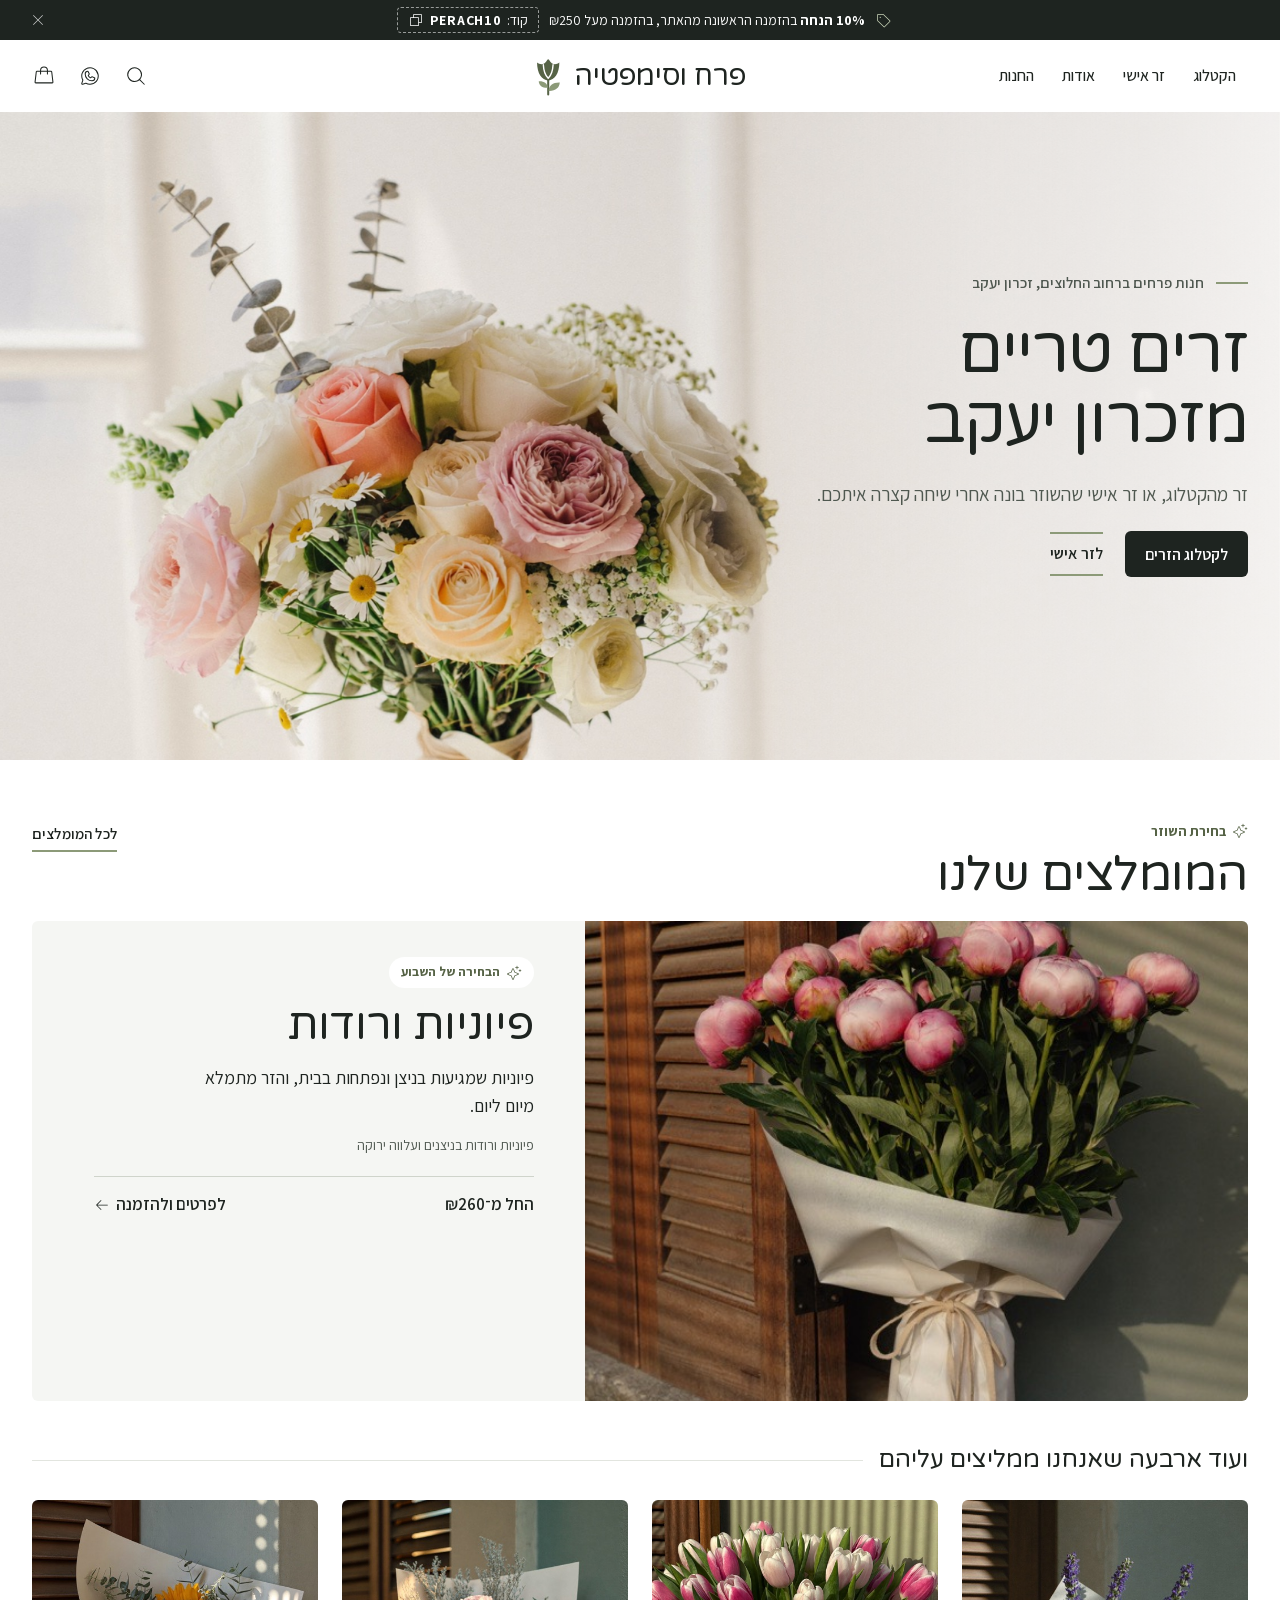
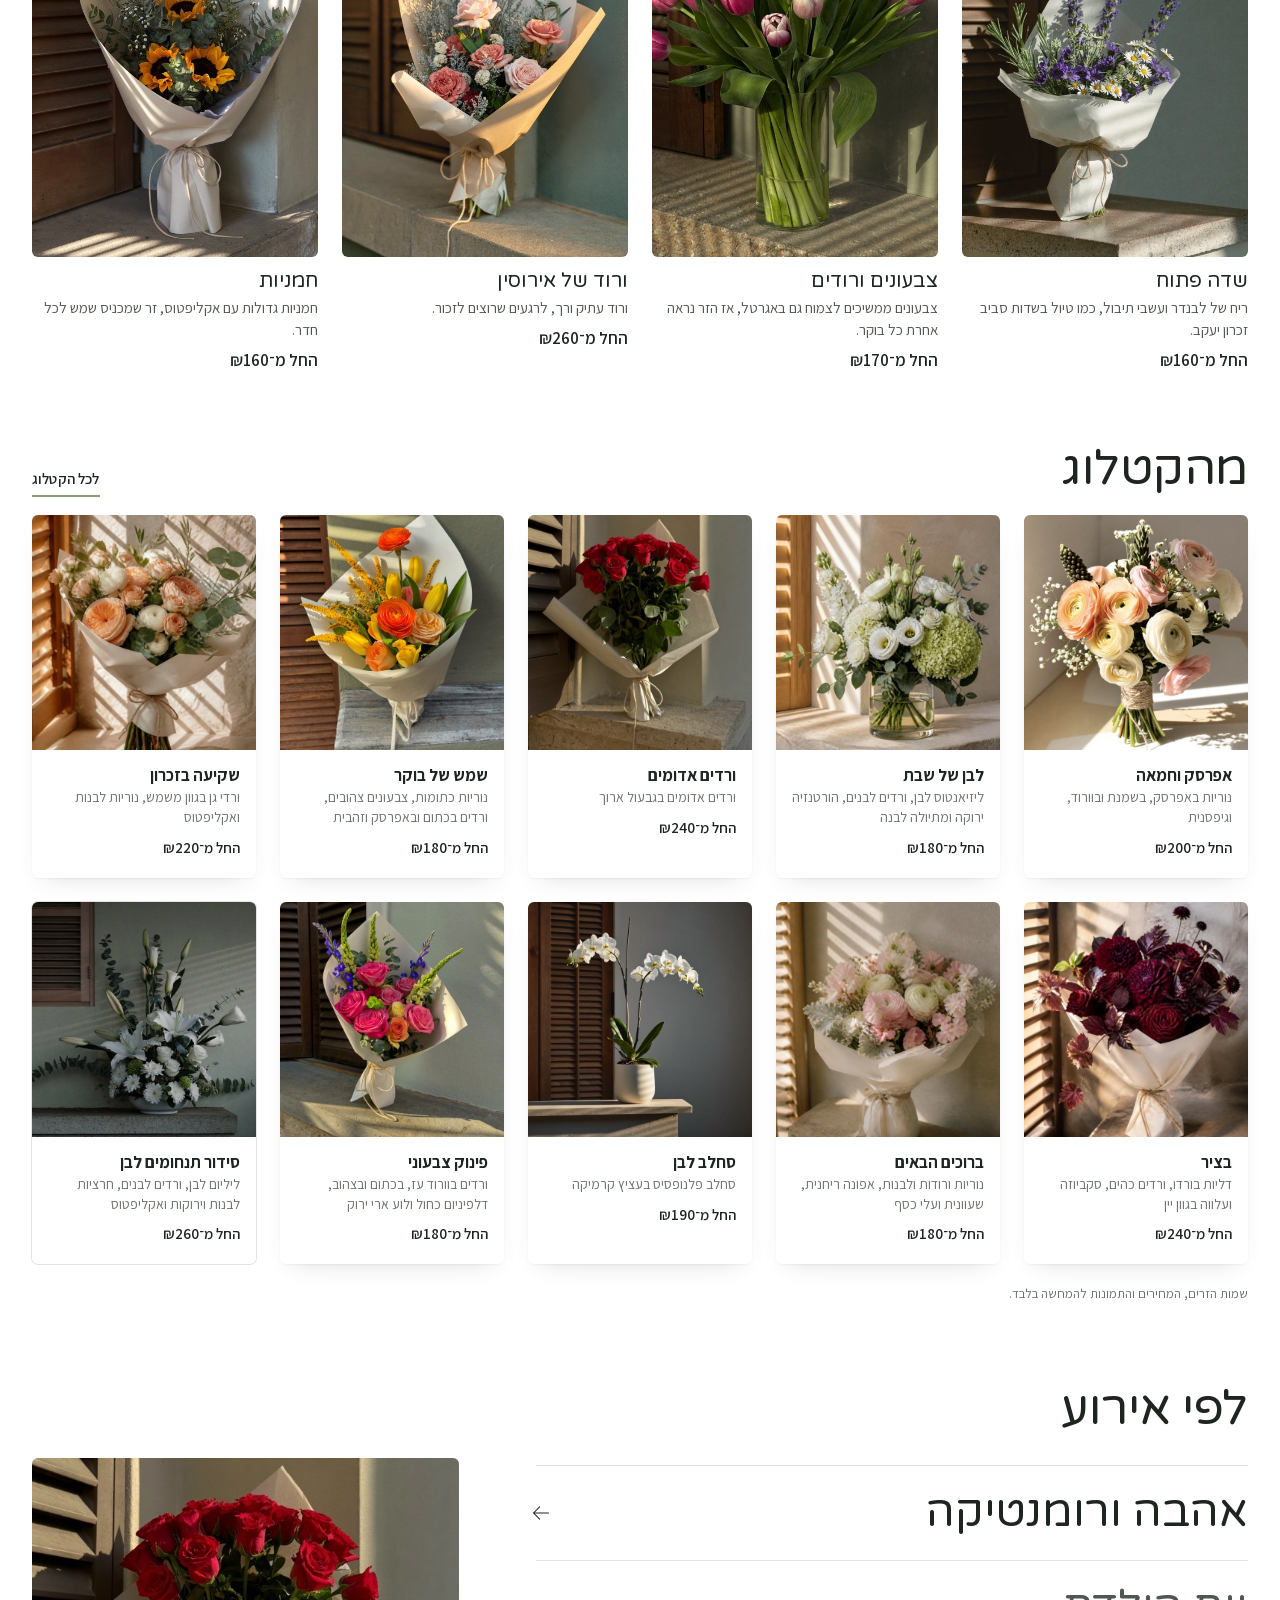
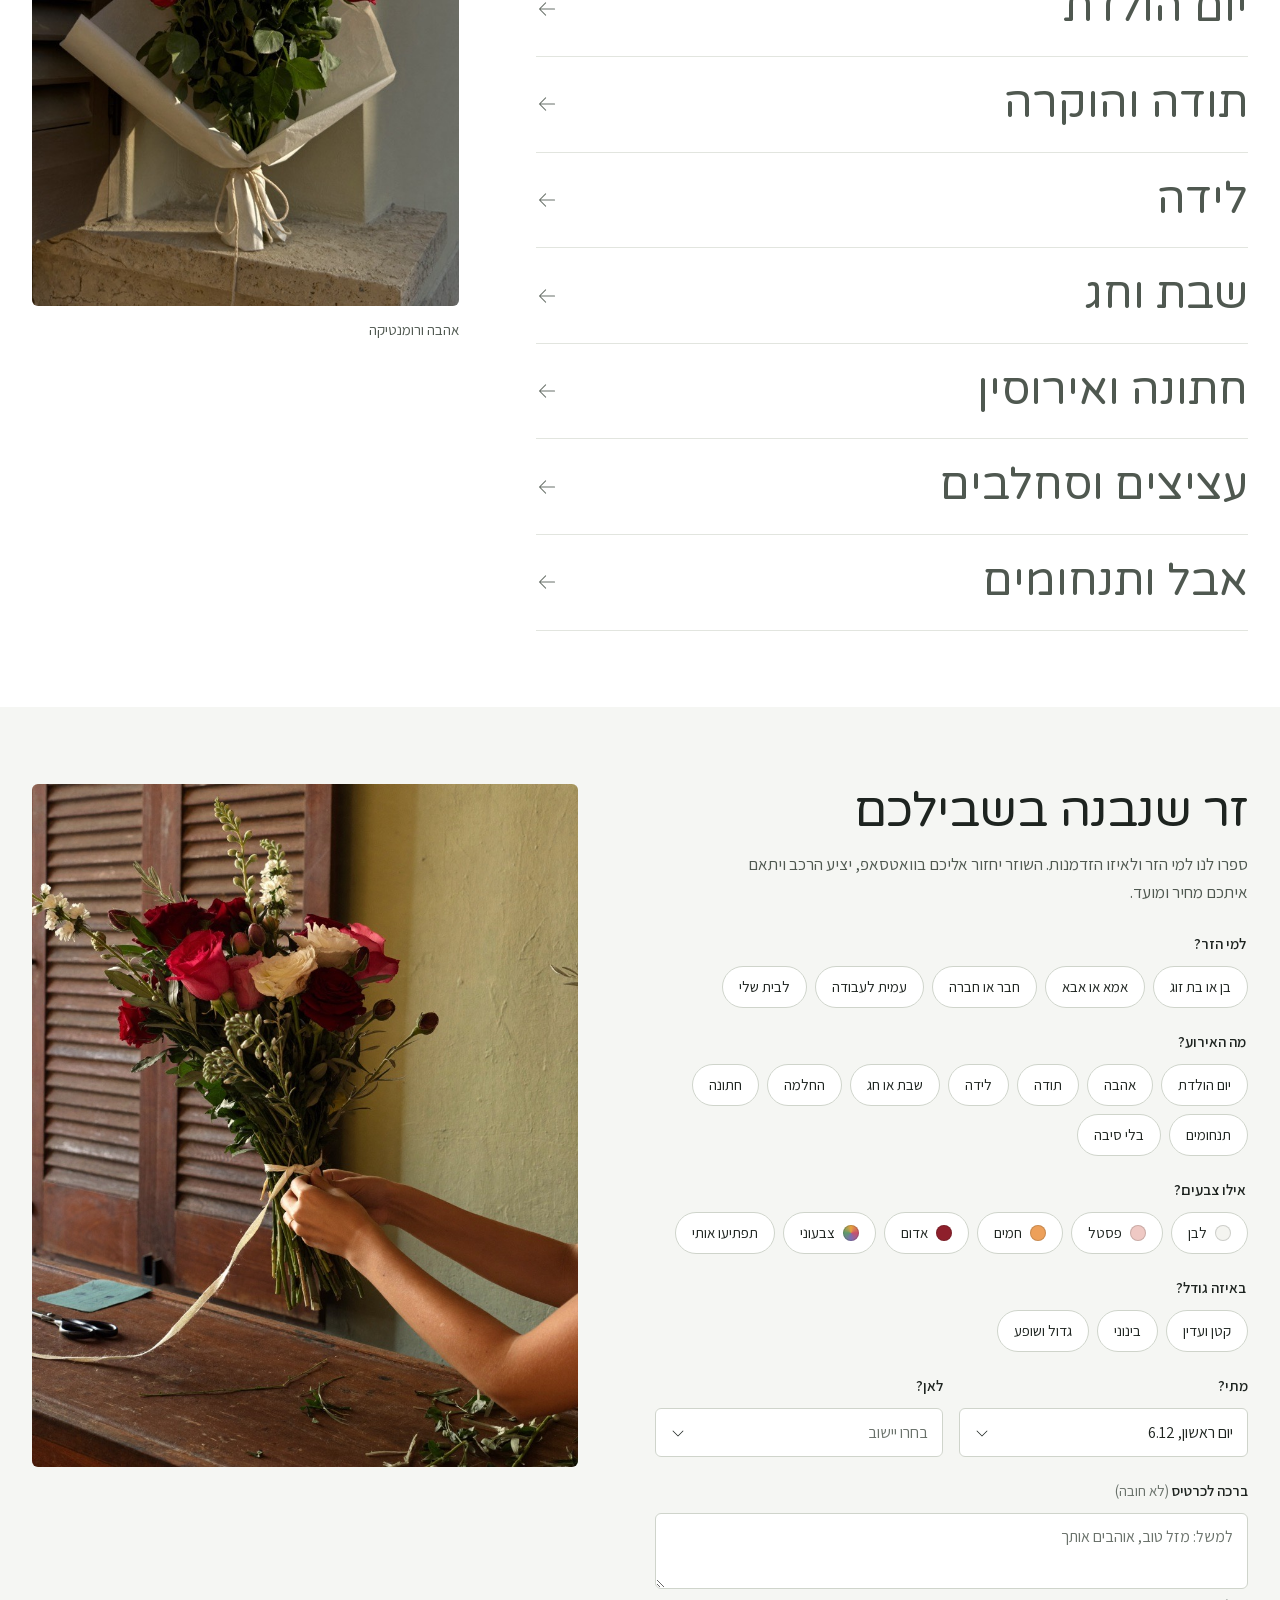
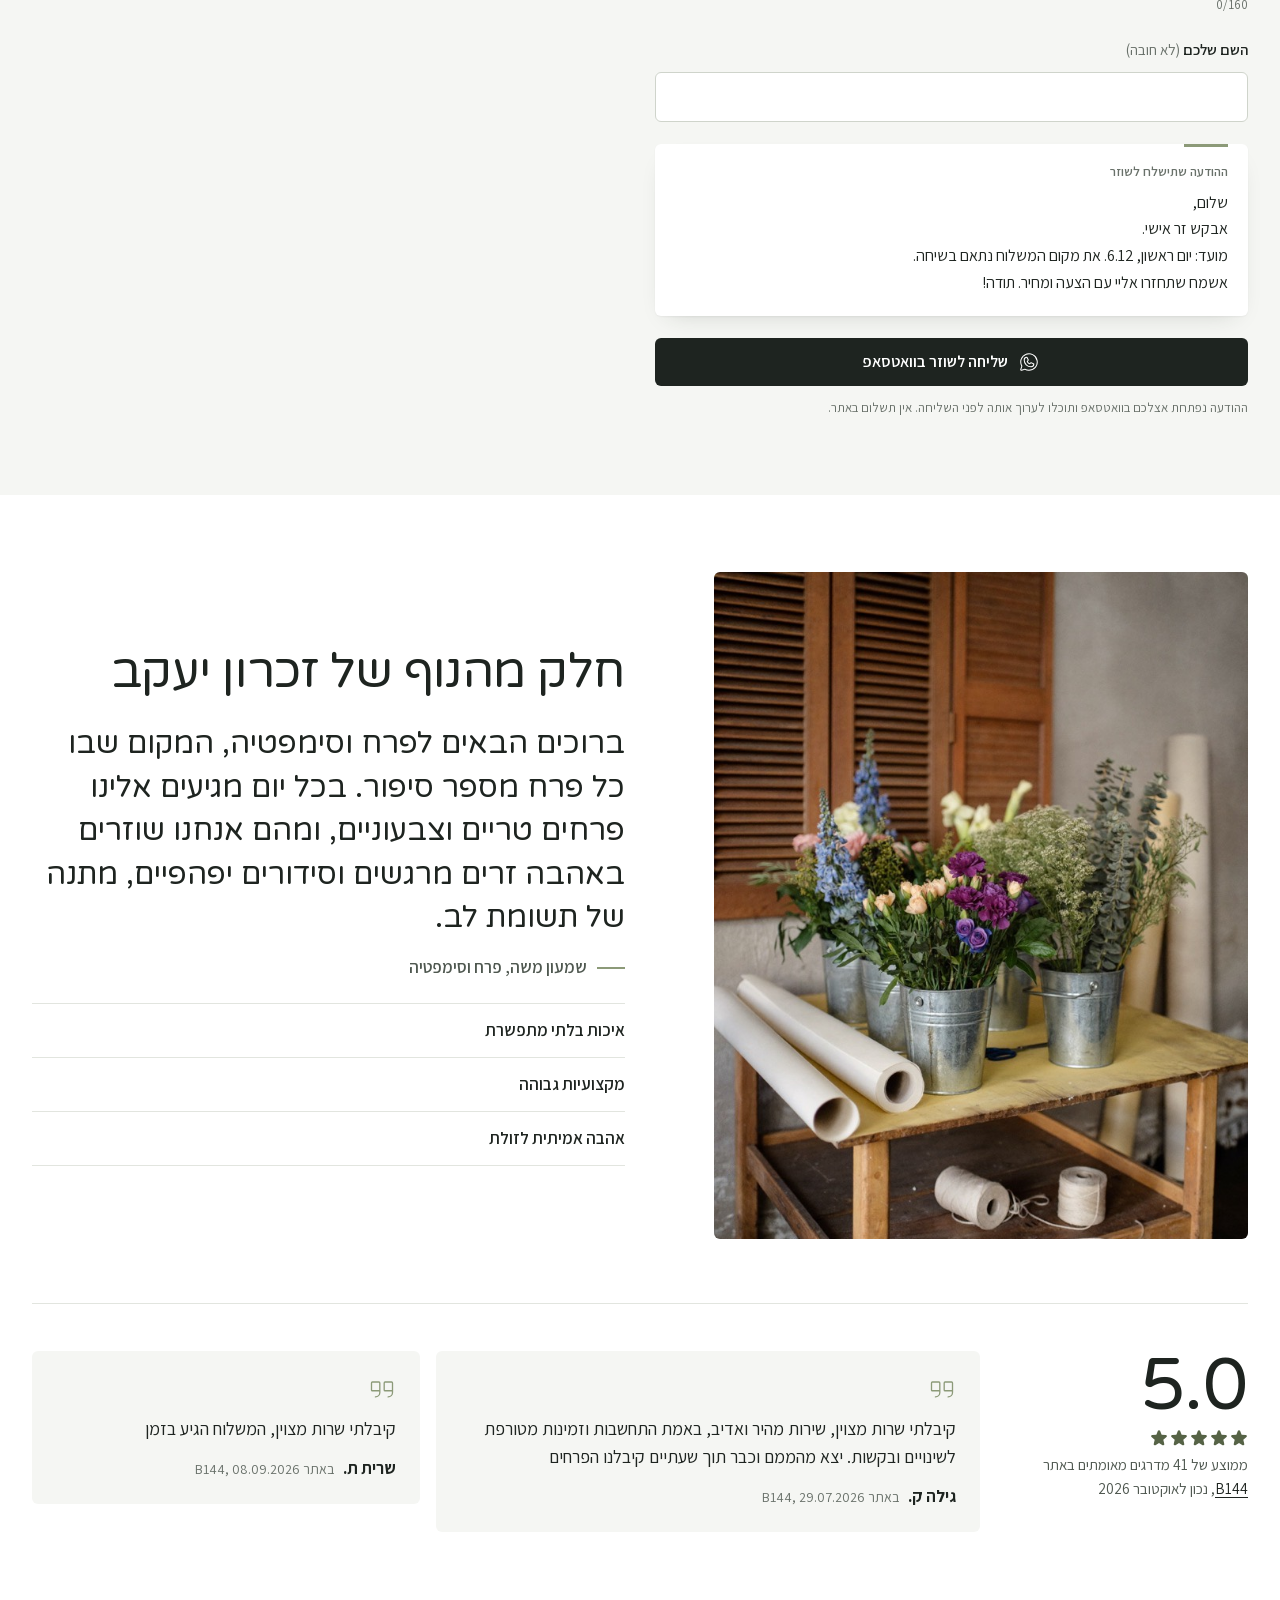
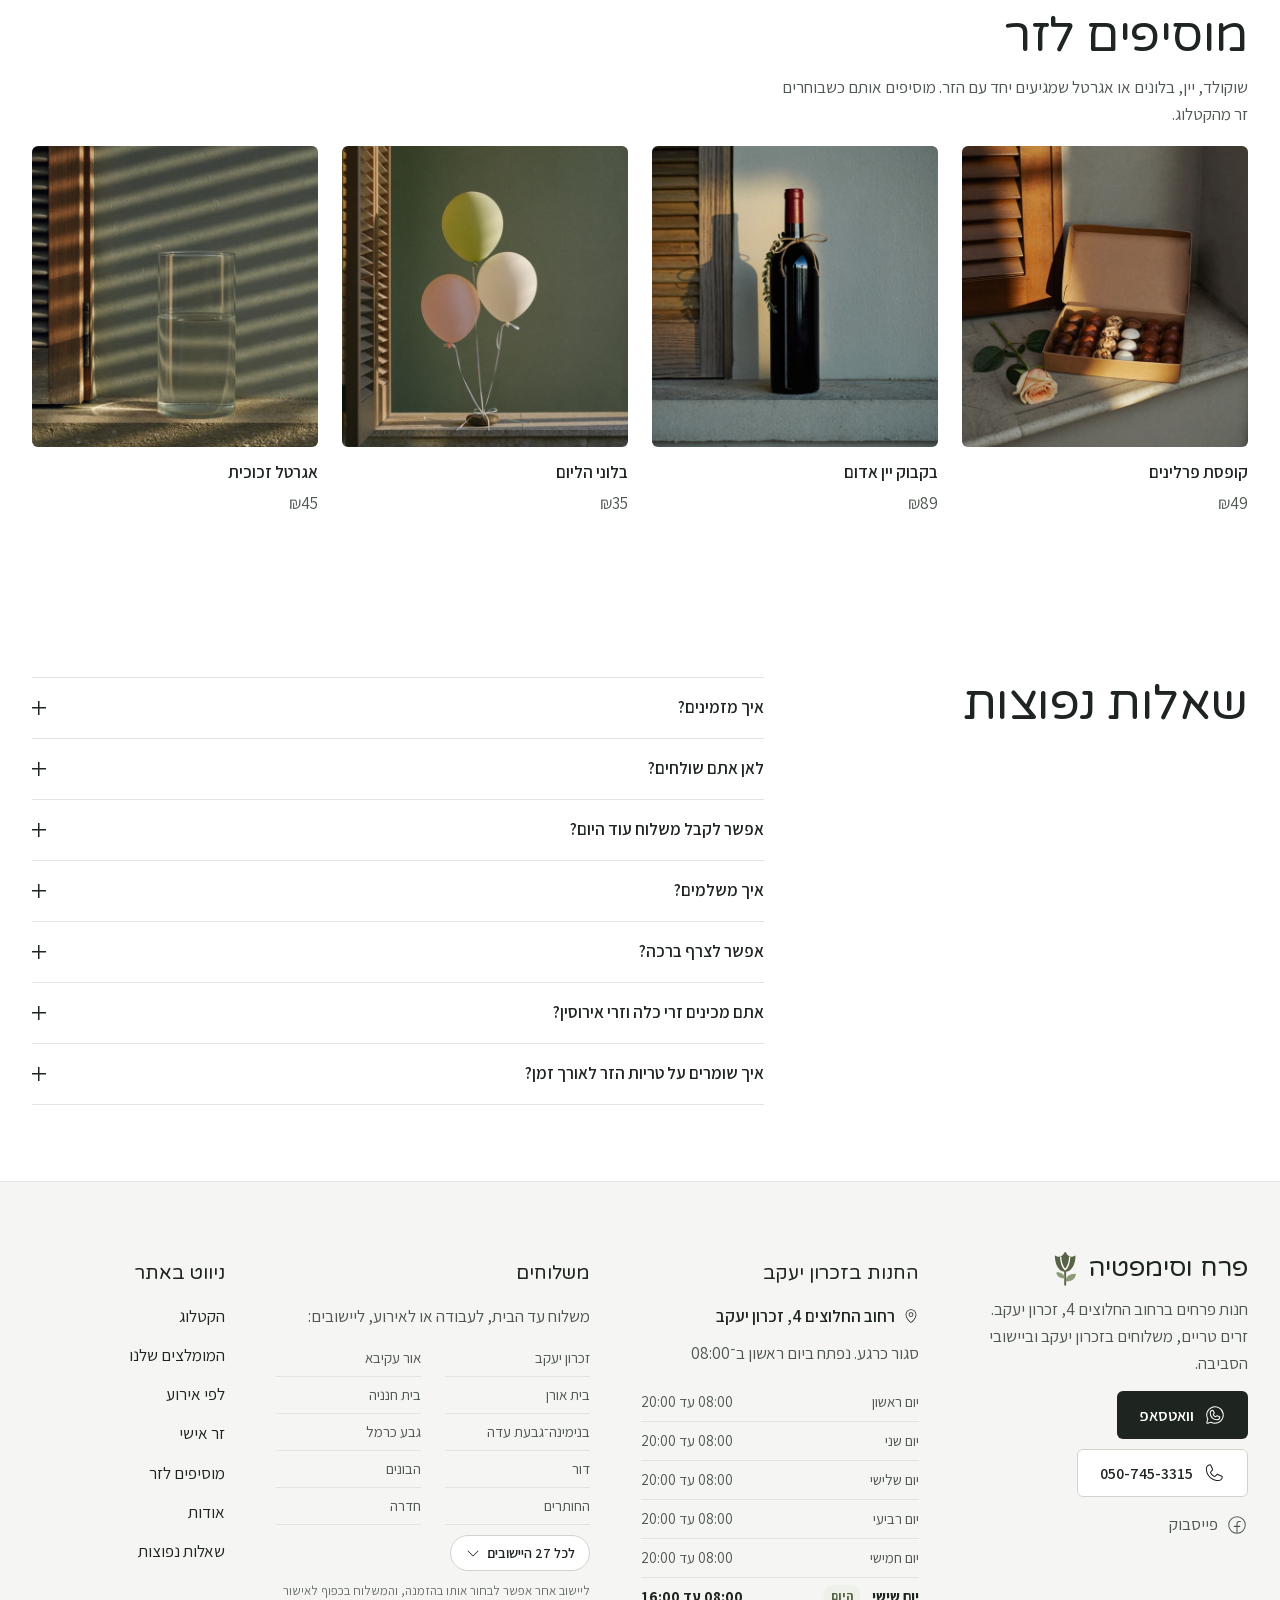
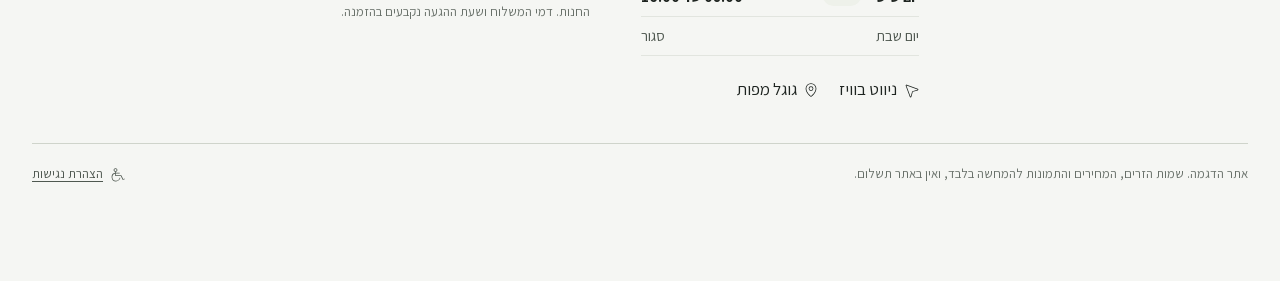
<file: index.html>
<!doctype html>
<html lang="he" dir="rtl">
<head>
  <meta charset="utf-8">
  <meta name="viewport" content="width=device-width, initial-scale=1, viewport-fit=cover">
  <title>פרח וסימפטיה | חנות פרחים בזכרון יעקב</title>
  <meta name="description" content="פרח וסימפטיה, חנות הפרחים של שמעון משה ברחוב החלוצים 4 בזכרון יעקב. זרים מהקטלוג או זר אישי שנבנה אחרי שיחה עם השוזר, עם משלוחים בזכרון יעקב והסביבה.">
  <meta name="theme-color" content="#ffffff">
  <meta name="robots" content="noindex, nofollow">
  <meta property="og:type" content="website">
  <meta property="og:locale" content="he_IL">
  <meta property="og:site_name" content="פרח וסימפטיה">
  <meta property="og:title" content="פרח וסימפטיה | חנות פרחים בזכרון יעקב">
  <meta property="og:description" content="פרח וסימפטיה, חנות הפרחים של שמעון משה ברחוב החלוצים 4 בזכרון יעקב. זרים מהקטלוג או זר אישי שנבנה אחרי שיחה עם השוזר, עם משלוחים בזכרון יעקב והסביבה.">
  <meta property="og:image" content="assets/img/og.jpg">
  <link rel="icon" href="assets/favicon.svg" type="image/svg+xml">
  <link rel="preload" href="assets/fonts/assistant-hebrew.woff2" as="font" type="font/woff2" crossorigin>
  <link rel="preload" href="assets/fonts/varela-hebrew.woff2" as="font" type="font/woff2" crossorigin>
  <link rel="preload" href="assets/img/hero-tall.jpg" as="image" media="(max-width: 899px)">
  <link rel="preload" href="assets/img/hero-wide.jpg" as="image" media="(min-width: 900px)">
  <link rel="stylesheet" href="assets/css/styles.css?v=202610151030">
</head>
<body data-page="index">
<script>try{if(localStorage.getItem('pv-promo-closed'))document.documentElement.classList.add('promo-closed')}catch(e){}</script>
<svg xmlns="http://www.w3.org/2000/svg" style="display:none" aria-hidden="true"><symbol id="i-arrow-left" viewBox="0 0 256 256"><path d="M222,128a6,6,0,0,1-6,6H54.49l61.75,61.76a6,6,0,1,1-8.48,8.48l-72-72a6,6,0,0,1,0-8.48l72-72a6,6,0,0,1,8.48,8.48L54.49,122H216A6,6,0,0,1,222,128Z"/></symbol><symbol id="i-arrow-right" viewBox="0 0 256 256"><path d="M220.24,132.24l-72,72a6,6,0,0,1-8.48-8.48L201.51,134H40a6,6,0,0,1,0-12H201.51L139.76,60.24a6,6,0,0,1,8.48-8.48l72,72A6,6,0,0,1,220.24,132.24Z"/></symbol><symbol id="i-arrow-up-left" viewBox="0 0 256 256"><path d="M196.24,196.24a6,6,0,0,1-8.48,0L70,78.48V168a6,6,0,0,1-12,0V64a6,6,0,0,1,6-6H168a6,6,0,0,1,0,12H78.48L196.24,187.76A6,6,0,0,1,196.24,196.24Z"/></symbol><symbol id="i-calendar-blank" viewBox="0 0 256 256"><path d="M208,34H182V24a6,6,0,0,0-12,0V34H86V24a6,6,0,0,0-12,0V34H48A14,14,0,0,0,34,48V208a14,14,0,0,0,14,14H208a14,14,0,0,0,14-14V48A14,14,0,0,0,208,34ZM48,46H74V56a6,6,0,0,0,12,0V46h84V56a6,6,0,0,0,12,0V46h26a2,2,0,0,1,2,2V82H46V48A2,2,0,0,1,48,46ZM208,210H48a2,2,0,0,1-2-2V94H210V208A2,2,0,0,1,208,210Z"/></symbol><symbol id="i-caret-down" viewBox="0 0 256 256"><path d="M212.24,100.24l-80,80a6,6,0,0,1-8.48,0l-80-80a6,6,0,0,1,8.48-8.48L128,167.51l75.76-75.75a6,6,0,0,1,8.48,8.48Z"/></symbol><symbol id="i-caret-left" viewBox="0 0 256 256"><path d="M164.24,203.76a6,6,0,1,1-8.48,8.48l-80-80a6,6,0,0,1,0-8.48l80-80a6,6,0,0,1,8.48,8.48L88.49,128Z"/></symbol><symbol id="i-chat-circle-text" viewBox="0 0 256 256"><path d="M166,112a6,6,0,0,1-6,6H96a6,6,0,0,1,0-12h64A6,6,0,0,1,166,112Zm-6,26H96a6,6,0,0,0,0,12h64a6,6,0,0,0,0-12Zm70-10A102,102,0,0,1,79.31,217.65L44.44,229.27a14,14,0,0,1-17.71-17.71l11.62-34.87A102,102,0,1,1,230,128Zm-12,0A90,90,0,1,0,50.08,173.06a6,6,0,0,1,.5,4.91L38.12,215.35a2,2,0,0,0,2.53,2.53L78,205.42a6.2,6.2,0,0,1,1.9-.31,6.09,6.09,0,0,1,3,.81A90,90,0,0,0,218,128Z"/></symbol><symbol id="i-check-circle" viewBox="0 0 256 256"><path d="M172.24,99.76a6,6,0,0,1,0,8.48l-56,56a6,6,0,0,1-8.48,0l-24-24a6,6,0,0,1,8.48-8.48L112,151.51l51.76-51.75A6,6,0,0,1,172.24,99.76ZM230,128A102,102,0,1,1,128,26,102.12,102.12,0,0,1,230,128Zm-12,0a90,90,0,1,0-90,90A90.1,90.1,0,0,0,218,128Z"/></symbol><symbol id="i-check" viewBox="0 0 256 256"><path d="M228.24,76.24l-128,128a6,6,0,0,1-8.48,0l-56-56a6,6,0,0,1,8.48-8.48L96,191.51,219.76,67.76a6,6,0,0,1,8.48,8.48Z"/></symbol><symbol id="i-clock" viewBox="0 0 256 256"><path d="M128,26A102,102,0,1,0,230,128,102.12,102.12,0,0,0,128,26Zm0,192a90,90,0,1,1,90-90A90.1,90.1,0,0,1,128,218Zm62-90a6,6,0,0,1-6,6H128a6,6,0,0,1-6-6V72a6,6,0,0,1,12,0v50h50A6,6,0,0,1,190,128Z"/></symbol><symbol id="i-facebook-logo" viewBox="0 0 256 256"><path d="M128,26A102,102,0,1,0,230,128,102.12,102.12,0,0,0,128,26Zm6,191.8V150h26a6,6,0,0,0,0-12H134V112a18,18,0,0,1,18-18h16a6,6,0,0,0,0-12H152a30,30,0,0,0-30,30v26H96a6,6,0,0,0,0,12h26v67.8a90,90,0,1,1,12,0Z"/></symbol><symbol id="i-flower-lotus" viewBox="0 0 256 256"><path d="M244.1,122.63a13.56,13.56,0,0,0-8.3-6.4,72.62,72.62,0,0,0-24.17-2c4.67-20.63,1.62-36.91-1.45-46.4A14.16,14.16,0,0,0,193.7,58.3a84.21,84.21,0,0,0-29.76,13.11,92.6,92.6,0,0,0-27.52-34.6,14,14,0,0,0-16.85,0,92.7,92.7,0,0,0-27.51,34.6A84.16,84.16,0,0,0,62.29,58.3a14.15,14.15,0,0,0-16.47,9.54c-3.07,9.49-6.12,25.77-1.45,46.4a72.62,72.62,0,0,0-24.17,2,13.56,13.56,0,0,0-8.3,6.4,14,14,0,0,0-1.4,10.74C13.81,145.66,24,169,54.92,187.51S113.29,206,128,206s42.12,0,73.06-18.49,41.11-41.85,44.42-54.14A14,14,0,0,0,244.1,122.63ZM168.48,82.9A73.1,73.1,0,0,1,196.22,70a2.2,2.2,0,0,1,2.54,1.5C202.7,83.72,206.57,109,188.17,141a129.75,129.75,0,0,1-28,33.37C167.85,161,174,142.93,174,119.17A116.13,116.13,0,0,0,168.48,82.9ZM57.24,71.53A2.2,2.2,0,0,1,59.78,70,73.1,73.1,0,0,1,87.52,82.9,116.13,116.13,0,0,0,82,119.17c0,23.76,6.15,41.85,13.81,55.17a129.58,129.58,0,0,1-28-33.37C49.43,109,53.3,83.72,57.24,71.53ZM61.08,177.2c-27.3-16.31-36.15-36.42-39-47a2.08,2.08,0,0,1,.21-1.61,1.71,1.71,0,0,1,1-.8A62.16,62.16,0,0,1,48,126.72,126.25,126.25,0,0,0,57.43,147a141,141,0,0,0,41,44.72A114.83,114.83,0,0,1,61.08,177.2ZM128,192.86c-8.68-6.2-34-28.2-34-73.69,0-43.36,22.94-65.34,32.8-72.78a2,2,0,0,1,2.4,0c9.86,7.44,32.8,29.42,32.8,72.78C162,164.94,136.81,186.67,128,192.86Zm105.9-62.62c-2.85,10.54-11.7,30.65-39,47a114.83,114.83,0,0,1-37.38,14.47,141,141,0,0,0,41-44.72A126.25,126.25,0,0,0,208,126.72a62.16,62.16,0,0,1,24.73,1.11,1.71,1.71,0,0,1,1,.8A2.08,2.08,0,0,1,233.92,130.24Z"/></symbol><symbol id="i-funnel-simple" viewBox="0 0 256 256"><path d="M198,136a6,6,0,0,1-6,6H64a6,6,0,0,1,0-12H192A6,6,0,0,1,198,136Zm34-54H24a6,6,0,0,0,0,12H232a6,6,0,0,0,0-12Zm-80,96H104a6,6,0,0,0,0,12h48a6,6,0,0,0,0-12Z"/></symbol><symbol id="i-gift" viewBox="0 0 256 256"><path d="M216,74H174.74a46.41,46.41,0,0,0,6-4.48,27.56,27.56,0,0,0,9.22-20A30.63,30.63,0,0,0,158.5,18a27.56,27.56,0,0,0-20,9.22A57.1,57.1,0,0,0,128,45.76a57.1,57.1,0,0,0-10.48-18.53A27.56,27.56,0,0,0,97.5,18,30.63,30.63,0,0,0,66,49.51a27.56,27.56,0,0,0,9.22,20,45.74,45.74,0,0,0,6,4.48H40A14,14,0,0,0,26,88v32a14,14,0,0,0,14,14h2v66a14,14,0,0,0,14,14H200a14,14,0,0,0,14-14V134h2a14,14,0,0,0,14-14V88A14,14,0,0,0,216,74ZM135.77,63c2.25-12.12,6.29-21.75,11.69-27.85A15.68,15.68,0,0,1,158.86,30h.55A18.6,18.6,0,0,1,178,49.14a15.68,15.68,0,0,1-5.18,11.4C162.1,70,143.92,72.83,134.34,73.65,134.59,70.76,135,67.08,135.77,63ZM83.45,35.45A18.69,18.69,0,0,1,96.59,30h.55a15.68,15.68,0,0,1,11.4,5.18C118,45.9,120.83,64.08,121.65,73.66c-2.89-.25-6.57-.68-10.61-1.43C98.92,70,89.29,65.94,83.19,60.53A15.64,15.64,0,0,1,78,49.14,18.65,18.65,0,0,1,83.45,35.45ZM38,120V88a2,2,0,0,1,2-2h82v36H40A2,2,0,0,1,38,120Zm16,80V134h68v68H56A2,2,0,0,1,54,200Zm148,0a2,2,0,0,1-2,2H134V134h68Zm16-80a2,2,0,0,1-2,2H134V86h82a2,2,0,0,1,2,2Z"/></symbol><symbol id="i-handbag" viewBox="0 0 256 256"><path d="M237.9,198.36l-14.25-120a14.06,14.06,0,0,0-14-12.36H174V64a46,46,0,0,0-92,0v2H46.33a14.06,14.06,0,0,0-14,12.36l-14.25,120a14,14,0,0,0,14,15.64H223.92a14,14,0,0,0,14-15.64ZM94,64a34,34,0,0,1,68,0v2H94ZM225.5,201.3a2.07,2.07,0,0,1-1.58.7H32.08a2.07,2.07,0,0,1-1.58-.7,1.92,1.92,0,0,1-.49-1.53l14.26-120A2,2,0,0,1,46.33,78H82v26a6,6,0,0,0,12,0V78h68v26a6,6,0,0,0,12,0V78h35.67a2,2,0,0,1,2.06,1.77l14.26,120A1.92,1.92,0,0,1,225.5,201.3Z"/></symbol><symbol id="i-list" viewBox="0 0 256 256"><path d="M222,128a6,6,0,0,1-6,6H40a6,6,0,0,1,0-12H216A6,6,0,0,1,222,128ZM40,70H216a6,6,0,0,0,0-12H40a6,6,0,0,0,0,12ZM216,186H40a6,6,0,0,0,0,12H216a6,6,0,0,0,0-12Z"/></symbol><symbol id="i-map-pin" viewBox="0 0 256 256"><path d="M128,66a38,38,0,1,0,38,38A38,38,0,0,0,128,66Zm0,64a26,26,0,1,1,26-26A26,26,0,0,1,128,130Zm0-112a86.1,86.1,0,0,0-86,86c0,30.91,14.34,63.74,41.47,94.94a252.32,252.32,0,0,0,41.09,38,6,6,0,0,0,6.88,0,252.32,252.32,0,0,0,41.09-38c27.13-31.2,41.47-64,41.47-94.94A86.1,86.1,0,0,0,128,18Zm0,206.51C113,212.93,54,163.62,54,104a74,74,0,0,1,148,0C202,163.62,143,212.93,128,224.51Z"/></symbol><symbol id="i-minus" viewBox="0 0 256 256"><path d="M222,128a6,6,0,0,1-6,6H40a6,6,0,0,1,0-12H216A6,6,0,0,1,222,128Z"/></symbol><symbol id="i-navigation-arrow" viewBox="0 0 256 256"><path d="M236.65,108.1,60.72,42.83l-.13,0A14,14,0,0,0,42.78,60.59s0,.09,0,.13L108.1,236.65A13.77,13.77,0,0,0,121.28,246h.26a13.8,13.8,0,0,0,13.14-9.88l0-.15,22.14-79.1L236,134.73l.15,0a14,14,0,0,0,.53-26.58Zm-4,15.1-82.26,23a6,6,0,0,0-4.16,4.16l-23,82.26a1.85,1.85,0,0,1-1.86,1.36,1.82,1.82,0,0,1-1.92-1.35.61.61,0,0,0,0-.12L54.11,56.62a2,2,0,0,1,2.51-2.51l175.91,65.26.12,0a2,2,0,0,1,0,3.79Z"/></symbol><symbol id="i-phone" viewBox="0 0 256 256"><path d="M221.59,160.3l-47.24-21.17a14,14,0,0,0-13.28,1.22,4.81,4.81,0,0,0-.56.42l-24.69,21a1.88,1.88,0,0,1-1.68.06c-15.87-7.66-32.31-24-40-39.65a1.91,1.91,0,0,1,0-1.68l21.07-25a6.13,6.13,0,0,0,.42-.58,14,14,0,0,0,1.12-13.27L95.73,34.49a14,14,0,0,0-14.56-8.38A54.24,54.24,0,0,0,34,80c0,78.3,63.7,142,142,142a54.25,54.25,0,0,0,53.89-47.17A14,14,0,0,0,221.59,160.3ZM176,210C104.32,210,46,151.68,46,80A42.23,42.23,0,0,1,82.67,38h.23a2,2,0,0,1,1.84,1.31l21.1,47.11a2,2,0,0,1,0,1.67L84.73,113.15a4.73,4.73,0,0,0-.43.57,14,14,0,0,0-.91,13.73c8.87,18.16,27.17,36.32,45.53,45.19a14,14,0,0,0,13.77-1c.19-.13.38-.27.56-.42l24.68-21a1.92,1.92,0,0,1,1.6-.1l47.25,21.17a2,2,0,0,1,1.21,2A42.24,42.24,0,0,1,176,210Z"/></symbol><symbol id="i-pencil-simple" viewBox="0 0 256 256"><path d="M225.91,74.79,181.22,30.1a14,14,0,0,0-19.8,0L38.1,153.41a13.94,13.94,0,0,0-4.1,9.9V208a14,14,0,0,0,14,14H92.69a13.94,13.94,0,0,0,9.9-4.1L225.91,94.59A14,14,0,0,0,225.91,74.79ZM94.1,209.41a2,2,0,0,1-1.41.59H48a2,2,0,0,1-2-2V163.31a2,2,0,0,1,.59-1.41L136,72.48,183.52,120ZM217.41,86.1,192,111.51,144.49,64,169.9,38.59a2,2,0,0,1,2.83,0l44.68,44.69A2,2,0,0,1,217.41,86.1Z"/></symbol><symbol id="i-plus" viewBox="0 0 256 256"><path d="M222,128a6,6,0,0,1-6,6H134v82a6,6,0,0,1-12,0V134H40a6,6,0,0,1,0-12h82V40a6,6,0,0,1,12,0v82h82A6,6,0,0,1,222,128Z"/></symbol><symbol id="i-quotes" viewBox="0 0 256 256"><path d="M100,58H40A14,14,0,0,0,26,72v64a14,14,0,0,0,14,14h62v10a34,34,0,0,1-34,34,6,6,0,0,0,0,12,46.06,46.06,0,0,0,46-46V72A14,14,0,0,0,100,58Zm2,80H40a2,2,0,0,1-2-2V72a2,2,0,0,1,2-2h60a2,2,0,0,1,2,2ZM216,58H156a14,14,0,0,0-14,14v64a14,14,0,0,0,14,14h62v10a34,34,0,0,1-34,34,6,6,0,0,0,0,12,46.06,46.06,0,0,0,46-46V72A14,14,0,0,0,216,58Zm2,80H156a2,2,0,0,1-2-2V72a2,2,0,0,1,2-2h60a2,2,0,0,1,2,2Z"/></symbol><symbol id="i-sort-ascending" viewBox="0 0 256 256"><path d="M126,128a6,6,0,0,1-6,6H48a6,6,0,0,1,0-12h72A6,6,0,0,1,126,128ZM48,70H184a6,6,0,0,0,0-12H48a6,6,0,0,0,0,12Zm56,116H48a6,6,0,0,0,0,12h56a6,6,0,0,0,0-12Zm124.24-22.24a6,6,0,0,0-8.48,0L190,193.51V112a6,6,0,0,0-12,0v81.51l-29.76-29.75a6,6,0,0,0-8.48,8.48l40,40a6,6,0,0,0,8.48,0l40-40A6,6,0,0,0,228.24,163.76Z"/></symbol><symbol id="i-star" viewBox="0 0 256 256"><path d="M234.29,114.85l-45,38.83L203,211.75a16.4,16.4,0,0,1-24.5,17.82L128,198.49,77.47,229.57A16.4,16.4,0,0,1,53,211.75l13.76-58.07-45-38.83A16.46,16.46,0,0,1,31.08,86l59-4.76,22.76-55.08a16.36,16.36,0,0,1,30.27,0l22.75,55.08,59,4.76a16.46,16.46,0,0,1,9.37,28.86Z"/></symbol><symbol id="i-storefront" viewBox="0 0 256 256"><path d="M26.22,94.41A6,6,0,0,0,26,96v16A38,38,0,0,0,42,143V216a6,6,0,0,0,6,6H208a6,6,0,0,0,6-6V143A38,38,0,0,0,230,112V96a5.91,5.91,0,0,0-.23-1.64L215.43,44.15A14.07,14.07,0,0,0,202,34H54A14.07,14.07,0,0,0,40.57,44.15Zm25.89-47A2,2,0,0,1,54,46H202a2,2,0,0,1,1.92,1.45L216.05,90H40ZM102,102h52v10a26,26,0,0,1-52,0Zm-64,0H90v10a26,26,0,0,1-38.18,23,6,6,0,0,0-1.65-1A26,26,0,0,1,38,112ZM202,210H54V148.66a38,38,0,0,0,42-16.21,37.95,37.95,0,0,0,64,0,38,38,0,0,0,42,16.21Zm3.83-76a6,6,0,0,0-1.65,1A26,26,0,0,1,166,112V102h52v10A26,26,0,0,1,205.83,134Z"/></symbol><symbol id="i-trash" viewBox="0 0 256 256"><path d="M216,50H174V40a22,22,0,0,0-22-22H104A22,22,0,0,0,82,40V50H40a6,6,0,0,0,0,12H50V208a14,14,0,0,0,14,14H192a14,14,0,0,0,14-14V62h10a6,6,0,0,0,0-12ZM94,40a10,10,0,0,1,10-10h48a10,10,0,0,1,10,10V50H94ZM194,208a2,2,0,0,1-2,2H64a2,2,0,0,1-2-2V62H194ZM110,104v64a6,6,0,0,1-12,0V104a6,6,0,0,1,12,0Zm48,0v64a6,6,0,0,1-12,0V104a6,6,0,0,1,12,0Z"/></symbol><symbol id="i-truck" viewBox="0 0 256 256"><path d="M253.57,117.78l-14-35a13.93,13.93,0,0,0-13-8.8H190V64a6,6,0,0,0-6-6H32A14,14,0,0,0,18,72V184a14,14,0,0,0,14,14H50.6a30,30,0,0,0,58.8,0h53.2a30,30,0,0,0,58.8,0H240a14,14,0,0,0,14-14V120A6,6,0,0,0,253.57,117.78ZM190,86h36.58a2,2,0,0,1,1.86,1.26L239.14,114H190ZM30,72a2,2,0,0,1,2-2H178v68H30ZM80,210a18,18,0,1,1,18-18A18,18,0,0,1,80,210Zm82.6-24H109.4a30,30,0,0,0-58.8,0H32a2,2,0,0,1-2-2V150H178v15.48A30.1,30.1,0,0,0,162.6,186ZM192,210a18,18,0,1,1,18-18A18,18,0,0,1,192,210Zm50-26a2,2,0,0,1-2,2H221.4A30.05,30.05,0,0,0,192,162c-.67,0-1.34,0-2,.07V126h52Z"/></symbol><symbol id="i-whatsapp-logo" viewBox="0 0 256 256"><path d="M186.68,146.63l-32-16a6,6,0,0,0-6,.38L133,141.46A42.49,42.49,0,0,1,114.54,123L125,107.33a6,6,0,0,0,.38-6l-16-32A6,6,0,0,0,104,66a38,38,0,0,0-38,38,86.1,86.1,0,0,0,86,86,38,38,0,0,0,38-38A6,6,0,0,0,186.68,146.63ZM152,178a74.09,74.09,0,0,1-74-74,26,26,0,0,1,22.42-25.75l12.66,25.32-10.39,15.58a6,6,0,0,0-.54,5.63,54.43,54.43,0,0,0,29.07,29.07,6,6,0,0,0,5.63-.54l15.58-10.39,25.32,12.66A26,26,0,0,1,152,178ZM128,26A102,102,0,0,0,38.35,176.69L26.73,211.56a14,14,0,0,0,17.71,17.71l34.87-11.62A102,102,0,1,0,128,26Zm0,192a90,90,0,0,1-45.06-12.08,6.09,6.09,0,0,0-3-.81,6.2,6.2,0,0,0-1.9.31L40.65,217.88a2,2,0,0,1-2.53-2.53L50.58,178a6,6,0,0,0-.5-4.91A90,90,0,1,1,128,218Z"/></symbol><symbol id="i-wheelchair" viewBox="0 0 256 256"><path d="M253.69,190.1a6,6,0,0,0-7.59-3.79L227,192.66l-29.68-59.34A6,6,0,0,0,192,130H110V102.05c.66,0,1.33,0,2,0h56a6,6,0,0,0,0-12H112c-.67,0-1.33,0-2,0V77.4a30,30,0,1,0-12,0v14A70,70,0,0,0,112,230c32.62,0,62-22.08,69.81-52.5a6,6,0,0,0-11.62-3c-6.49,25.21-31,43.5-58.19,43.5A58,58,0,0,1,98,103.72V136a6,6,0,0,0,6,6h84.29l30.34,60.68a6,6,0,0,0,7.27,3l24-8A6,6,0,0,0,253.69,190.1ZM86,48a18,18,0,1,1,18,18A18,18,0,0,1,86,48Z"/></symbol><symbol id="i-x" viewBox="0 0 256 256"><path d="M204.24,195.76a6,6,0,1,1-8.48,8.48L128,136.49,60.24,204.24a6,6,0,0,1-8.48-8.48L119.51,128,51.76,60.24a6,6,0,0,1,8.48-8.48L128,119.51l67.76-67.75a6,6,0,0,1,8.48,8.48L136.49,128Z"/></symbol><symbol id="i-magnifying-glass" viewBox="0 0 256 256"><path d="M228.24,219.76l-51.38-51.38a86.15,86.15,0,1,0-8.48,8.48l51.38,51.38a6,6,0,0,0,8.48-8.48ZM38,112a74,74,0,1,1,74,74A74.09,74.09,0,0,1,38,112Z"/></symbol><symbol id="i-copy" viewBox="0 0 256 256"><path d="M216,34H88a6,6,0,0,0-6,6V82H40a6,6,0,0,0-6,6V216a6,6,0,0,0,6,6H168a6,6,0,0,0,6-6V174h42a6,6,0,0,0,6-6V40A6,6,0,0,0,216,34ZM162,210H46V94H162Zm48-48H174V88a6,6,0,0,0-6-6H94V46H210Z"/></symbol><symbol id="i-tag" viewBox="0 0 256 256"><path d="M241.91,137.42,142.59,38.1a13.94,13.94,0,0,0-9.9-4.1H40a6,6,0,0,0-6,6v92.69a13.94,13.94,0,0,0,4.1,9.9l99.32,99.32a14,14,0,0,0,19.8,0l84.69-84.69A14,14,0,0,0,241.91,137.42Zm-8.49,11.31-84.69,84.69a2,2,0,0,1-2.83,0L46.59,134.1a2,2,0,0,1-.59-1.41V46h86.69a2,2,0,0,1,1.41.59l99.32,99.31A2,2,0,0,1,233.42,148.73ZM94,84A10,10,0,1,1,84,74,10,10,0,0,1,94,84Z"/></symbol><symbol id="i-sparkle" viewBox="0 0 256 256"><path d="M196.89,130.94,144.4,111.6,125.06,59.11a13.92,13.92,0,0,0-26.12,0L79.6,111.6,27.11,130.94a13.92,13.92,0,0,0,0,26.12L79.6,176.4l19.34,52.49a13.92,13.92,0,0,0,26.12,0L144.4,176.4l52.49-19.34a13.92,13.92,0,0,0,0-26.12Zm-4.15,14.86-55.08,20.3a6,6,0,0,0-3.56,3.56l-20.3,55.08a1.92,1.92,0,0,1-3.6,0L89.9,169.66a6,6,0,0,0-3.56-3.56L31.26,145.8a1.92,1.92,0,0,1,0-3.6l55.08-20.3a6,6,0,0,0,3.56-3.56l20.3-55.08a1.92,1.92,0,0,1,3.6,0l20.3,55.08a6,6,0,0,0,3.56,3.56l55.08,20.3a1.92,1.92,0,0,1,0,3.6ZM146,40a6,6,0,0,1,6-6h18V16a6,6,0,0,1,12,0V34h18a6,6,0,0,1,0,12H182V64a6,6,0,0,1-12,0V46H152A6,6,0,0,1,146,40ZM246,88a6,6,0,0,1-6,6H230v10a6,6,0,0,1-12,0V94H208a6,6,0,0,1,0-12h10V72a6,6,0,0,1,12,0V82h10A6,6,0,0,1,246,88Z"/></symbol></svg>
<a class="skip-link" href="#main">דילוג לתוכן</a>

<aside class="promo" data-promo aria-label="מבצע">
  <div class="container promo__inner">
    <svg class="icon icon--sm promo__icon" aria-hidden="true"><use href="#i-tag"/></svg>
    <p class="promo__text"><span class="promo__long"><strong>10% הנחה</strong> בהזמנה הראשונה מהאתר, בהזמנה מעל ₪250</span><span class="promo__short"><strong>10% הנחה</strong> בהזמנה ראשונה מעל ₪250</span></p>
    <button class="promo__code" type="button" data-copy-code aria-label="העתקת קוד הקופון PERACH10"><span class="promo__code-label">קוד:</span> <span dir="ltr">PERACH10</span><svg class="icon icon--sm" aria-hidden="true"><use href="#i-copy"/></svg></button>
    <button class="promo__close" type="button" aria-label="סגירת פס ההנחה" data-promo-close><svg class="icon icon--sm" aria-hidden="true"><use href="#i-x"/></svg></button>
  </div>
</aside>

<header class="site-header" data-header>
  <div class="container site-header__inner">
    <button class="icon-btn site-header__menu" type="button" aria-label="פתיחת התפריט" aria-controls="menu-drawer" aria-expanded="false" data-open-menu>
      <svg class="icon" aria-hidden="true"><use href="#i-list"/></svg>
    </button>

    <nav class="primary-nav" aria-label="ניווט ראשי">
      <ul class="primary-nav__list">
        <li class="primary-nav__item" data-mega>
          <button class="primary-nav__link" type="button" aria-expanded="false" aria-controls="mega-catalog" data-mega-trigger>הקטלוג</button>
          <div class="mega" id="mega-catalog" data-mega-panel hidden>
            <div class="container mega__inner">
              <div class="mega__col">
                <p class="mega__title">לפי אירוע</p>
                <ul class="mega__links" data-mega-occasions></ul>
              </div>
              <div class="mega__col">
                <p class="mega__title">לפי צבע</p>
                <ul class="mega__links">
                  <li><a href="catalog.html?color=white" data-filter="color:white">לבן ונקי</a></li>
                  <li><a href="catalog.html?color=pastel" data-filter="color:pastel">פסטל רך</a></li>
                  <li><a href="catalog.html?color=warm" data-filter="color:warm">גוונים חמים</a></li>
                  <li><a href="catalog.html?color=red" data-filter="color:red">אדום ובורדו</a></li>
                </ul>
              </div>
              <div class="mega__col">
                <p class="mega__title">לפי תקציב</p>
                <ul class="mega__links">
                  <li><a href="catalog.html?budget=low" data-filter="budget:low">עד ₪200</a></li>
                  <li><a href="catalog.html?budget=mid" data-filter="budget:mid">מעל ₪200 ועד ₪300</a></li>
                  <li><a href="catalog.html?budget=high" data-filter="budget:high">מעל ₪300</a></li>
                </ul>
                <a class="mega__all" href="catalog.html">לכל הקטלוג <svg class="icon icon--sm" aria-hidden="true"><use href="#i-arrow-left"/></svg></a>
              </div>
              <a class="mega__feature" href="catalog.html?occasion=picks" data-filter="occasion:picks">
                <img src="assets/img/peony.jpg" alt="" loading="lazy" width="600" height="630">
                <span class="mega__feature-text">
                  <span class="mega__kicker"><svg class="icon icon--sm" aria-hidden="true"><use href="#i-sparkle"/></svg> מומלצים</span>
                  <strong>הזרים שאנחנו ממליצים עליהם עכשיו</strong>
                  <span>בחירה קטנה של השוזר מתוך הקטלוג</span>
                </span>
              </a>
            </div>
          </div>
        </li>

        <li class="primary-nav__item" data-mega>
          <button class="primary-nav__link" type="button" aria-expanded="false" aria-controls="mega-personal" data-mega-trigger>זר אישי</button>
          <div class="mega" id="mega-personal" data-mega-panel hidden>
            <div class="container mega__inner">
              <div class="mega__col">
                <p class="mega__title">איך זה עובד</p>
                <ol class="mega__steps">
                  <li><span>1</span>מספרים לנו למי הזר ולאיזו הזדמנות</li>
                  <li><span>2</span>השוזר חוזר אליכם בוואטסאפ עם הצעה ומחיר</li>
                  <li><span>3</span>הזר נשזר ומגיע במועד שבחרתם</li>
                </ol>
              </div>
              <div class="mega__col">
                <p class="mega__title">מתחילים מאירוע</p>
                <ul class="mega__links">
                  <li><a href="index.html?for=birthday#personal" data-builder-occasion="birthday">יום הולדת</a></li>
                  <li><a href="index.html?for=love#personal" data-builder-occasion="love">אהבה</a></li>
                  <li><a href="index.html?for=thanks#personal" data-builder-occasion="thanks">תודה</a></li>
                  <li><a href="index.html?for=baby#personal" data-builder-occasion="baby">לידה</a></li>
                  <li><a href="index.html?for=wedding#personal" data-builder-occasion="wedding">חתונה ואירוסין</a></li>
                </ul>
              </div>
              <div class="mega__col">
                <p class="mega__title">מעדיפים לדבר?</p>
                <p class="mega__text">השוזר זמין בוואטסאפ ובטלפון בשעות הפתיחה.</p>
                <div class="mega__contact">
                  <a href="#" data-wa-link><svg class="icon icon--sm" aria-hidden="true"><use href="#i-whatsapp-logo"/></svg> וואטסאפ</a>
                  <a href="tel:+972507453315"><svg class="icon icon--sm" aria-hidden="true"><use href="#i-phone"/></svg> <span dir="ltr">050-745-3315</span></a>
                </div>
              </div>
              <a class="mega__feature" href="index.html#personal">
                <img src="assets/img/hands.jpg" alt="" loading="lazy" width="880" height="1100">
                <span class="mega__feature-text">
                  <strong>זר שנבנה בשבילכם</strong>
                  <span>בוחרים אירוע, צבעים וגודל, והשוזר עושה את השאר</span>
                  <span class="mega__go">לבניית הזר <svg class="icon icon--sm" aria-hidden="true"><use href="#i-arrow-left"/></svg></span>
                </span>
              </a>
            </div>
          </div>
        </li>

        <li class="primary-nav__item" data-mega>
          <button class="primary-nav__link" type="button" aria-expanded="false" aria-controls="mega-about" data-mega-trigger>אודות</button>
          <div class="mega" id="mega-about" data-mega-panel hidden>
            <div class="container mega__inner">
              <div class="mega__col">
                <p class="mega__title">הכירו אותנו</p>
                <ul class="mega__links">
                  <li><a href="index.html#about">הסיפור שלנו</a></li>
                  <li><a href="index.html#reviews">מה אומרים עלינו</a></li>
                  <li><a href="index.html#gifts">מוסיפים לזר</a></li>
                  <li><a href="index.html#faq">שאלות נפוצות</a></li>
                </ul>
              </div>
              <div class="mega__col">
                <p class="mega__title">מהחנות</p>
                <blockquote class="mega__quote">
                  <p>"המקום שבו כל פרח מספר סיפור."</p>
                  <footer>שמעון משה, פרח וסימפטיה</footer>
                </blockquote>
              </div>
              <div class="mega__col">
                <p class="mega__title">דירוג</p>
                <p class="mega__score"><strong>5.0</strong><span class="mega__stars" aria-hidden="true"><svg class="icon icon--sm" aria-hidden="true"><use href="#i-star"/></svg><svg class="icon icon--sm" aria-hidden="true"><use href="#i-star"/></svg><svg class="icon icon--sm" aria-hidden="true"><use href="#i-star"/></svg><svg class="icon icon--sm" aria-hidden="true"><use href="#i-star"/></svg><svg class="icon icon--sm" aria-hidden="true"><use href="#i-star"/></svg></span></p>
                <p class="mega__text">ממוצע של 41 מדרגים באתר B144</p>
              </div>
              <a class="mega__feature" href="index.html#about">
                <img src="assets/img/about.jpg" alt="" loading="lazy" width="675" height="900">
                <span class="mega__feature-text">
                  <strong>חלק מהנוף של זכרון יעקב</strong>
                  <span>ברחוב החלוצים 4</span>
                  <span class="mega__go">עוד עלינו <svg class="icon icon--sm" aria-hidden="true"><use href="#i-arrow-left"/></svg></span>
                </span>
              </a>
            </div>
          </div>
        </li>

        <li class="primary-nav__item" data-mega>
          <button class="primary-nav__link" type="button" aria-expanded="false" aria-controls="mega-shop" data-mega-trigger>החנות</button>
          <div class="mega" id="mega-shop" data-mega-panel hidden>
            <div class="container mega__inner">
              <div class="mega__col">
                <p class="mega__title">איפה אנחנו</p>
                <p class="mega__address"><svg class="icon icon--sm" aria-hidden="true"><use href="#i-map-pin"/></svg> רחוב החלוצים 4, זכרון יעקב</p>
                <p class="mega__status" data-open-status-long></p>
                <ul class="mega__links mega__links--sm">
                  <li><a href="https://waze.com/ul?q=%D7%94%D7%97%D7%9C%D7%95%D7%A6%D7%99%D7%9D%204%20%D7%96%D7%9B%D7%A8%D7%95%D7%9F%20%D7%99%D7%A2%D7%A7%D7%91&navigate=yes" target="_blank" rel="noopener">ניווט בוויז</a></li>
                  <li><a href="https://www.google.com/maps/search/?api=1&query=%D7%94%D7%97%D7%9C%D7%95%D7%A6%D7%99%D7%9D%204%20%D7%96%D7%9B%D7%A8%D7%95%D7%9F%20%D7%99%D7%A2%D7%A7%D7%91" target="_blank" rel="noopener">גוגל מפות</a></li>
                </ul>
              </div>
              <div class="mega__col">
                <p class="mega__title">שעות פתיחה</p>
                <dl class="mega__hours">
                  <div><dt>ראשון עד חמישי</dt><dd>08:00 עד 20:00</dd></div>
                  <div><dt>שישי</dt><dd>08:00 עד 16:00</dd></div>
                  <div><dt>שבת</dt><dd>סגור</dd></div>
                </dl>
                <a class="mega__all" href="#shop">כל הפרטים <svg class="icon icon--sm" aria-hidden="true"><use href="#i-arrow-left"/></svg></a>
              </div>
              <div class="mega__col">
                <p class="mega__title">משלוחים ל:</p>
                <ul class="mega__towns" data-towns data-towns-short></ul>
              </div>
              <div class="mega__feature mega__feature--card">
                <span class="mega__feature-text">
                  <strong>רוצים להזמין עכשיו?</strong>
                  <span>כתבו לנו או התקשרו, ונתאם איתכם זר, מועד ומשלוח.</span>
                </span>
                <span class="mega__buttons">
                  <a class="btn btn--primary" href="#" data-wa-link><svg class="icon" aria-hidden="true"><use href="#i-whatsapp-logo"/></svg> וואטסאפ</a>
                  <a class="btn btn--ghost" href="tel:+972507453315"><svg class="icon" aria-hidden="true"><use href="#i-phone"/></svg> <span dir="ltr">050-745-3315</span></a>
                </span>
              </div>
            </div>
          </div>
        </li>
      </ul>
    </nav>

    <a class="wordmark" href="index.html" aria-label="פרח וסימפטיה, לדף הבית"><span>פרח וסימפטיה</span><svg class="wordmark__mark" aria-hidden="true" focusable="false" xmlns="http://www.w3.org/2000/svg" viewBox="10 6 28 40"><path fill="#566346" d="M13 12.5c3.3 2.4 7.4 2.6 10.2-2.8.4-.8 1.2-.8 1.6 0 2.8 5.4 6.9 5.2 10.2 2.8 0 10.6-4.8 17.6-11 17.6S13 23.1 13 12.5Z"/><path fill="none" stroke="#fff" stroke-width="1.4" stroke-linecap="round" d="M19.2 14.6c.3 6.2 2 10.6 4.8 13.4M28.8 14.6c-.3 6.2-2 10.6-4.8 13.4"/><path fill="none" stroke="#566346" stroke-width="2" stroke-linecap="round" d="M24 29.8V44"/><path fill="#8c9a78" d="M24.4 40.4c.2-5.1 4.2-8.4 11-8.2-.3 5.3-4.4 8.5-11 8.2Z"/><path fill="#8c9a78" d="M23.6 37.4c-.2-4.1-3.4-6.8-8.9-6.6.2 4.4 3.6 6.8 8.9 6.6Z"/></svg></a>

    <div class="site-header__actions">
      <button class="icon-btn site-header__search" type="button" aria-label="חיפוש באתר" aria-controls="search" aria-expanded="false" data-open-search>
        <svg class="icon" aria-hidden="true"><use href="#i-magnifying-glass"/></svg>
      </button>
      <a class="icon-btn site-header__wa" href="#" data-wa-link aria-label="שיחה איתנו בוואטסאפ">
        <svg class="icon" aria-hidden="true"><use href="#i-whatsapp-logo"/></svg>
      </a>
      <button class="icon-btn bag-btn" type="button" aria-label="הסל שלי" aria-controls="bag-drawer" aria-expanded="false" data-open-bag>
        <svg class="icon" aria-hidden="true"><use href="#i-handbag"/></svg>
        <span class="bag-btn__count" data-bag-count hidden>0</span>
      </button>
    </div>
  </div>

</header>
<main id="main">
  <section class="hero" aria-labelledby="hero-title">
    <div class="hero__media">
      <picture>
        <source media="(min-width: 900px)" srcset="assets/img/hero-wide.jpg" width="2000" height="843">
        <img src="assets/img/hero-tall.jpg" alt="זר ורדי גן קשור ביד, בגווני אפרסק, שמנת וורוד עדין, מול חלון מואר" width="900" height="996" fetchpriority="high" decoding="async">
      </picture>
    </div>
    <div class="container hero__content">
      <p class="hero__kicker">חנות פרחים ברחוב החלוצים, זכרון יעקב</p>
      <h1 class="hero__title" id="hero-title">זרים טריים<br>מזכרון יעקב</h1>
      <p class="hero__lede">זר מהקטלוג, או זר אישי שהשוזר בונה אחרי שיחה קצרה איתכם.</p>
      <div class="hero__actions">
        <a class="btn btn--primary hero__cta" href="#catalog">לקטלוג הזרים</a>
        <a class="text-cta hero__alt" href="#personal">לזר אישי</a>
      </div>
    </div>
  </section>

  <section class="picks section" id="picks" aria-labelledby="picks-title">
    <div class="container">
      <div class="section-head section-head--row">
        <div class="picks__head">
          <p class="kicker"><svg class="icon icon--sm" aria-hidden="true"><use href="#i-sparkle"/></svg> בחירת השוזר</p>
          <h2 class="section-title" id="picks-title">המומלצים שלנו</h2>
        </div>
        <a class="text-cta text-cta--quiet" href="catalog.html?occasion=picks">לכל המומלצים</a>
      </div>
      <div class="picks__flow" data-picks></div>
    </div>
  </section>

  <section class="catalog section" id="catalog" aria-labelledby="catalog-title">
    <div class="container">
      <div class="section-head section-head--row">
        <h2 class="section-title" id="catalog-title">מהקטלוג</h2>
        <a class="text-cta text-cta--quiet" href="catalog.html">לכל הקטלוג</a>
      </div>
      <ul class="product-grid" data-grid data-featured aria-live="polite"></ul>
      <p class="demo-note">שמות הזרים, המחירים והתמונות להמחשה בלבד.</p>
    </div>
  </section>

  <section class="occasions section" id="occasions" aria-labelledby="occasions-title">
    <div class="container occasions__inner">
      <div class="occasions__list">
        <h2 class="section-title" id="occasions-title">לפי אירוע</h2>
        <ul class="occasion-list" data-occasions></ul>
      </div>
      <figure class="occasion-preview" data-preview aria-hidden="true">
        <img src="assets/img/card5.jpg" alt="" width="600" height="630" data-preview-a>
        <img src="assets/img/card5.jpg" alt="" width="600" height="630" data-preview-b class="is-hidden">
        <figcaption data-preview-caption>אהבה ורומנטיקה</figcaption>
      </figure>
    </div>
  </section>

  <section class="personal section" id="personal" aria-labelledby="personal-title">
    <div class="container personal__inner">
      <figure class="personal__media">
        <img src="assets/img/hands.jpg" alt="ידיים של שוזר קושרות זר של ורדים ופרחי עונה על דלפק עץ" loading="lazy" width="880" height="1100">
      </figure>

      <div class="personal__body">
        <h2 class="section-title" id="personal-title">זר שנבנה בשבילכם</h2>
        <p class="section-lede">ספרו לנו למי הזר ולאיזו הזדמנות. השוזר יחזור אליכם בוואטסאפ, יציע הרכב ויתאם איתכם מחיר ומועד.</p>

        <form class="builder" data-builder novalidate>
          <fieldset class="builder__group">
            <legend>למי הזר?</legend>
            <div class="chip-set" data-group="who">
              <label class="chip"><input type="radio" name="who" value="לבן או לבת הזוג"><span>בן או בת זוג</span></label>
              <label class="chip"><input type="radio" name="who" value="לאמא או לאבא"><span>אמא או אבא</span></label>
              <label class="chip"><input type="radio" name="who" value="לחבר או לחברה"><span>חבר או חברה</span></label>
              <label class="chip"><input type="radio" name="who" value="לעמית או לעמיתה לעבודה"><span>עמית לעבודה</span></label>
              <label class="chip"><input type="radio" name="who" value="לבית שלי"><span>לבית שלי</span></label>
            </div>
          </fieldset>

          <fieldset class="builder__group">
            <legend>מה האירוע?</legend>
            <div class="chip-set" data-group="occasion">
              <label class="chip"><input type="radio" name="occasion" value="ליום הולדת"><span>יום הולדת</span></label>
              <label class="chip"><input type="radio" name="occasion" value="ליום נישואין או כמחווה רומנטית"><span>אהבה</span></label>
              <label class="chip"><input type="radio" name="occasion" value="כתודה"><span>תודה</span></label>
              <label class="chip"><input type="radio" name="occasion" value="ללידה"><span>לידה</span></label>
              <label class="chip"><input type="radio" name="occasion" value="לשבת או לחג"><span>שבת או חג</span></label>
              <label class="chip"><input type="radio" name="occasion" value="לאיחולי החלמה"><span>החלמה</span></label>
              <label class="chip"><input type="radio" name="occasion" value="לחתונה או לאירוסין"><span>חתונה</span></label>
              <label class="chip"><input type="radio" name="occasion" value="לניחום אבלים"><span>תנחומים</span></label>
              <label class="chip"><input type="radio" name="occasion" value="סתם כך, בלי סיבה מיוחדת"><span>בלי סיבה</span></label>
            </div>
          </fieldset>

          <fieldset class="builder__group">
            <legend>אילו צבעים?</legend>
            <div class="chip-set chip-set--swatches" data-group="colors">
              <label class="chip chip--swatch"><input type="checkbox" name="colors" value="לבן"><span><i style="--sw:#f4f4f0"></i>לבן</span></label>
              <label class="chip chip--swatch"><input type="checkbox" name="colors" value="פסטל"><span><i style="--sw:#efc9c4"></i>פסטל</span></label>
              <label class="chip chip--swatch"><input type="checkbox" name="colors" value="גוונים חמים"><span><i style="--sw:#eda05a"></i>חמים</span></label>
              <label class="chip chip--swatch"><input type="checkbox" name="colors" value="אדום ובורדו"><span><i style="--sw:#8e1f2b"></i>אדום</span></label>
              <label class="chip chip--swatch"><input type="checkbox" name="colors" value="צבעוני"><span><i style="--sw:conic-gradient(#e8a33d,#c8506b,#7d6bb3,#5c9a6b,#e8a33d)"></i>צבעוני</span></label>
              <label class="chip"><input type="checkbox" name="colors" value="לבחירת השוזר"><span>תפתיעו אותי</span></label>
            </div>
          </fieldset>

          <fieldset class="builder__group">
            <legend>באיזה גודל?</legend>
            <div class="chip-set" data-group="size">
              <label class="chip"><input type="radio" name="size" value="קטן ועדין"><span>קטן ועדין</span></label>
              <label class="chip"><input type="radio" name="size" value="בינוני"><span>בינוני</span></label>
              <label class="chip"><input type="radio" name="size" value="גדול ושופע"><span>גדול ושופע</span></label>
            </div>
          </fieldset>

          <div class="builder__row">
            <div class="field">
              <label for="b-when">מתי?</label>
              <select id="b-when" name="when" data-date-select></select>
            </div>
            <div class="field">
              <label for="b-where">לאן?</label>
              <div data-town-picker data-id="b-where" data-name="where"></div>
            </div>
          </div>

          <div class="field">
            <label for="b-note">ברכה לכרטיס <span class="field__opt">(לא חובה)</span></label>
            <textarea id="b-note" name="note" rows="2" maxlength="160" placeholder="למשל: מזל טוב, אוהבים אותך"></textarea>
            <p class="field__help"><span data-count-for="b-note">0</span>/160</p>
          </div>

          <div class="field">
            <label for="b-name">השם שלכם <span class="field__opt">(לא חובה)</span></label>
            <input id="b-name" name="name" type="text" autocomplete="name">
          </div>

          <div class="builder__note">
            <p class="builder__note-label">ההודעה שתישלח לשוזר</p>
            <p class="builder__note-text" data-note-preview aria-live="polite"></p>
          </div>

          <p class="builder__error" data-builder-error role="alert" hidden>בחרו אירוע כדי שהשוזר יידע מאיפה להתחיל.</p>

          <button class="btn btn--primary btn--block" type="submit">
            <svg class="icon" aria-hidden="true"><use href="#i-whatsapp-logo"/></svg>
            שליחה לשוזר בוואטסאפ
          </button>
          <p class="builder__fine">ההודעה נפתחת אצלכם בוואטסאפ ותוכלו לערוך אותה לפני השליחה. אין תשלום באתר.</p>
        </form>
      </div>
    </div>
  </section>

  <section class="about section" id="about" aria-labelledby="about-title">
    <div class="container about__inner">
      <figure class="about__media">
        <img src="assets/img/about.jpg" alt="דליים של פרחים טריים על שולחן העבודה של השוזר" loading="lazy" width="675" height="900">
      </figure>
      <div class="about__body">
        <h2 class="section-title" id="about-title">חלק מהנוף של זכרון יעקב</h2>
        <blockquote class="about__quote">
          <p>ברוכים הבאים לפרח וסימפטיה, המקום שבו כל פרח מספר סיפור. בכל יום מגיעים אלינו פרחים טריים וצבעוניים, ומהם אנחנו שוזרים באהבה זרים מרגשים וסידורים יפהפיים, מתנה של תשומת לב.</p>
          <footer>שמעון משה, פרח וסימפטיה</footer>
        </blockquote>
        <ul class="pillars" aria-label="על מה העסק בנוי">
          <li>איכות בלתי מתפשרת</li>
          <li>מקצועיות גבוהה</li>
          <li>אהבה אמיתית לזולת</li>
        </ul>
      </div>
    </div>

    <div class="container reviews" id="reviews" aria-labelledby="reviews-title">
      <div class="reviews__score">
        <h3 class="visually-hidden" id="reviews-title">מה אומרים עלינו</h3>
        <p class="reviews__number" data-rating-score>5.0</p>
        <p class="reviews__stars" aria-hidden="true" data-rating-stars></p>
        <p class="reviews__meta" data-rating-meta></p>
      </div>
      <ul class="reviews__list" data-reviews></ul>
    </div>
  </section>

  <section class="gifts section" id="gifts" aria-labelledby="gifts-title">
    <div class="container">
      <div class="section-head">
        <h2 class="section-title" id="gifts-title">מוסיפים לזר</h2>
        <p class="section-lede">שוקולד, יין, בלונים או אגרטל שמגיעים יחד עם הזר. מוסיפים אותם כשבוחרים זר מהקטלוג.</p>
      </div>
      <ul class="gift-row" data-gifts></ul>
    </div>
  </section>


  <section class="faq section" id="faq" aria-labelledby="faq-title">
    <div class="container faq__inner">
      <h2 class="section-title" id="faq-title">שאלות נפוצות</h2>
      <div class="faq__list">
        <details class="faq__item" name="faq">
          <summary>איך מזמינים?</summary>
          <div class="faq__answer"><p>בוחרים זר בקטלוג או ממלאים את טופס הזר האישי, וההזמנה נשלחת אלינו בוואטסאפ. אנחנו חוזרים אליכם לאישור, למחיר הסופי ולתיאום התשלום. אפשר גם להתקשר או לקפוץ לחנות.</p></div>
        </details>
        <details class="faq__item" name="faq">
          <summary>לאן אתם שולחים?</summary>
          <div class="faq__answer"><p>לזכרון יעקב, לבנימינה־גבעת עדה, לפרדס חנה־כרכור, לקיסריה, לאור עקיבא, לעתלית וליישובים נוספים בסביבה. לא מצאתם את היישוב שלכם? כתבו לנו ונבדוק.</p></div>
        </details>
        <details class="faq__item" name="faq">
          <summary>אפשר לקבל משלוח עוד היום?</summary>
          <div class="faq__answer"><p>לרוב אפשר, בתיאום מראש. כתבו לנו בוואטסאפ או התקשרו, ונאמר לכם מתי הזר יכול להגיע לפי השעה והיישוב.</p></div>
        </details>
        <details class="faq__item" name="faq">
          <summary>איך משלמים?</summary>
          <div class="faq__answer"><p>אין תשלום באתר. אחרי שנאשר איתכם את ההזמנה, נתאם את התשלום בטלפון או בחנות.</p></div>
        </details>
        <details class="faq__item" name="faq">
          <summary>אפשר לצרף ברכה?</summary>
          <div class="faq__answer"><p>כן. בסל הקניות, לפני שליחת ההזמנה, נשאל אם להוסיף ברכה. כותבים אותה פעם אחת להזמנה כולה, ונצרף אותה על גבי כרטיס.</p></div>
        </details>
        <details class="faq__item" name="faq">
          <summary>אתם מכינים זרי כלה וזרי אירוסין?</summary>
          <div class="faq__answer"><p>כן. אנחנו מכינים זרי כלה וזרי אירוסין, בתיאום מראש. ספרו לנו על האירוע, ונחזור אליכם עם הצעה.</p></div>
        </details>
        <details class="faq__item" name="faq">
          <summary>איך שומרים על טריות הזר לאורך זמן?</summary>
          <div class="faq__answer"><p>חותכים את קצות הגבעולים באלכסון, מחליפים את המים כל יום או יומיים, ומרחיקים את הזר משמש ישירה, ממזגן ומקערת פירות.</p></div>
        </details>
      </div>
    </div>
  </section>
</main>

<footer class="site-footer" id="shop" aria-labelledby="shop-title">
  <div class="container site-footer__inner">
    <div class="site-footer__brand">
      <a class="wordmark wordmark--footer" href="index.html"><span>פרח וסימפטיה</span><svg class="wordmark__mark" aria-hidden="true" focusable="false" xmlns="http://www.w3.org/2000/svg" viewBox="10 6 28 40"><path fill="#566346" d="M13 12.5c3.3 2.4 7.4 2.6 10.2-2.8.4-.8 1.2-.8 1.6 0 2.8 5.4 6.9 5.2 10.2 2.8 0 10.6-4.8 17.6-11 17.6S13 23.1 13 12.5Z"/><path fill="none" stroke="#fff" stroke-width="1.4" stroke-linecap="round" d="M19.2 14.6c.3 6.2 2 10.6 4.8 13.4M28.8 14.6c-.3 6.2-2 10.6-4.8 13.4"/><path fill="none" stroke="#566346" stroke-width="2" stroke-linecap="round" d="M24 29.8V44"/><path fill="#8c9a78" d="M24.4 40.4c.2-5.1 4.2-8.4 11-8.2-.3 5.3-4.4 8.5-11 8.2Z"/><path fill="#8c9a78" d="M23.6 37.4c-.2-4.1-3.4-6.8-8.9-6.6.2 4.4 3.6 6.8 8.9 6.6Z"/></svg></a>
      <p>חנות פרחים ברחוב החלוצים 4, זכרון יעקב.<br>זרים טריים, משלוחים בזכרון יעקב וביישובי הסביבה.</p>
      <div class="site-footer__actions">
        <a class="btn btn--primary" href="#" data-wa-link><svg class="icon" aria-hidden="true"><use href="#i-whatsapp-logo"/></svg> וואטסאפ</a>
        <a class="btn btn--ghost" href="tel:+972507453315"><svg class="icon" aria-hidden="true"><use href="#i-phone"/></svg> <span dir="ltr">050-745-3315</span></a>
      </div>
      <a class="site-footer__social" href="https://www.facebook.com/flowerofsympathy" target="_blank" rel="noopener"><svg class="icon" aria-hidden="true"><use href="#i-facebook-logo"/></svg> פייסבוק</a>
    </div>

    <details class="fcol" data-fcol>
      <summary><h2 class="fcol__title" id="shop-title">החנות בזכרון יעקב</h2><svg class="icon icon--sm site-footer__chev" aria-hidden="true"><use href="#i-caret-down"/></svg></summary>
      <div class="fcol__body">
        <p class="fcol__address"><svg class="icon icon--sm" aria-hidden="true"><use href="#i-map-pin"/></svg> רחוב החלוצים 4, זכרון יעקב</p>
        <p class="fcol__status" data-open-status-long></p>
        <table class="hours hours--compact">
          <caption class="visually-hidden">שעות פתיחה</caption>
          <tbody data-hours></tbody>
        </table>
        <p class="fcol__links">
          <a href="https://waze.com/ul?q=%D7%94%D7%97%D7%9C%D7%95%D7%A6%D7%99%D7%9D%204%20%D7%96%D7%9B%D7%A8%D7%95%D7%9F%20%D7%99%D7%A2%D7%A7%D7%91&navigate=yes" target="_blank" rel="noopener"><svg class="icon icon--sm" aria-hidden="true"><use href="#i-navigation-arrow"/></svg> ניווט בוויז</a>
          <a href="https://www.google.com/maps/search/?api=1&query=%D7%94%D7%97%D7%9C%D7%95%D7%A6%D7%99%D7%9D%204%20%D7%96%D7%9B%D7%A8%D7%95%D7%9F%20%D7%99%D7%A2%D7%A7%D7%91" target="_blank" rel="noopener"><svg class="icon icon--sm" aria-hidden="true"><use href="#i-map-pin"/></svg> גוגל מפות</a>
        </p>
      </div>
    </details>

    <details class="fcol" data-fcol id="delivery">
      <summary><h2 class="fcol__title">משלוחים</h2><svg class="icon icon--sm site-footer__chev" aria-hidden="true"><use href="#i-caret-down"/></svg></summary>
      <div class="fcol__body">
        <p>משלוח עד הבית, לעבודה או לאירוע, ליישובים:</p>
        <ul class="towns towns--footer" data-towns data-towns-footer></ul>
        <p class="fcol__muted">ליישוב אחר אפשר לבחור אותו בהזמנה, והמשלוח בכפוף לאישור החנות. דמי המשלוח ושעת ההגעה נקבעים בהזמנה.</p>
      </div>
    </details>

    <details class="fcol" data-fcol>
      <summary><h2 class="fcol__title">ניווט באתר</h2><svg class="icon icon--sm site-footer__chev" aria-hidden="true"><use href="#i-caret-down"/></svg></summary>
      <nav class="fcol__body fcol__nav" aria-label="ניווט תחתון">
        <a href="catalog.html">הקטלוג</a>
        <a href="index.html#picks">המומלצים שלנו</a>
        <a href="index.html#occasions">לפי אירוע</a>
        <a href="index.html#personal">זר אישי</a>
        <a href="index.html#gifts">מוסיפים לזר</a>
        <a href="index.html#about">אודות</a>
        <a href="index.html#faq">שאלות נפוצות</a>
      </nav>
    </details>

    <div class="site-footer__fine">
      <p>אתר הדגמה. שמות הזרים, המחירים והתמונות להמחשה בלבד, ואין באתר תשלום.</p>
      <a href="accessibility.html"><svg class="icon icon--sm" aria-hidden="true"><use href="#i-wheelchair"/></svg> הצהרת נגישות</a>
    </div>
  </div>
</footer>

<aside aria-label="יצירת קשר מהירה">
  <a class="wa-fab" href="#" data-wa-link aria-label="שיחה איתנו בוואטסאפ" data-fab>
    <svg class="icon" aria-hidden="true"><use href="#i-whatsapp-logo"/></svg>
  </a>
</aside>
<div class="drawer drawer--menu" id="menu-drawer" data-drawer="menu" hidden>
  <div class="drawer__scrim" data-close-drawer></div>
  <div class="drawer__panel" role="dialog" aria-modal="true" aria-label="תפריט">
    <div class="drawer__head">
      <span class="wordmark"><span>פרח וסימפטיה</span><svg class="wordmark__mark" aria-hidden="true" focusable="false" xmlns="http://www.w3.org/2000/svg" viewBox="10 6 28 40"><path fill="#566346" d="M13 12.5c3.3 2.4 7.4 2.6 10.2-2.8.4-.8 1.2-.8 1.6 0 2.8 5.4 6.9 5.2 10.2 2.8 0 10.6-4.8 17.6-11 17.6S13 23.1 13 12.5Z"/><path fill="none" stroke="#fff" stroke-width="1.4" stroke-linecap="round" d="M19.2 14.6c.3 6.2 2 10.6 4.8 13.4M28.8 14.6c-.3 6.2-2 10.6-4.8 13.4"/><path fill="none" stroke="#566346" stroke-width="2" stroke-linecap="round" d="M24 29.8V44"/><path fill="#8c9a78" d="M24.4 40.4c.2-5.1 4.2-8.4 11-8.2-.3 5.3-4.4 8.5-11 8.2Z"/><path fill="#8c9a78" d="M23.6 37.4c-.2-4.1-3.4-6.8-8.9-6.6.2 4.4 3.6 6.8 8.9 6.6Z"/></svg></span>
      <button class="icon-btn" type="button" aria-label="סגירת התפריט" data-close-drawer><svg class="icon" aria-hidden="true"><use href="#i-x"/></svg></button>
    </div>
    <nav class="menu" aria-label="תפריט ראשי">
      <button class="menu__search" type="button" data-open-search><svg class="icon" aria-hidden="true"><use href="#i-magnifying-glass"/></svg> <span>חיפוש זרים ומתנות</span></button>
      <div class="menu__group">
        <button class="menu__toggle" type="button" aria-expanded="false" aria-controls="menu-catalog" data-accordion>
          הקטלוג
          <svg class="icon icon--sm" aria-hidden="true"><use href="#i-caret-down"/></svg>
        </button>
        <div class="menu__sub" id="menu-catalog" hidden>
          <ul data-menu-occasions></ul>
          <a class="menu__all" href="catalog.html">לכל הקטלוג</a>
        </div>
      </div>
      <div class="menu__group">
        <button class="menu__toggle" type="button" aria-expanded="false" aria-controls="menu-personal" data-accordion>
          זר אישי
          <svg class="icon icon--sm" aria-hidden="true"><use href="#i-caret-down"/></svg>
        </button>
        <div class="menu__sub" id="menu-personal" hidden>
          <ul>
            <li><a href="index.html?for=birthday#personal" data-builder-occasion="birthday" data-close-drawer>ליום הולדת</a></li>
            <li><a href="index.html?for=love#personal" data-builder-occasion="love" data-close-drawer>לאהבה</a></li>
            <li><a href="index.html?for=thanks#personal" data-builder-occasion="thanks" data-close-drawer>לתודה</a></li>
            <li><a href="index.html?for=baby#personal" data-builder-occasion="baby" data-close-drawer>ללידה</a></li>
            <li><a href="index.html?for=wedding#personal" data-builder-occasion="wedding" data-close-drawer>לחתונה ולאירוסין</a></li>
          </ul>
          <a class="menu__all" href="index.html#personal" data-close-drawer>לבניית זר אישי</a>
        </div>
      </div>
      <div class="menu__group">
        <button class="menu__toggle" type="button" aria-expanded="false" aria-controls="menu-about" data-accordion>
          אודות
          <svg class="icon icon--sm" aria-hidden="true"><use href="#i-caret-down"/></svg>
        </button>
        <div class="menu__sub" id="menu-about" hidden>
          <ul>
            <li><a href="index.html#about" data-close-drawer>הסיפור שלנו</a></li>
            <li><a href="index.html#reviews" data-close-drawer>מה אומרים עלינו</a></li>
            <li><a href="index.html#gifts" data-close-drawer>מוסיפים לזר</a></li>
            <li><a href="index.html#faq" data-close-drawer>שאלות נפוצות</a></li>
          </ul>
        </div>
      </div>
      <div class="menu__group">
        <button class="menu__toggle" type="button" aria-expanded="false" aria-controls="menu-shop" data-accordion>
          החנות
          <svg class="icon icon--sm" aria-hidden="true"><use href="#i-caret-down"/></svg>
        </button>
        <div class="menu__sub" id="menu-shop" hidden>
          <div class="menu__info">
            <p><svg class="icon icon--sm" aria-hidden="true"><use href="#i-map-pin"/></svg> רחוב החלוצים 4, זכרון יעקב</p>
            <p><svg class="icon icon--sm" aria-hidden="true"><use href="#i-clock"/></svg> <span>ראשון עד חמישי 08:00 עד 20:00<br>שישי 08:00 עד 16:00, שבת סגור</span></p>
          </div>
          <ul>
            <li><a href="#shop" data-close-drawer>שעות פתיחה ומשלוחים</a></li>
            <li><a href="https://waze.com/ul?q=%D7%94%D7%97%D7%9C%D7%95%D7%A6%D7%99%D7%9D%204%20%D7%96%D7%9B%D7%A8%D7%95%D7%9F%20%D7%99%D7%A2%D7%A7%D7%91&navigate=yes" target="_blank" rel="noopener">ניווט בוויז</a></li>
          </ul>
        </div>
      </div>
    </nav>
    <div class="drawer__foot">
      <p class="drawer__status" data-open-status-long></p>
      <a class="btn btn--primary btn--block" href="#" data-wa-link><svg class="icon" aria-hidden="true"><use href="#i-whatsapp-logo"/></svg> שיחה בוואטסאפ</a>
      <a class="btn btn--ghost btn--block" href="tel:+972507453315"><svg class="icon" aria-hidden="true"><use href="#i-phone"/></svg> <span dir="ltr">050-745-3315</span></a>
    </div>
  </div>
</div>

<div class="drawer drawer--bag" id="bag-drawer" data-drawer="bag" hidden>
  <div class="drawer__scrim" data-close-drawer></div>
  <div class="drawer__panel" role="dialog" aria-modal="true" aria-labelledby="bag-title">
    <div class="drawer__head">
      <h2 class="drawer__title" id="bag-title">הסל שלי</h2>
      <button class="icon-btn" type="button" aria-label="סגירת הסל" data-close-drawer><svg class="icon" aria-hidden="true"><use href="#i-x"/></svg></button>
    </div>
    <div class="bag" data-bag></div>
  </div>
</div>

<dialog class="quickview" data-quickview aria-labelledby="qv-title">
  <form method="dialog" class="quickview__close-form">
    <button class="icon-btn quickview__close" aria-label="סגירה" value="close"><svg class="icon" aria-hidden="true"><use href="#i-x"/></svg></button>
  </form>
  <div class="quickview__grid">
    <div class="quickview__media"><img src="assets/img/card1.jpg" alt="" data-qv-img width="600" height="630"></div>
    <div class="quickview__body">
      <h2 class="quickview__title" id="qv-title" data-qv-title></h2>
      <p class="quickview__desc" data-qv-desc></p>

      <form class="quickview__form" data-qv-form novalidate>
        <div class="qv-swap" data-qv-swap hidden>
          <button class="qv-swap__toggle" type="button" aria-expanded="false" aria-controls="qv-swap-list" data-qv-swap-toggle>
            החלפה לזר אחר <svg class="icon icon--sm" aria-hidden="true"><use href="#i-caret-down"/></svg>
          </button>
          <div class="qv-swap__list" id="qv-swap-list" data-qv-swap-list hidden></div>
        </div>

        <fieldset class="builder__group">
          <legend>גודל</legend>
          <div class="size-set" data-qv-sizes></div>
        </fieldset>

        <fieldset class="builder__group" data-qv-addons-group>
          <legend>תוספות <span class="field__opt">(לא חובה)</span></legend>
          <div class="addon-set" data-qv-addons></div>
        </fieldset>


        <p class="quickview__total" aria-live="polite"><span>סה"כ</span><strong data-qv-total></strong></p>

        <div class="quickview__actions">
          <button class="btn btn--primary" type="submit" data-qv-add><svg class="icon" aria-hidden="true"><use href="#i-plus"/></svg> הוספה לסל</button>
          <button class="btn btn--ghost" type="button" data-qv-wa><svg class="icon" aria-hidden="true"><use href="#i-whatsapp-logo"/></svg> הזמנה בוואטסאפ</button>
        </div>
      </form>
    </div>
  </div>
</dialog>

<div class="toast" role="status" aria-live="polite" data-toast hidden></div>
<div class="search" id="search" data-search hidden>
  <div class="search__scrim" data-close-search></div>
  <div class="search__panel" role="dialog" aria-modal="true" aria-label="חיפוש באתר">
    <div class="container search__inner">
      <form class="search__form" role="search" data-search-form action="catalog.html">
        <svg class="icon search__glass" aria-hidden="true"><use href="#i-magnifying-glass"/></svg>
        <label class="visually-hidden" for="search-input">מה תרצו למצוא?</label>
        <input class="search__input" id="search-input" name="q" type="search" placeholder="מה תרצו למצוא? ורדים, יום הולדת, לבן…" autocomplete="off" enterkeyhint="search" data-search-input>
        <button class="search__clear" type="button" data-search-clear hidden>ניקוי</button>
        <button class="icon-btn search__close" type="button" aria-label="סגירת החיפוש" data-close-search><svg class="icon" aria-hidden="true"><use href="#i-x"/></svg></button>
      </form>
      <div class="search__suggest" data-search-suggest>
        <p class="search__label">חיפושים מהירים</p>
        <div class="search__chips">
          <button type="button" class="filter-chip" data-search-term="ורדים">ורדים</button>
          <button type="button" class="filter-chip" data-search-term="יום הולדת">יום הולדת</button>
          <button type="button" class="filter-chip" data-search-term="לבן">לבן</button>
          <button type="button" class="filter-chip" data-search-term="עציץ">עציצים</button>
          <button type="button" class="filter-chip" data-search-term="לידה">לידה</button>
          <button type="button" class="filter-chip" data-search-term="עד 200">עד ₪200</button>
        </div>
      </div>
      <p class="search__count" data-search-count aria-live="polite"></p>
      <ul class="search__results" data-search-results></ul>
      <a class="search__all" href="catalog.html" data-search-all hidden></a>
    </div>
  </div>
</div>
<script src="assets/js/data.js?v=202610151030"></script>
<script src="assets/js/towns-il.js?v=202610151030"></script>
<script src="assets/js/main.js?v=202610151030"></script>
</body>
</html>
</file>
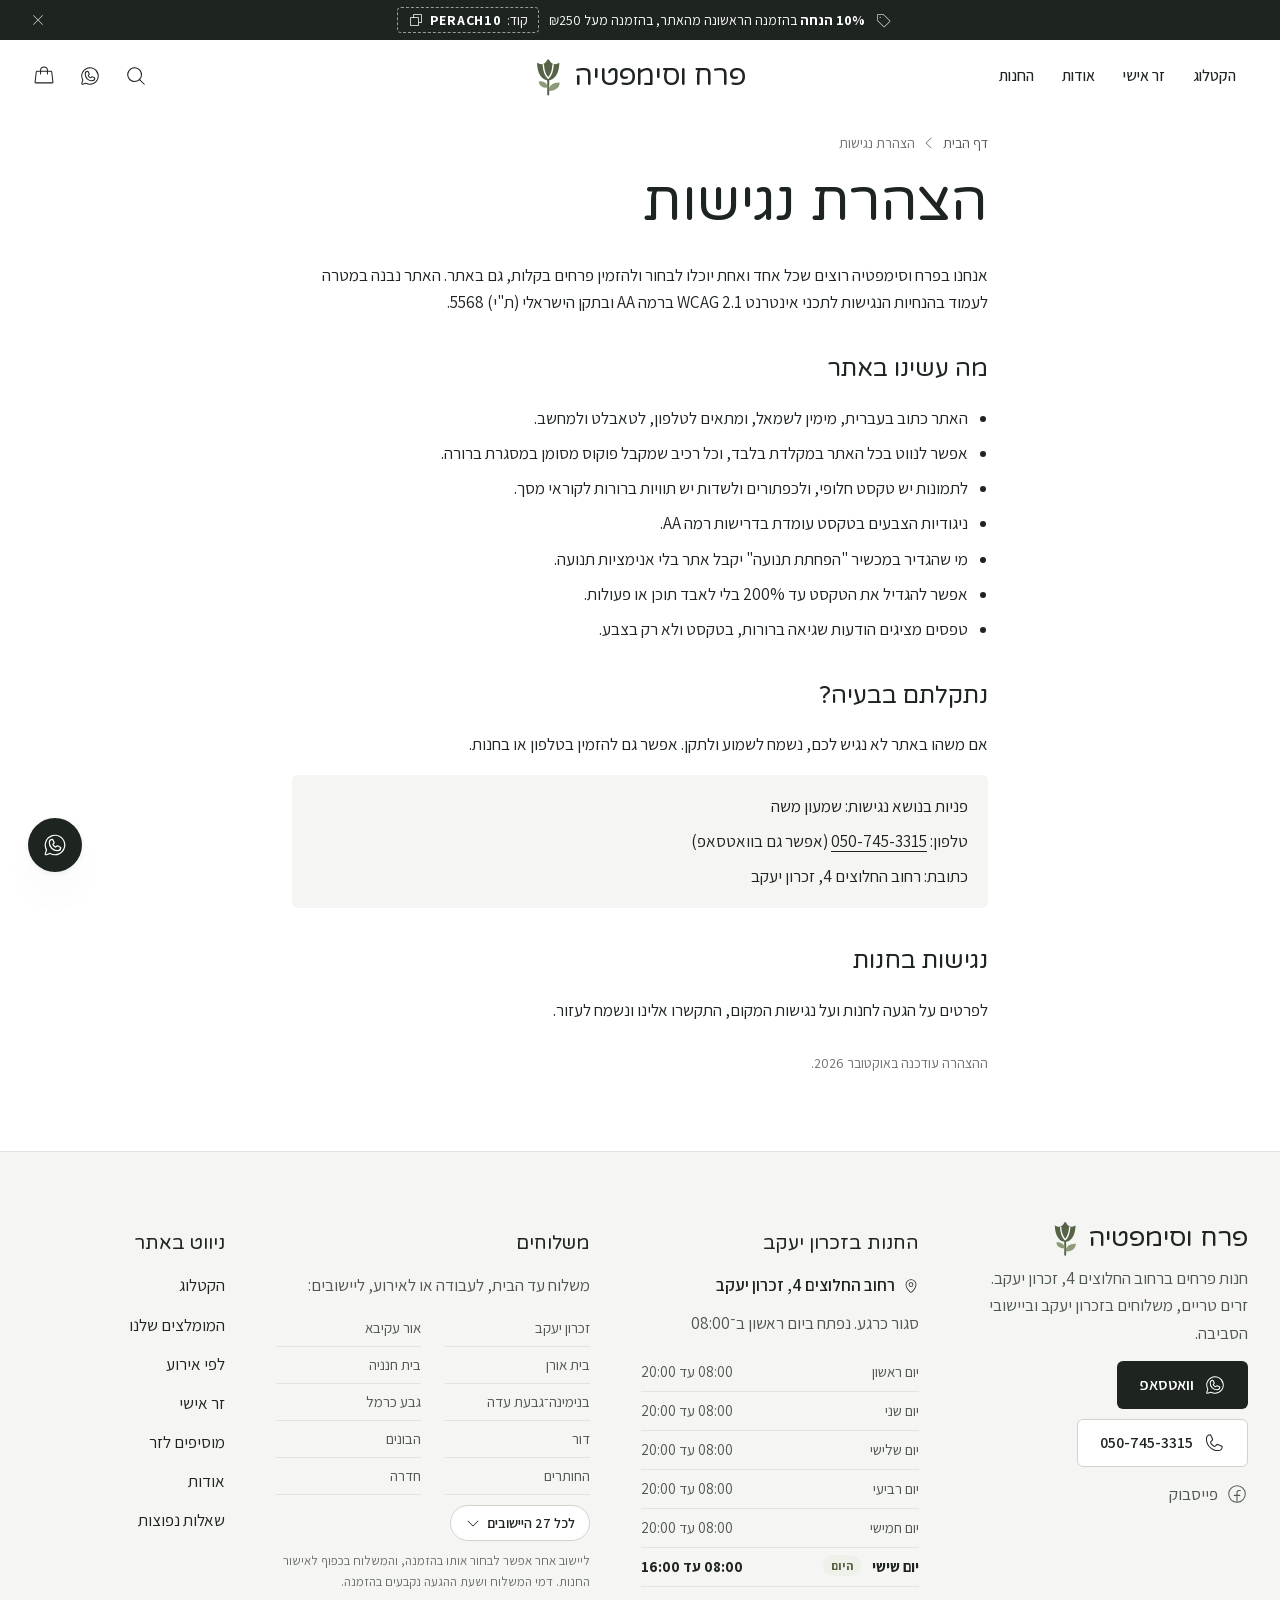
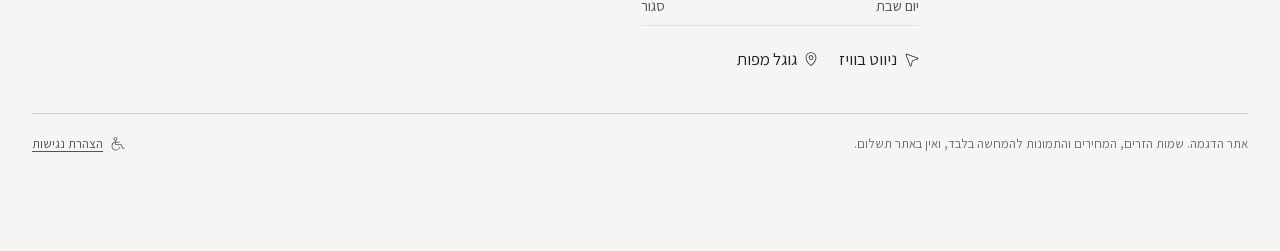
<file: accessibility.html>
<!doctype html>
<html lang="he" dir="rtl">
<head>
  <meta charset="utf-8">
  <meta name="viewport" content="width=device-width, initial-scale=1, viewport-fit=cover">
  <title>הצהרת נגישות | פרח וסימפטיה</title>
  <meta name="description" content="הצהרת הנגישות של אתר פרח וסימפטיה, חנות פרחים בזכרון יעקב.">
  <meta name="theme-color" content="#ffffff">
  <meta name="robots" content="noindex, nofollow">
  <meta property="og:type" content="website">
  <meta property="og:locale" content="he_IL">
  <meta property="og:site_name" content="פרח וסימפטיה">
  <meta property="og:title" content="הצהרת נגישות | פרח וסימפטיה">
  <meta property="og:description" content="הצהרת הנגישות של אתר פרח וסימפטיה, חנות פרחים בזכרון יעקב.">
  <meta property="og:image" content="assets/img/og.jpg">
  <link rel="icon" href="assets/favicon.svg" type="image/svg+xml">
  <link rel="preload" href="assets/fonts/assistant-hebrew.woff2" as="font" type="font/woff2" crossorigin>
  <link rel="preload" href="assets/fonts/varela-hebrew.woff2" as="font" type="font/woff2" crossorigin>
  <link rel="stylesheet" href="assets/css/styles.css?v=202610151030">
</head>
<body data-page="accessibility">
<script>try{if(localStorage.getItem('pv-promo-closed'))document.documentElement.classList.add('promo-closed')}catch(e){}</script>
<svg xmlns="http://www.w3.org/2000/svg" style="display:none" aria-hidden="true"><symbol id="i-arrow-left" viewBox="0 0 256 256"><path d="M222,128a6,6,0,0,1-6,6H54.49l61.75,61.76a6,6,0,1,1-8.48,8.48l-72-72a6,6,0,0,1,0-8.48l72-72a6,6,0,0,1,8.48,8.48L54.49,122H216A6,6,0,0,1,222,128Z"/></symbol><symbol id="i-arrow-right" viewBox="0 0 256 256"><path d="M220.24,132.24l-72,72a6,6,0,0,1-8.48-8.48L201.51,134H40a6,6,0,0,1,0-12H201.51L139.76,60.24a6,6,0,0,1,8.48-8.48l72,72A6,6,0,0,1,220.24,132.24Z"/></symbol><symbol id="i-arrow-up-left" viewBox="0 0 256 256"><path d="M196.24,196.24a6,6,0,0,1-8.48,0L70,78.48V168a6,6,0,0,1-12,0V64a6,6,0,0,1,6-6H168a6,6,0,0,1,0,12H78.48L196.24,187.76A6,6,0,0,1,196.24,196.24Z"/></symbol><symbol id="i-calendar-blank" viewBox="0 0 256 256"><path d="M208,34H182V24a6,6,0,0,0-12,0V34H86V24a6,6,0,0,0-12,0V34H48A14,14,0,0,0,34,48V208a14,14,0,0,0,14,14H208a14,14,0,0,0,14-14V48A14,14,0,0,0,208,34ZM48,46H74V56a6,6,0,0,0,12,0V46h84V56a6,6,0,0,0,12,0V46h26a2,2,0,0,1,2,2V82H46V48A2,2,0,0,1,48,46ZM208,210H48a2,2,0,0,1-2-2V94H210V208A2,2,0,0,1,208,210Z"/></symbol><symbol id="i-caret-down" viewBox="0 0 256 256"><path d="M212.24,100.24l-80,80a6,6,0,0,1-8.48,0l-80-80a6,6,0,0,1,8.48-8.48L128,167.51l75.76-75.75a6,6,0,0,1,8.48,8.48Z"/></symbol><symbol id="i-caret-left" viewBox="0 0 256 256"><path d="M164.24,203.76a6,6,0,1,1-8.48,8.48l-80-80a6,6,0,0,1,0-8.48l80-80a6,6,0,0,1,8.48,8.48L88.49,128Z"/></symbol><symbol id="i-chat-circle-text" viewBox="0 0 256 256"><path d="M166,112a6,6,0,0,1-6,6H96a6,6,0,0,1,0-12h64A6,6,0,0,1,166,112Zm-6,26H96a6,6,0,0,0,0,12h64a6,6,0,0,0,0-12Zm70-10A102,102,0,0,1,79.31,217.65L44.44,229.27a14,14,0,0,1-17.71-17.71l11.62-34.87A102,102,0,1,1,230,128Zm-12,0A90,90,0,1,0,50.08,173.06a6,6,0,0,1,.5,4.91L38.12,215.35a2,2,0,0,0,2.53,2.53L78,205.42a6.2,6.2,0,0,1,1.9-.31,6.09,6.09,0,0,1,3,.81A90,90,0,0,0,218,128Z"/></symbol><symbol id="i-check-circle" viewBox="0 0 256 256"><path d="M172.24,99.76a6,6,0,0,1,0,8.48l-56,56a6,6,0,0,1-8.48,0l-24-24a6,6,0,0,1,8.48-8.48L112,151.51l51.76-51.75A6,6,0,0,1,172.24,99.76ZM230,128A102,102,0,1,1,128,26,102.12,102.12,0,0,1,230,128Zm-12,0a90,90,0,1,0-90,90A90.1,90.1,0,0,0,218,128Z"/></symbol><symbol id="i-check" viewBox="0 0 256 256"><path d="M228.24,76.24l-128,128a6,6,0,0,1-8.48,0l-56-56a6,6,0,0,1,8.48-8.48L96,191.51,219.76,67.76a6,6,0,0,1,8.48,8.48Z"/></symbol><symbol id="i-clock" viewBox="0 0 256 256"><path d="M128,26A102,102,0,1,0,230,128,102.12,102.12,0,0,0,128,26Zm0,192a90,90,0,1,1,90-90A90.1,90.1,0,0,1,128,218Zm62-90a6,6,0,0,1-6,6H128a6,6,0,0,1-6-6V72a6,6,0,0,1,12,0v50h50A6,6,0,0,1,190,128Z"/></symbol><symbol id="i-facebook-logo" viewBox="0 0 256 256"><path d="M128,26A102,102,0,1,0,230,128,102.12,102.12,0,0,0,128,26Zm6,191.8V150h26a6,6,0,0,0,0-12H134V112a18,18,0,0,1,18-18h16a6,6,0,0,0,0-12H152a30,30,0,0,0-30,30v26H96a6,6,0,0,0,0,12h26v67.8a90,90,0,1,1,12,0Z"/></symbol><symbol id="i-flower-lotus" viewBox="0 0 256 256"><path d="M244.1,122.63a13.56,13.56,0,0,0-8.3-6.4,72.62,72.62,0,0,0-24.17-2c4.67-20.63,1.62-36.91-1.45-46.4A14.16,14.16,0,0,0,193.7,58.3a84.21,84.21,0,0,0-29.76,13.11,92.6,92.6,0,0,0-27.52-34.6,14,14,0,0,0-16.85,0,92.7,92.7,0,0,0-27.51,34.6A84.16,84.16,0,0,0,62.29,58.3a14.15,14.15,0,0,0-16.47,9.54c-3.07,9.49-6.12,25.77-1.45,46.4a72.62,72.62,0,0,0-24.17,2,13.56,13.56,0,0,0-8.3,6.4,14,14,0,0,0-1.4,10.74C13.81,145.66,24,169,54.92,187.51S113.29,206,128,206s42.12,0,73.06-18.49,41.11-41.85,44.42-54.14A14,14,0,0,0,244.1,122.63ZM168.48,82.9A73.1,73.1,0,0,1,196.22,70a2.2,2.2,0,0,1,2.54,1.5C202.7,83.72,206.57,109,188.17,141a129.75,129.75,0,0,1-28,33.37C167.85,161,174,142.93,174,119.17A116.13,116.13,0,0,0,168.48,82.9ZM57.24,71.53A2.2,2.2,0,0,1,59.78,70,73.1,73.1,0,0,1,87.52,82.9,116.13,116.13,0,0,0,82,119.17c0,23.76,6.15,41.85,13.81,55.17a129.58,129.58,0,0,1-28-33.37C49.43,109,53.3,83.72,57.24,71.53ZM61.08,177.2c-27.3-16.31-36.15-36.42-39-47a2.08,2.08,0,0,1,.21-1.61,1.71,1.71,0,0,1,1-.8A62.16,62.16,0,0,1,48,126.72,126.25,126.25,0,0,0,57.43,147a141,141,0,0,0,41,44.72A114.83,114.83,0,0,1,61.08,177.2ZM128,192.86c-8.68-6.2-34-28.2-34-73.69,0-43.36,22.94-65.34,32.8-72.78a2,2,0,0,1,2.4,0c9.86,7.44,32.8,29.42,32.8,72.78C162,164.94,136.81,186.67,128,192.86Zm105.9-62.62c-2.85,10.54-11.7,30.65-39,47a114.83,114.83,0,0,1-37.38,14.47,141,141,0,0,0,41-44.72A126.25,126.25,0,0,0,208,126.72a62.16,62.16,0,0,1,24.73,1.11,1.71,1.71,0,0,1,1,.8A2.08,2.08,0,0,1,233.92,130.24Z"/></symbol><symbol id="i-funnel-simple" viewBox="0 0 256 256"><path d="M198,136a6,6,0,0,1-6,6H64a6,6,0,0,1,0-12H192A6,6,0,0,1,198,136Zm34-54H24a6,6,0,0,0,0,12H232a6,6,0,0,0,0-12Zm-80,96H104a6,6,0,0,0,0,12h48a6,6,0,0,0,0-12Z"/></symbol><symbol id="i-gift" viewBox="0 0 256 256"><path d="M216,74H174.74a46.41,46.41,0,0,0,6-4.48,27.56,27.56,0,0,0,9.22-20A30.63,30.63,0,0,0,158.5,18a27.56,27.56,0,0,0-20,9.22A57.1,57.1,0,0,0,128,45.76a57.1,57.1,0,0,0-10.48-18.53A27.56,27.56,0,0,0,97.5,18,30.63,30.63,0,0,0,66,49.51a27.56,27.56,0,0,0,9.22,20,45.74,45.74,0,0,0,6,4.48H40A14,14,0,0,0,26,88v32a14,14,0,0,0,14,14h2v66a14,14,0,0,0,14,14H200a14,14,0,0,0,14-14V134h2a14,14,0,0,0,14-14V88A14,14,0,0,0,216,74ZM135.77,63c2.25-12.12,6.29-21.75,11.69-27.85A15.68,15.68,0,0,1,158.86,30h.55A18.6,18.6,0,0,1,178,49.14a15.68,15.68,0,0,1-5.18,11.4C162.1,70,143.92,72.83,134.34,73.65,134.59,70.76,135,67.08,135.77,63ZM83.45,35.45A18.69,18.69,0,0,1,96.59,30h.55a15.68,15.68,0,0,1,11.4,5.18C118,45.9,120.83,64.08,121.65,73.66c-2.89-.25-6.57-.68-10.61-1.43C98.92,70,89.29,65.94,83.19,60.53A15.64,15.64,0,0,1,78,49.14,18.65,18.65,0,0,1,83.45,35.45ZM38,120V88a2,2,0,0,1,2-2h82v36H40A2,2,0,0,1,38,120Zm16,80V134h68v68H56A2,2,0,0,1,54,200Zm148,0a2,2,0,0,1-2,2H134V134h68Zm16-80a2,2,0,0,1-2,2H134V86h82a2,2,0,0,1,2,2Z"/></symbol><symbol id="i-handbag" viewBox="0 0 256 256"><path d="M237.9,198.36l-14.25-120a14.06,14.06,0,0,0-14-12.36H174V64a46,46,0,0,0-92,0v2H46.33a14.06,14.06,0,0,0-14,12.36l-14.25,120a14,14,0,0,0,14,15.64H223.92a14,14,0,0,0,14-15.64ZM94,64a34,34,0,0,1,68,0v2H94ZM225.5,201.3a2.07,2.07,0,0,1-1.58.7H32.08a2.07,2.07,0,0,1-1.58-.7,1.92,1.92,0,0,1-.49-1.53l14.26-120A2,2,0,0,1,46.33,78H82v26a6,6,0,0,0,12,0V78h68v26a6,6,0,0,0,12,0V78h35.67a2,2,0,0,1,2.06,1.77l14.26,120A1.92,1.92,0,0,1,225.5,201.3Z"/></symbol><symbol id="i-list" viewBox="0 0 256 256"><path d="M222,128a6,6,0,0,1-6,6H40a6,6,0,0,1,0-12H216A6,6,0,0,1,222,128ZM40,70H216a6,6,0,0,0,0-12H40a6,6,0,0,0,0,12ZM216,186H40a6,6,0,0,0,0,12H216a6,6,0,0,0,0-12Z"/></symbol><symbol id="i-map-pin" viewBox="0 0 256 256"><path d="M128,66a38,38,0,1,0,38,38A38,38,0,0,0,128,66Zm0,64a26,26,0,1,1,26-26A26,26,0,0,1,128,130Zm0-112a86.1,86.1,0,0,0-86,86c0,30.91,14.34,63.74,41.47,94.94a252.32,252.32,0,0,0,41.09,38,6,6,0,0,0,6.88,0,252.32,252.32,0,0,0,41.09-38c27.13-31.2,41.47-64,41.47-94.94A86.1,86.1,0,0,0,128,18Zm0,206.51C113,212.93,54,163.62,54,104a74,74,0,0,1,148,0C202,163.62,143,212.93,128,224.51Z"/></symbol><symbol id="i-minus" viewBox="0 0 256 256"><path d="M222,128a6,6,0,0,1-6,6H40a6,6,0,0,1,0-12H216A6,6,0,0,1,222,128Z"/></symbol><symbol id="i-navigation-arrow" viewBox="0 0 256 256"><path d="M236.65,108.1,60.72,42.83l-.13,0A14,14,0,0,0,42.78,60.59s0,.09,0,.13L108.1,236.65A13.77,13.77,0,0,0,121.28,246h.26a13.8,13.8,0,0,0,13.14-9.88l0-.15,22.14-79.1L236,134.73l.15,0a14,14,0,0,0,.53-26.58Zm-4,15.1-82.26,23a6,6,0,0,0-4.16,4.16l-23,82.26a1.85,1.85,0,0,1-1.86,1.36,1.82,1.82,0,0,1-1.92-1.35.61.61,0,0,0,0-.12L54.11,56.62a2,2,0,0,1,2.51-2.51l175.91,65.26.12,0a2,2,0,0,1,0,3.79Z"/></symbol><symbol id="i-phone" viewBox="0 0 256 256"><path d="M221.59,160.3l-47.24-21.17a14,14,0,0,0-13.28,1.22,4.81,4.81,0,0,0-.56.42l-24.69,21a1.88,1.88,0,0,1-1.68.06c-15.87-7.66-32.31-24-40-39.65a1.91,1.91,0,0,1,0-1.68l21.07-25a6.13,6.13,0,0,0,.42-.58,14,14,0,0,0,1.12-13.27L95.73,34.49a14,14,0,0,0-14.56-8.38A54.24,54.24,0,0,0,34,80c0,78.3,63.7,142,142,142a54.25,54.25,0,0,0,53.89-47.17A14,14,0,0,0,221.59,160.3ZM176,210C104.32,210,46,151.68,46,80A42.23,42.23,0,0,1,82.67,38h.23a2,2,0,0,1,1.84,1.31l21.1,47.11a2,2,0,0,1,0,1.67L84.73,113.15a4.73,4.73,0,0,0-.43.57,14,14,0,0,0-.91,13.73c8.87,18.16,27.17,36.32,45.53,45.19a14,14,0,0,0,13.77-1c.19-.13.38-.27.56-.42l24.68-21a1.92,1.92,0,0,1,1.6-.1l47.25,21.17a2,2,0,0,1,1.21,2A42.24,42.24,0,0,1,176,210Z"/></symbol><symbol id="i-pencil-simple" viewBox="0 0 256 256"><path d="M225.91,74.79,181.22,30.1a14,14,0,0,0-19.8,0L38.1,153.41a13.94,13.94,0,0,0-4.1,9.9V208a14,14,0,0,0,14,14H92.69a13.94,13.94,0,0,0,9.9-4.1L225.91,94.59A14,14,0,0,0,225.91,74.79ZM94.1,209.41a2,2,0,0,1-1.41.59H48a2,2,0,0,1-2-2V163.31a2,2,0,0,1,.59-1.41L136,72.48,183.52,120ZM217.41,86.1,192,111.51,144.49,64,169.9,38.59a2,2,0,0,1,2.83,0l44.68,44.69A2,2,0,0,1,217.41,86.1Z"/></symbol><symbol id="i-plus" viewBox="0 0 256 256"><path d="M222,128a6,6,0,0,1-6,6H134v82a6,6,0,0,1-12,0V134H40a6,6,0,0,1,0-12h82V40a6,6,0,0,1,12,0v82h82A6,6,0,0,1,222,128Z"/></symbol><symbol id="i-quotes" viewBox="0 0 256 256"><path d="M100,58H40A14,14,0,0,0,26,72v64a14,14,0,0,0,14,14h62v10a34,34,0,0,1-34,34,6,6,0,0,0,0,12,46.06,46.06,0,0,0,46-46V72A14,14,0,0,0,100,58Zm2,80H40a2,2,0,0,1-2-2V72a2,2,0,0,1,2-2h60a2,2,0,0,1,2,2ZM216,58H156a14,14,0,0,0-14,14v64a14,14,0,0,0,14,14h62v10a34,34,0,0,1-34,34,6,6,0,0,0,0,12,46.06,46.06,0,0,0,46-46V72A14,14,0,0,0,216,58Zm2,80H156a2,2,0,0,1-2-2V72a2,2,0,0,1,2-2h60a2,2,0,0,1,2,2Z"/></symbol><symbol id="i-sort-ascending" viewBox="0 0 256 256"><path d="M126,128a6,6,0,0,1-6,6H48a6,6,0,0,1,0-12h72A6,6,0,0,1,126,128ZM48,70H184a6,6,0,0,0,0-12H48a6,6,0,0,0,0,12Zm56,116H48a6,6,0,0,0,0,12h56a6,6,0,0,0,0-12Zm124.24-22.24a6,6,0,0,0-8.48,0L190,193.51V112a6,6,0,0,0-12,0v81.51l-29.76-29.75a6,6,0,0,0-8.48,8.48l40,40a6,6,0,0,0,8.48,0l40-40A6,6,0,0,0,228.24,163.76Z"/></symbol><symbol id="i-star" viewBox="0 0 256 256"><path d="M234.29,114.85l-45,38.83L203,211.75a16.4,16.4,0,0,1-24.5,17.82L128,198.49,77.47,229.57A16.4,16.4,0,0,1,53,211.75l13.76-58.07-45-38.83A16.46,16.46,0,0,1,31.08,86l59-4.76,22.76-55.08a16.36,16.36,0,0,1,30.27,0l22.75,55.08,59,4.76a16.46,16.46,0,0,1,9.37,28.86Z"/></symbol><symbol id="i-storefront" viewBox="0 0 256 256"><path d="M26.22,94.41A6,6,0,0,0,26,96v16A38,38,0,0,0,42,143V216a6,6,0,0,0,6,6H208a6,6,0,0,0,6-6V143A38,38,0,0,0,230,112V96a5.91,5.91,0,0,0-.23-1.64L215.43,44.15A14.07,14.07,0,0,0,202,34H54A14.07,14.07,0,0,0,40.57,44.15Zm25.89-47A2,2,0,0,1,54,46H202a2,2,0,0,1,1.92,1.45L216.05,90H40ZM102,102h52v10a26,26,0,0,1-52,0Zm-64,0H90v10a26,26,0,0,1-38.18,23,6,6,0,0,0-1.65-1A26,26,0,0,1,38,112ZM202,210H54V148.66a38,38,0,0,0,42-16.21,37.95,37.95,0,0,0,64,0,38,38,0,0,0,42,16.21Zm3.83-76a6,6,0,0,0-1.65,1A26,26,0,0,1,166,112V102h52v10A26,26,0,0,1,205.83,134Z"/></symbol><symbol id="i-trash" viewBox="0 0 256 256"><path d="M216,50H174V40a22,22,0,0,0-22-22H104A22,22,0,0,0,82,40V50H40a6,6,0,0,0,0,12H50V208a14,14,0,0,0,14,14H192a14,14,0,0,0,14-14V62h10a6,6,0,0,0,0-12ZM94,40a10,10,0,0,1,10-10h48a10,10,0,0,1,10,10V50H94ZM194,208a2,2,0,0,1-2,2H64a2,2,0,0,1-2-2V62H194ZM110,104v64a6,6,0,0,1-12,0V104a6,6,0,0,1,12,0Zm48,0v64a6,6,0,0,1-12,0V104a6,6,0,0,1,12,0Z"/></symbol><symbol id="i-truck" viewBox="0 0 256 256"><path d="M253.57,117.78l-14-35a13.93,13.93,0,0,0-13-8.8H190V64a6,6,0,0,0-6-6H32A14,14,0,0,0,18,72V184a14,14,0,0,0,14,14H50.6a30,30,0,0,0,58.8,0h53.2a30,30,0,0,0,58.8,0H240a14,14,0,0,0,14-14V120A6,6,0,0,0,253.57,117.78ZM190,86h36.58a2,2,0,0,1,1.86,1.26L239.14,114H190ZM30,72a2,2,0,0,1,2-2H178v68H30ZM80,210a18,18,0,1,1,18-18A18,18,0,0,1,80,210Zm82.6-24H109.4a30,30,0,0,0-58.8,0H32a2,2,0,0,1-2-2V150H178v15.48A30.1,30.1,0,0,0,162.6,186ZM192,210a18,18,0,1,1,18-18A18,18,0,0,1,192,210Zm50-26a2,2,0,0,1-2,2H221.4A30.05,30.05,0,0,0,192,162c-.67,0-1.34,0-2,.07V126h52Z"/></symbol><symbol id="i-whatsapp-logo" viewBox="0 0 256 256"><path d="M186.68,146.63l-32-16a6,6,0,0,0-6,.38L133,141.46A42.49,42.49,0,0,1,114.54,123L125,107.33a6,6,0,0,0,.38-6l-16-32A6,6,0,0,0,104,66a38,38,0,0,0-38,38,86.1,86.1,0,0,0,86,86,38,38,0,0,0,38-38A6,6,0,0,0,186.68,146.63ZM152,178a74.09,74.09,0,0,1-74-74,26,26,0,0,1,22.42-25.75l12.66,25.32-10.39,15.58a6,6,0,0,0-.54,5.63,54.43,54.43,0,0,0,29.07,29.07,6,6,0,0,0,5.63-.54l15.58-10.39,25.32,12.66A26,26,0,0,1,152,178ZM128,26A102,102,0,0,0,38.35,176.69L26.73,211.56a14,14,0,0,0,17.71,17.71l34.87-11.62A102,102,0,1,0,128,26Zm0,192a90,90,0,0,1-45.06-12.08,6.09,6.09,0,0,0-3-.81,6.2,6.2,0,0,0-1.9.31L40.65,217.88a2,2,0,0,1-2.53-2.53L50.58,178a6,6,0,0,0-.5-4.91A90,90,0,1,1,128,218Z"/></symbol><symbol id="i-wheelchair" viewBox="0 0 256 256"><path d="M253.69,190.1a6,6,0,0,0-7.59-3.79L227,192.66l-29.68-59.34A6,6,0,0,0,192,130H110V102.05c.66,0,1.33,0,2,0h56a6,6,0,0,0,0-12H112c-.67,0-1.33,0-2,0V77.4a30,30,0,1,0-12,0v14A70,70,0,0,0,112,230c32.62,0,62-22.08,69.81-52.5a6,6,0,0,0-11.62-3c-6.49,25.21-31,43.5-58.19,43.5A58,58,0,0,1,98,103.72V136a6,6,0,0,0,6,6h84.29l30.34,60.68a6,6,0,0,0,7.27,3l24-8A6,6,0,0,0,253.69,190.1ZM86,48a18,18,0,1,1,18,18A18,18,0,0,1,86,48Z"/></symbol><symbol id="i-x" viewBox="0 0 256 256"><path d="M204.24,195.76a6,6,0,1,1-8.48,8.48L128,136.49,60.24,204.24a6,6,0,0,1-8.48-8.48L119.51,128,51.76,60.24a6,6,0,0,1,8.48-8.48L128,119.51l67.76-67.75a6,6,0,0,1,8.48,8.48L136.49,128Z"/></symbol><symbol id="i-magnifying-glass" viewBox="0 0 256 256"><path d="M228.24,219.76l-51.38-51.38a86.15,86.15,0,1,0-8.48,8.48l51.38,51.38a6,6,0,0,0,8.48-8.48ZM38,112a74,74,0,1,1,74,74A74.09,74.09,0,0,1,38,112Z"/></symbol><symbol id="i-copy" viewBox="0 0 256 256"><path d="M216,34H88a6,6,0,0,0-6,6V82H40a6,6,0,0,0-6,6V216a6,6,0,0,0,6,6H168a6,6,0,0,0,6-6V174h42a6,6,0,0,0,6-6V40A6,6,0,0,0,216,34ZM162,210H46V94H162Zm48-48H174V88a6,6,0,0,0-6-6H94V46H210Z"/></symbol><symbol id="i-tag" viewBox="0 0 256 256"><path d="M241.91,137.42,142.59,38.1a13.94,13.94,0,0,0-9.9-4.1H40a6,6,0,0,0-6,6v92.69a13.94,13.94,0,0,0,4.1,9.9l99.32,99.32a14,14,0,0,0,19.8,0l84.69-84.69A14,14,0,0,0,241.91,137.42Zm-8.49,11.31-84.69,84.69a2,2,0,0,1-2.83,0L46.59,134.1a2,2,0,0,1-.59-1.41V46h86.69a2,2,0,0,1,1.41.59l99.32,99.31A2,2,0,0,1,233.42,148.73ZM94,84A10,10,0,1,1,84,74,10,10,0,0,1,94,84Z"/></symbol><symbol id="i-sparkle" viewBox="0 0 256 256"><path d="M196.89,130.94,144.4,111.6,125.06,59.11a13.92,13.92,0,0,0-26.12,0L79.6,111.6,27.11,130.94a13.92,13.92,0,0,0,0,26.12L79.6,176.4l19.34,52.49a13.92,13.92,0,0,0,26.12,0L144.4,176.4l52.49-19.34a13.92,13.92,0,0,0,0-26.12Zm-4.15,14.86-55.08,20.3a6,6,0,0,0-3.56,3.56l-20.3,55.08a1.92,1.92,0,0,1-3.6,0L89.9,169.66a6,6,0,0,0-3.56-3.56L31.26,145.8a1.92,1.92,0,0,1,0-3.6l55.08-20.3a6,6,0,0,0,3.56-3.56l20.3-55.08a1.92,1.92,0,0,1,3.6,0l20.3,55.08a6,6,0,0,0,3.56,3.56l55.08,20.3a1.92,1.92,0,0,1,0,3.6ZM146,40a6,6,0,0,1,6-6h18V16a6,6,0,0,1,12,0V34h18a6,6,0,0,1,0,12H182V64a6,6,0,0,1-12,0V46H152A6,6,0,0,1,146,40ZM246,88a6,6,0,0,1-6,6H230v10a6,6,0,0,1-12,0V94H208a6,6,0,0,1,0-12h10V72a6,6,0,0,1,12,0V82h10A6,6,0,0,1,246,88Z"/></symbol></svg>
<a class="skip-link" href="#main">דילוג לתוכן</a>

<aside class="promo" data-promo aria-label="מבצע">
  <div class="container promo__inner">
    <svg class="icon icon--sm promo__icon" aria-hidden="true"><use href="#i-tag"/></svg>
    <p class="promo__text"><span class="promo__long"><strong>10% הנחה</strong> בהזמנה הראשונה מהאתר, בהזמנה מעל ₪250</span><span class="promo__short"><strong>10% הנחה</strong> בהזמנה ראשונה מעל ₪250</span></p>
    <button class="promo__code" type="button" data-copy-code aria-label="העתקת קוד הקופון PERACH10"><span class="promo__code-label">קוד:</span> <span dir="ltr">PERACH10</span><svg class="icon icon--sm" aria-hidden="true"><use href="#i-copy"/></svg></button>
    <button class="promo__close" type="button" aria-label="סגירת פס ההנחה" data-promo-close><svg class="icon icon--sm" aria-hidden="true"><use href="#i-x"/></svg></button>
  </div>
</aside>

<header class="site-header" data-header>
  <div class="container site-header__inner">
    <button class="icon-btn site-header__menu" type="button" aria-label="פתיחת התפריט" aria-controls="menu-drawer" aria-expanded="false" data-open-menu>
      <svg class="icon" aria-hidden="true"><use href="#i-list"/></svg>
    </button>

    <nav class="primary-nav" aria-label="ניווט ראשי">
      <ul class="primary-nav__list">
        <li class="primary-nav__item" data-mega>
          <button class="primary-nav__link" type="button" aria-expanded="false" aria-controls="mega-catalog" data-mega-trigger>הקטלוג</button>
          <div class="mega" id="mega-catalog" data-mega-panel hidden>
            <div class="container mega__inner">
              <div class="mega__col">
                <p class="mega__title">לפי אירוע</p>
                <ul class="mega__links" data-mega-occasions></ul>
              </div>
              <div class="mega__col">
                <p class="mega__title">לפי צבע</p>
                <ul class="mega__links">
                  <li><a href="catalog.html?color=white" data-filter="color:white">לבן ונקי</a></li>
                  <li><a href="catalog.html?color=pastel" data-filter="color:pastel">פסטל רך</a></li>
                  <li><a href="catalog.html?color=warm" data-filter="color:warm">גוונים חמים</a></li>
                  <li><a href="catalog.html?color=red" data-filter="color:red">אדום ובורדו</a></li>
                </ul>
              </div>
              <div class="mega__col">
                <p class="mega__title">לפי תקציב</p>
                <ul class="mega__links">
                  <li><a href="catalog.html?budget=low" data-filter="budget:low">עד ₪200</a></li>
                  <li><a href="catalog.html?budget=mid" data-filter="budget:mid">מעל ₪200 ועד ₪300</a></li>
                  <li><a href="catalog.html?budget=high" data-filter="budget:high">מעל ₪300</a></li>
                </ul>
                <a class="mega__all" href="catalog.html">לכל הקטלוג <svg class="icon icon--sm" aria-hidden="true"><use href="#i-arrow-left"/></svg></a>
              </div>
              <a class="mega__feature" href="catalog.html?occasion=picks" data-filter="occasion:picks">
                <img src="assets/img/peony.jpg" alt="" loading="lazy" width="600" height="630">
                <span class="mega__feature-text">
                  <span class="mega__kicker"><svg class="icon icon--sm" aria-hidden="true"><use href="#i-sparkle"/></svg> מומלצים</span>
                  <strong>הזרים שאנחנו ממליצים עליהם עכשיו</strong>
                  <span>בחירה קטנה של השוזר מתוך הקטלוג</span>
                </span>
              </a>
            </div>
          </div>
        </li>

        <li class="primary-nav__item" data-mega>
          <button class="primary-nav__link" type="button" aria-expanded="false" aria-controls="mega-personal" data-mega-trigger>זר אישי</button>
          <div class="mega" id="mega-personal" data-mega-panel hidden>
            <div class="container mega__inner">
              <div class="mega__col">
                <p class="mega__title">איך זה עובד</p>
                <ol class="mega__steps">
                  <li><span>1</span>מספרים לנו למי הזר ולאיזו הזדמנות</li>
                  <li><span>2</span>השוזר חוזר אליכם בוואטסאפ עם הצעה ומחיר</li>
                  <li><span>3</span>הזר נשזר ומגיע במועד שבחרתם</li>
                </ol>
              </div>
              <div class="mega__col">
                <p class="mega__title">מתחילים מאירוע</p>
                <ul class="mega__links">
                  <li><a href="index.html?for=birthday#personal" data-builder-occasion="birthday">יום הולדת</a></li>
                  <li><a href="index.html?for=love#personal" data-builder-occasion="love">אהבה</a></li>
                  <li><a href="index.html?for=thanks#personal" data-builder-occasion="thanks">תודה</a></li>
                  <li><a href="index.html?for=baby#personal" data-builder-occasion="baby">לידה</a></li>
                  <li><a href="index.html?for=wedding#personal" data-builder-occasion="wedding">חתונה ואירוסין</a></li>
                </ul>
              </div>
              <div class="mega__col">
                <p class="mega__title">מעדיפים לדבר?</p>
                <p class="mega__text">השוזר זמין בוואטסאפ ובטלפון בשעות הפתיחה.</p>
                <div class="mega__contact">
                  <a href="#" data-wa-link><svg class="icon icon--sm" aria-hidden="true"><use href="#i-whatsapp-logo"/></svg> וואטסאפ</a>
                  <a href="tel:+972507453315"><svg class="icon icon--sm" aria-hidden="true"><use href="#i-phone"/></svg> <span dir="ltr">050-745-3315</span></a>
                </div>
              </div>
              <a class="mega__feature" href="index.html#personal">
                <img src="assets/img/hands.jpg" alt="" loading="lazy" width="880" height="1100">
                <span class="mega__feature-text">
                  <strong>זר שנבנה בשבילכם</strong>
                  <span>בוחרים אירוע, צבעים וגודל, והשוזר עושה את השאר</span>
                  <span class="mega__go">לבניית הזר <svg class="icon icon--sm" aria-hidden="true"><use href="#i-arrow-left"/></svg></span>
                </span>
              </a>
            </div>
          </div>
        </li>

        <li class="primary-nav__item" data-mega>
          <button class="primary-nav__link" type="button" aria-expanded="false" aria-controls="mega-about" data-mega-trigger>אודות</button>
          <div class="mega" id="mega-about" data-mega-panel hidden>
            <div class="container mega__inner">
              <div class="mega__col">
                <p class="mega__title">הכירו אותנו</p>
                <ul class="mega__links">
                  <li><a href="index.html#about">הסיפור שלנו</a></li>
                  <li><a href="index.html#reviews">מה אומרים עלינו</a></li>
                  <li><a href="index.html#gifts">מוסיפים לזר</a></li>
                  <li><a href="index.html#faq">שאלות נפוצות</a></li>
                </ul>
              </div>
              <div class="mega__col">
                <p class="mega__title">מהחנות</p>
                <blockquote class="mega__quote">
                  <p>"המקום שבו כל פרח מספר סיפור."</p>
                  <footer>שמעון משה, פרח וסימפטיה</footer>
                </blockquote>
              </div>
              <div class="mega__col">
                <p class="mega__title">דירוג</p>
                <p class="mega__score"><strong>5.0</strong><span class="mega__stars" aria-hidden="true"><svg class="icon icon--sm" aria-hidden="true"><use href="#i-star"/></svg><svg class="icon icon--sm" aria-hidden="true"><use href="#i-star"/></svg><svg class="icon icon--sm" aria-hidden="true"><use href="#i-star"/></svg><svg class="icon icon--sm" aria-hidden="true"><use href="#i-star"/></svg><svg class="icon icon--sm" aria-hidden="true"><use href="#i-star"/></svg></span></p>
                <p class="mega__text">ממוצע של 41 מדרגים באתר B144</p>
              </div>
              <a class="mega__feature" href="index.html#about">
                <img src="assets/img/about.jpg" alt="" loading="lazy" width="675" height="900">
                <span class="mega__feature-text">
                  <strong>חלק מהנוף של זכרון יעקב</strong>
                  <span>ברחוב החלוצים 4</span>
                  <span class="mega__go">עוד עלינו <svg class="icon icon--sm" aria-hidden="true"><use href="#i-arrow-left"/></svg></span>
                </span>
              </a>
            </div>
          </div>
        </li>

        <li class="primary-nav__item" data-mega>
          <button class="primary-nav__link" type="button" aria-expanded="false" aria-controls="mega-shop" data-mega-trigger>החנות</button>
          <div class="mega" id="mega-shop" data-mega-panel hidden>
            <div class="container mega__inner">
              <div class="mega__col">
                <p class="mega__title">איפה אנחנו</p>
                <p class="mega__address"><svg class="icon icon--sm" aria-hidden="true"><use href="#i-map-pin"/></svg> רחוב החלוצים 4, זכרון יעקב</p>
                <p class="mega__status" data-open-status-long></p>
                <ul class="mega__links mega__links--sm">
                  <li><a href="https://waze.com/ul?q=%D7%94%D7%97%D7%9C%D7%95%D7%A6%D7%99%D7%9D%204%20%D7%96%D7%9B%D7%A8%D7%95%D7%9F%20%D7%99%D7%A2%D7%A7%D7%91&navigate=yes" target="_blank" rel="noopener">ניווט בוויז</a></li>
                  <li><a href="https://www.google.com/maps/search/?api=1&query=%D7%94%D7%97%D7%9C%D7%95%D7%A6%D7%99%D7%9D%204%20%D7%96%D7%9B%D7%A8%D7%95%D7%9F%20%D7%99%D7%A2%D7%A7%D7%91" target="_blank" rel="noopener">גוגל מפות</a></li>
                </ul>
              </div>
              <div class="mega__col">
                <p class="mega__title">שעות פתיחה</p>
                <dl class="mega__hours">
                  <div><dt>ראשון עד חמישי</dt><dd>08:00 עד 20:00</dd></div>
                  <div><dt>שישי</dt><dd>08:00 עד 16:00</dd></div>
                  <div><dt>שבת</dt><dd>סגור</dd></div>
                </dl>
                <a class="mega__all" href="#shop">כל הפרטים <svg class="icon icon--sm" aria-hidden="true"><use href="#i-arrow-left"/></svg></a>
              </div>
              <div class="mega__col">
                <p class="mega__title">משלוחים ל:</p>
                <ul class="mega__towns" data-towns data-towns-short></ul>
              </div>
              <div class="mega__feature mega__feature--card">
                <span class="mega__feature-text">
                  <strong>רוצים להזמין עכשיו?</strong>
                  <span>כתבו לנו או התקשרו, ונתאם איתכם זר, מועד ומשלוח.</span>
                </span>
                <span class="mega__buttons">
                  <a class="btn btn--primary" href="#" data-wa-link><svg class="icon" aria-hidden="true"><use href="#i-whatsapp-logo"/></svg> וואטסאפ</a>
                  <a class="btn btn--ghost" href="tel:+972507453315"><svg class="icon" aria-hidden="true"><use href="#i-phone"/></svg> <span dir="ltr">050-745-3315</span></a>
                </span>
              </div>
            </div>
          </div>
        </li>
      </ul>
    </nav>

    <a class="wordmark" href="index.html" aria-label="פרח וסימפטיה, לדף הבית"><span>פרח וסימפטיה</span><svg class="wordmark__mark" aria-hidden="true" focusable="false" xmlns="http://www.w3.org/2000/svg" viewBox="10 6 28 40"><path fill="#566346" d="M13 12.5c3.3 2.4 7.4 2.6 10.2-2.8.4-.8 1.2-.8 1.6 0 2.8 5.4 6.9 5.2 10.2 2.8 0 10.6-4.8 17.6-11 17.6S13 23.1 13 12.5Z"/><path fill="none" stroke="#fff" stroke-width="1.4" stroke-linecap="round" d="M19.2 14.6c.3 6.2 2 10.6 4.8 13.4M28.8 14.6c-.3 6.2-2 10.6-4.8 13.4"/><path fill="none" stroke="#566346" stroke-width="2" stroke-linecap="round" d="M24 29.8V44"/><path fill="#8c9a78" d="M24.4 40.4c.2-5.1 4.2-8.4 11-8.2-.3 5.3-4.4 8.5-11 8.2Z"/><path fill="#8c9a78" d="M23.6 37.4c-.2-4.1-3.4-6.8-8.9-6.6.2 4.4 3.6 6.8 8.9 6.6Z"/></svg></a>

    <div class="site-header__actions">
      <button class="icon-btn site-header__search" type="button" aria-label="חיפוש באתר" aria-controls="search" aria-expanded="false" data-open-search>
        <svg class="icon" aria-hidden="true"><use href="#i-magnifying-glass"/></svg>
      </button>
      <a class="icon-btn site-header__wa" href="#" data-wa-link aria-label="שיחה איתנו בוואטסאפ">
        <svg class="icon" aria-hidden="true"><use href="#i-whatsapp-logo"/></svg>
      </a>
      <button class="icon-btn bag-btn" type="button" aria-label="הסל שלי" aria-controls="bag-drawer" aria-expanded="false" data-open-bag>
        <svg class="icon" aria-hidden="true"><use href="#i-handbag"/></svg>
        <span class="bag-btn__count" data-bag-count hidden>0</span>
      </button>
    </div>
  </div>

</header>
<main id="main" class="text-page">
  <div class="container text-page__inner">
    <nav class="breadcrumbs" aria-label="מיקום באתר">
      <a href="index.html">דף הבית</a>
      <svg class="icon icon--sm" aria-hidden="true"><use href="#i-caret-left"/></svg>
      <span aria-current="page">הצהרת נגישות</span>
    </nav>
    <h1 class="page-title">הצהרת נגישות</h1>

    <div class="prose">
      <p>אנחנו בפרח וסימפטיה רוצים שכל אחד ואחת יוכלו לבחור ולהזמין פרחים בקלות, גם באתר. האתר נבנה במטרה לעמוד בהנחיות הנגישות לתכני אינטרנט WCAG 2.1 ברמה AA ובתקן הישראלי (ת"י) 5568.</p>

      <h2>מה עשינו באתר</h2>
      <ul>
        <li>האתר כתוב בעברית, מימין לשמאל, ומתאים לטלפון, לטאבלט ולמחשב.</li>
        <li>אפשר לנווט בכל האתר במקלדת בלבד, וכל רכיב שמקבל פוקוס מסומן במסגרת ברורה.</li>
        <li>לתמונות יש טקסט חלופי, ולכפתורים ולשדות יש תוויות ברורות לקוראי מסך.</li>
        <li>ניגודיות הצבעים בטקסט עומדת בדרישות רמה AA.</li>
        <li>מי שהגדיר במכשיר "הפחתת תנועה" יקבל אתר בלי אנימציות תנועה.</li>
        <li>אפשר להגדיל את הטקסט עד 200% בלי לאבד תוכן או פעולות.</li>
        <li>טפסים מציגים הודעות שגיאה ברורות, בטקסט ולא רק בצבע.</li>
      </ul>

      <h2>נתקלתם בבעיה?</h2>
      <p>אם משהו באתר לא נגיש לכם, נשמח לשמוע ולתקן. אפשר גם להזמין בטלפון או בחנות.</p>
      <ul class="contact-list">
        <li>פניות בנושא נגישות: שמעון משה</li>
        <li>טלפון: <a href="tel:+972507453315" dir="ltr">050-745-3315</a> (אפשר גם בוואטסאפ)</li>
        <li>כתובת: רחוב החלוצים 4, זכרון יעקב</li>
      </ul>

      <h2>נגישות בחנות</h2>
      <p>לפרטים על הגעה לחנות ועל נגישות המקום, התקשרו אלינו ונשמח לעזור.</p>

      <p class="prose__date">ההצהרה עודכנה באוקטובר 2026.</p>
    </div>
  </div>
</main>

<footer class="site-footer" id="shop" aria-labelledby="shop-title">
  <div class="container site-footer__inner">
    <div class="site-footer__brand">
      <a class="wordmark wordmark--footer" href="index.html"><span>פרח וסימפטיה</span><svg class="wordmark__mark" aria-hidden="true" focusable="false" xmlns="http://www.w3.org/2000/svg" viewBox="10 6 28 40"><path fill="#566346" d="M13 12.5c3.3 2.4 7.4 2.6 10.2-2.8.4-.8 1.2-.8 1.6 0 2.8 5.4 6.9 5.2 10.2 2.8 0 10.6-4.8 17.6-11 17.6S13 23.1 13 12.5Z"/><path fill="none" stroke="#fff" stroke-width="1.4" stroke-linecap="round" d="M19.2 14.6c.3 6.2 2 10.6 4.8 13.4M28.8 14.6c-.3 6.2-2 10.6-4.8 13.4"/><path fill="none" stroke="#566346" stroke-width="2" stroke-linecap="round" d="M24 29.8V44"/><path fill="#8c9a78" d="M24.4 40.4c.2-5.1 4.2-8.4 11-8.2-.3 5.3-4.4 8.5-11 8.2Z"/><path fill="#8c9a78" d="M23.6 37.4c-.2-4.1-3.4-6.8-8.9-6.6.2 4.4 3.6 6.8 8.9 6.6Z"/></svg></a>
      <p>חנות פרחים ברחוב החלוצים 4, זכרון יעקב.<br>זרים טריים, משלוחים בזכרון יעקב וביישובי הסביבה.</p>
      <div class="site-footer__actions">
        <a class="btn btn--primary" href="#" data-wa-link><svg class="icon" aria-hidden="true"><use href="#i-whatsapp-logo"/></svg> וואטסאפ</a>
        <a class="btn btn--ghost" href="tel:+972507453315"><svg class="icon" aria-hidden="true"><use href="#i-phone"/></svg> <span dir="ltr">050-745-3315</span></a>
      </div>
      <a class="site-footer__social" href="https://www.facebook.com/flowerofsympathy" target="_blank" rel="noopener"><svg class="icon" aria-hidden="true"><use href="#i-facebook-logo"/></svg> פייסבוק</a>
    </div>

    <details class="fcol" data-fcol>
      <summary><h2 class="fcol__title" id="shop-title">החנות בזכרון יעקב</h2><svg class="icon icon--sm site-footer__chev" aria-hidden="true"><use href="#i-caret-down"/></svg></summary>
      <div class="fcol__body">
        <p class="fcol__address"><svg class="icon icon--sm" aria-hidden="true"><use href="#i-map-pin"/></svg> רחוב החלוצים 4, זכרון יעקב</p>
        <p class="fcol__status" data-open-status-long></p>
        <table class="hours hours--compact">
          <caption class="visually-hidden">שעות פתיחה</caption>
          <tbody data-hours></tbody>
        </table>
        <p class="fcol__links">
          <a href="https://waze.com/ul?q=%D7%94%D7%97%D7%9C%D7%95%D7%A6%D7%99%D7%9D%204%20%D7%96%D7%9B%D7%A8%D7%95%D7%9F%20%D7%99%D7%A2%D7%A7%D7%91&navigate=yes" target="_blank" rel="noopener"><svg class="icon icon--sm" aria-hidden="true"><use href="#i-navigation-arrow"/></svg> ניווט בוויז</a>
          <a href="https://www.google.com/maps/search/?api=1&query=%D7%94%D7%97%D7%9C%D7%95%D7%A6%D7%99%D7%9D%204%20%D7%96%D7%9B%D7%A8%D7%95%D7%9F%20%D7%99%D7%A2%D7%A7%D7%91" target="_blank" rel="noopener"><svg class="icon icon--sm" aria-hidden="true"><use href="#i-map-pin"/></svg> גוגל מפות</a>
        </p>
      </div>
    </details>

    <details class="fcol" data-fcol id="delivery">
      <summary><h2 class="fcol__title">משלוחים</h2><svg class="icon icon--sm site-footer__chev" aria-hidden="true"><use href="#i-caret-down"/></svg></summary>
      <div class="fcol__body">
        <p>משלוח עד הבית, לעבודה או לאירוע, ליישובים:</p>
        <ul class="towns towns--footer" data-towns data-towns-footer></ul>
        <p class="fcol__muted">ליישוב אחר אפשר לבחור אותו בהזמנה, והמשלוח בכפוף לאישור החנות. דמי המשלוח ושעת ההגעה נקבעים בהזמנה.</p>
      </div>
    </details>

    <details class="fcol" data-fcol>
      <summary><h2 class="fcol__title">ניווט באתר</h2><svg class="icon icon--sm site-footer__chev" aria-hidden="true"><use href="#i-caret-down"/></svg></summary>
      <nav class="fcol__body fcol__nav" aria-label="ניווט תחתון">
        <a href="catalog.html">הקטלוג</a>
        <a href="index.html#picks">המומלצים שלנו</a>
        <a href="index.html#occasions">לפי אירוע</a>
        <a href="index.html#personal">זר אישי</a>
        <a href="index.html#gifts">מוסיפים לזר</a>
        <a href="index.html#about">אודות</a>
        <a href="index.html#faq">שאלות נפוצות</a>
      </nav>
    </details>

    <div class="site-footer__fine">
      <p>אתר הדגמה. שמות הזרים, המחירים והתמונות להמחשה בלבד, ואין באתר תשלום.</p>
      <a href="accessibility.html"><svg class="icon icon--sm" aria-hidden="true"><use href="#i-wheelchair"/></svg> הצהרת נגישות</a>
    </div>
  </div>
</footer>

<aside aria-label="יצירת קשר מהירה">
  <a class="wa-fab" href="#" data-wa-link aria-label="שיחה איתנו בוואטסאפ" data-fab>
    <svg class="icon" aria-hidden="true"><use href="#i-whatsapp-logo"/></svg>
  </a>
</aside>
<div class="drawer drawer--menu" id="menu-drawer" data-drawer="menu" hidden>
  <div class="drawer__scrim" data-close-drawer></div>
  <div class="drawer__panel" role="dialog" aria-modal="true" aria-label="תפריט">
    <div class="drawer__head">
      <span class="wordmark"><span>פרח וסימפטיה</span><svg class="wordmark__mark" aria-hidden="true" focusable="false" xmlns="http://www.w3.org/2000/svg" viewBox="10 6 28 40"><path fill="#566346" d="M13 12.5c3.3 2.4 7.4 2.6 10.2-2.8.4-.8 1.2-.8 1.6 0 2.8 5.4 6.9 5.2 10.2 2.8 0 10.6-4.8 17.6-11 17.6S13 23.1 13 12.5Z"/><path fill="none" stroke="#fff" stroke-width="1.4" stroke-linecap="round" d="M19.2 14.6c.3 6.2 2 10.6 4.8 13.4M28.8 14.6c-.3 6.2-2 10.6-4.8 13.4"/><path fill="none" stroke="#566346" stroke-width="2" stroke-linecap="round" d="M24 29.8V44"/><path fill="#8c9a78" d="M24.4 40.4c.2-5.1 4.2-8.4 11-8.2-.3 5.3-4.4 8.5-11 8.2Z"/><path fill="#8c9a78" d="M23.6 37.4c-.2-4.1-3.4-6.8-8.9-6.6.2 4.4 3.6 6.8 8.9 6.6Z"/></svg></span>
      <button class="icon-btn" type="button" aria-label="סגירת התפריט" data-close-drawer><svg class="icon" aria-hidden="true"><use href="#i-x"/></svg></button>
    </div>
    <nav class="menu" aria-label="תפריט ראשי">
      <button class="menu__search" type="button" data-open-search><svg class="icon" aria-hidden="true"><use href="#i-magnifying-glass"/></svg> <span>חיפוש זרים ומתנות</span></button>
      <div class="menu__group">
        <button class="menu__toggle" type="button" aria-expanded="false" aria-controls="menu-catalog" data-accordion>
          הקטלוג
          <svg class="icon icon--sm" aria-hidden="true"><use href="#i-caret-down"/></svg>
        </button>
        <div class="menu__sub" id="menu-catalog" hidden>
          <ul data-menu-occasions></ul>
          <a class="menu__all" href="catalog.html">לכל הקטלוג</a>
        </div>
      </div>
      <div class="menu__group">
        <button class="menu__toggle" type="button" aria-expanded="false" aria-controls="menu-personal" data-accordion>
          זר אישי
          <svg class="icon icon--sm" aria-hidden="true"><use href="#i-caret-down"/></svg>
        </button>
        <div class="menu__sub" id="menu-personal" hidden>
          <ul>
            <li><a href="index.html?for=birthday#personal" data-builder-occasion="birthday" data-close-drawer>ליום הולדת</a></li>
            <li><a href="index.html?for=love#personal" data-builder-occasion="love" data-close-drawer>לאהבה</a></li>
            <li><a href="index.html?for=thanks#personal" data-builder-occasion="thanks" data-close-drawer>לתודה</a></li>
            <li><a href="index.html?for=baby#personal" data-builder-occasion="baby" data-close-drawer>ללידה</a></li>
            <li><a href="index.html?for=wedding#personal" data-builder-occasion="wedding" data-close-drawer>לחתונה ולאירוסין</a></li>
          </ul>
          <a class="menu__all" href="index.html#personal" data-close-drawer>לבניית זר אישי</a>
        </div>
      </div>
      <div class="menu__group">
        <button class="menu__toggle" type="button" aria-expanded="false" aria-controls="menu-about" data-accordion>
          אודות
          <svg class="icon icon--sm" aria-hidden="true"><use href="#i-caret-down"/></svg>
        </button>
        <div class="menu__sub" id="menu-about" hidden>
          <ul>
            <li><a href="index.html#about" data-close-drawer>הסיפור שלנו</a></li>
            <li><a href="index.html#reviews" data-close-drawer>מה אומרים עלינו</a></li>
            <li><a href="index.html#gifts" data-close-drawer>מוסיפים לזר</a></li>
            <li><a href="index.html#faq" data-close-drawer>שאלות נפוצות</a></li>
          </ul>
        </div>
      </div>
      <div class="menu__group">
        <button class="menu__toggle" type="button" aria-expanded="false" aria-controls="menu-shop" data-accordion>
          החנות
          <svg class="icon icon--sm" aria-hidden="true"><use href="#i-caret-down"/></svg>
        </button>
        <div class="menu__sub" id="menu-shop" hidden>
          <div class="menu__info">
            <p><svg class="icon icon--sm" aria-hidden="true"><use href="#i-map-pin"/></svg> רחוב החלוצים 4, זכרון יעקב</p>
            <p><svg class="icon icon--sm" aria-hidden="true"><use href="#i-clock"/></svg> <span>ראשון עד חמישי 08:00 עד 20:00<br>שישי 08:00 עד 16:00, שבת סגור</span></p>
          </div>
          <ul>
            <li><a href="#shop" data-close-drawer>שעות פתיחה ומשלוחים</a></li>
            <li><a href="https://waze.com/ul?q=%D7%94%D7%97%D7%9C%D7%95%D7%A6%D7%99%D7%9D%204%20%D7%96%D7%9B%D7%A8%D7%95%D7%9F%20%D7%99%D7%A2%D7%A7%D7%91&navigate=yes" target="_blank" rel="noopener">ניווט בוויז</a></li>
          </ul>
        </div>
      </div>
    </nav>
    <div class="drawer__foot">
      <p class="drawer__status" data-open-status-long></p>
      <a class="btn btn--primary btn--block" href="#" data-wa-link><svg class="icon" aria-hidden="true"><use href="#i-whatsapp-logo"/></svg> שיחה בוואטסאפ</a>
      <a class="btn btn--ghost btn--block" href="tel:+972507453315"><svg class="icon" aria-hidden="true"><use href="#i-phone"/></svg> <span dir="ltr">050-745-3315</span></a>
    </div>
  </div>
</div>

<div class="drawer drawer--bag" id="bag-drawer" data-drawer="bag" hidden>
  <div class="drawer__scrim" data-close-drawer></div>
  <div class="drawer__panel" role="dialog" aria-modal="true" aria-labelledby="bag-title">
    <div class="drawer__head">
      <h2 class="drawer__title" id="bag-title">הסל שלי</h2>
      <button class="icon-btn" type="button" aria-label="סגירת הסל" data-close-drawer><svg class="icon" aria-hidden="true"><use href="#i-x"/></svg></button>
    </div>
    <div class="bag" data-bag></div>
  </div>
</div>

<dialog class="quickview" data-quickview aria-labelledby="qv-title">
  <form method="dialog" class="quickview__close-form">
    <button class="icon-btn quickview__close" aria-label="סגירה" value="close"><svg class="icon" aria-hidden="true"><use href="#i-x"/></svg></button>
  </form>
  <div class="quickview__grid">
    <div class="quickview__media"><img src="assets/img/card1.jpg" alt="" data-qv-img width="600" height="630"></div>
    <div class="quickview__body">
      <h2 class="quickview__title" id="qv-title" data-qv-title></h2>
      <p class="quickview__desc" data-qv-desc></p>

      <form class="quickview__form" data-qv-form novalidate>
        <div class="qv-swap" data-qv-swap hidden>
          <button class="qv-swap__toggle" type="button" aria-expanded="false" aria-controls="qv-swap-list" data-qv-swap-toggle>
            החלפה לזר אחר <svg class="icon icon--sm" aria-hidden="true"><use href="#i-caret-down"/></svg>
          </button>
          <div class="qv-swap__list" id="qv-swap-list" data-qv-swap-list hidden></div>
        </div>

        <fieldset class="builder__group">
          <legend>גודל</legend>
          <div class="size-set" data-qv-sizes></div>
        </fieldset>

        <fieldset class="builder__group" data-qv-addons-group>
          <legend>תוספות <span class="field__opt">(לא חובה)</span></legend>
          <div class="addon-set" data-qv-addons></div>
        </fieldset>


        <p class="quickview__total" aria-live="polite"><span>סה"כ</span><strong data-qv-total></strong></p>

        <div class="quickview__actions">
          <button class="btn btn--primary" type="submit" data-qv-add><svg class="icon" aria-hidden="true"><use href="#i-plus"/></svg> הוספה לסל</button>
          <button class="btn btn--ghost" type="button" data-qv-wa><svg class="icon" aria-hidden="true"><use href="#i-whatsapp-logo"/></svg> הזמנה בוואטסאפ</button>
        </div>
      </form>
    </div>
  </div>
</dialog>

<div class="toast" role="status" aria-live="polite" data-toast hidden></div>
<div class="search" id="search" data-search hidden>
  <div class="search__scrim" data-close-search></div>
  <div class="search__panel" role="dialog" aria-modal="true" aria-label="חיפוש באתר">
    <div class="container search__inner">
      <form class="search__form" role="search" data-search-form action="catalog.html">
        <svg class="icon search__glass" aria-hidden="true"><use href="#i-magnifying-glass"/></svg>
        <label class="visually-hidden" for="search-input">מה תרצו למצוא?</label>
        <input class="search__input" id="search-input" name="q" type="search" placeholder="מה תרצו למצוא? ורדים, יום הולדת, לבן…" autocomplete="off" enterkeyhint="search" data-search-input>
        <button class="search__clear" type="button" data-search-clear hidden>ניקוי</button>
        <button class="icon-btn search__close" type="button" aria-label="סגירת החיפוש" data-close-search><svg class="icon" aria-hidden="true"><use href="#i-x"/></svg></button>
      </form>
      <div class="search__suggest" data-search-suggest>
        <p class="search__label">חיפושים מהירים</p>
        <div class="search__chips">
          <button type="button" class="filter-chip" data-search-term="ורדים">ורדים</button>
          <button type="button" class="filter-chip" data-search-term="יום הולדת">יום הולדת</button>
          <button type="button" class="filter-chip" data-search-term="לבן">לבן</button>
          <button type="button" class="filter-chip" data-search-term="עציץ">עציצים</button>
          <button type="button" class="filter-chip" data-search-term="לידה">לידה</button>
          <button type="button" class="filter-chip" data-search-term="עד 200">עד ₪200</button>
        </div>
      </div>
      <p class="search__count" data-search-count aria-live="polite"></p>
      <ul class="search__results" data-search-results></ul>
      <a class="search__all" href="catalog.html" data-search-all hidden></a>
    </div>
  </div>
</div>
<script src="assets/js/data.js?v=202610151030"></script>
<script src="assets/js/towns-il.js?v=202610151030"></script>
<script src="assets/js/main.js?v=202610151030"></script>
</body>
</html>
</file>
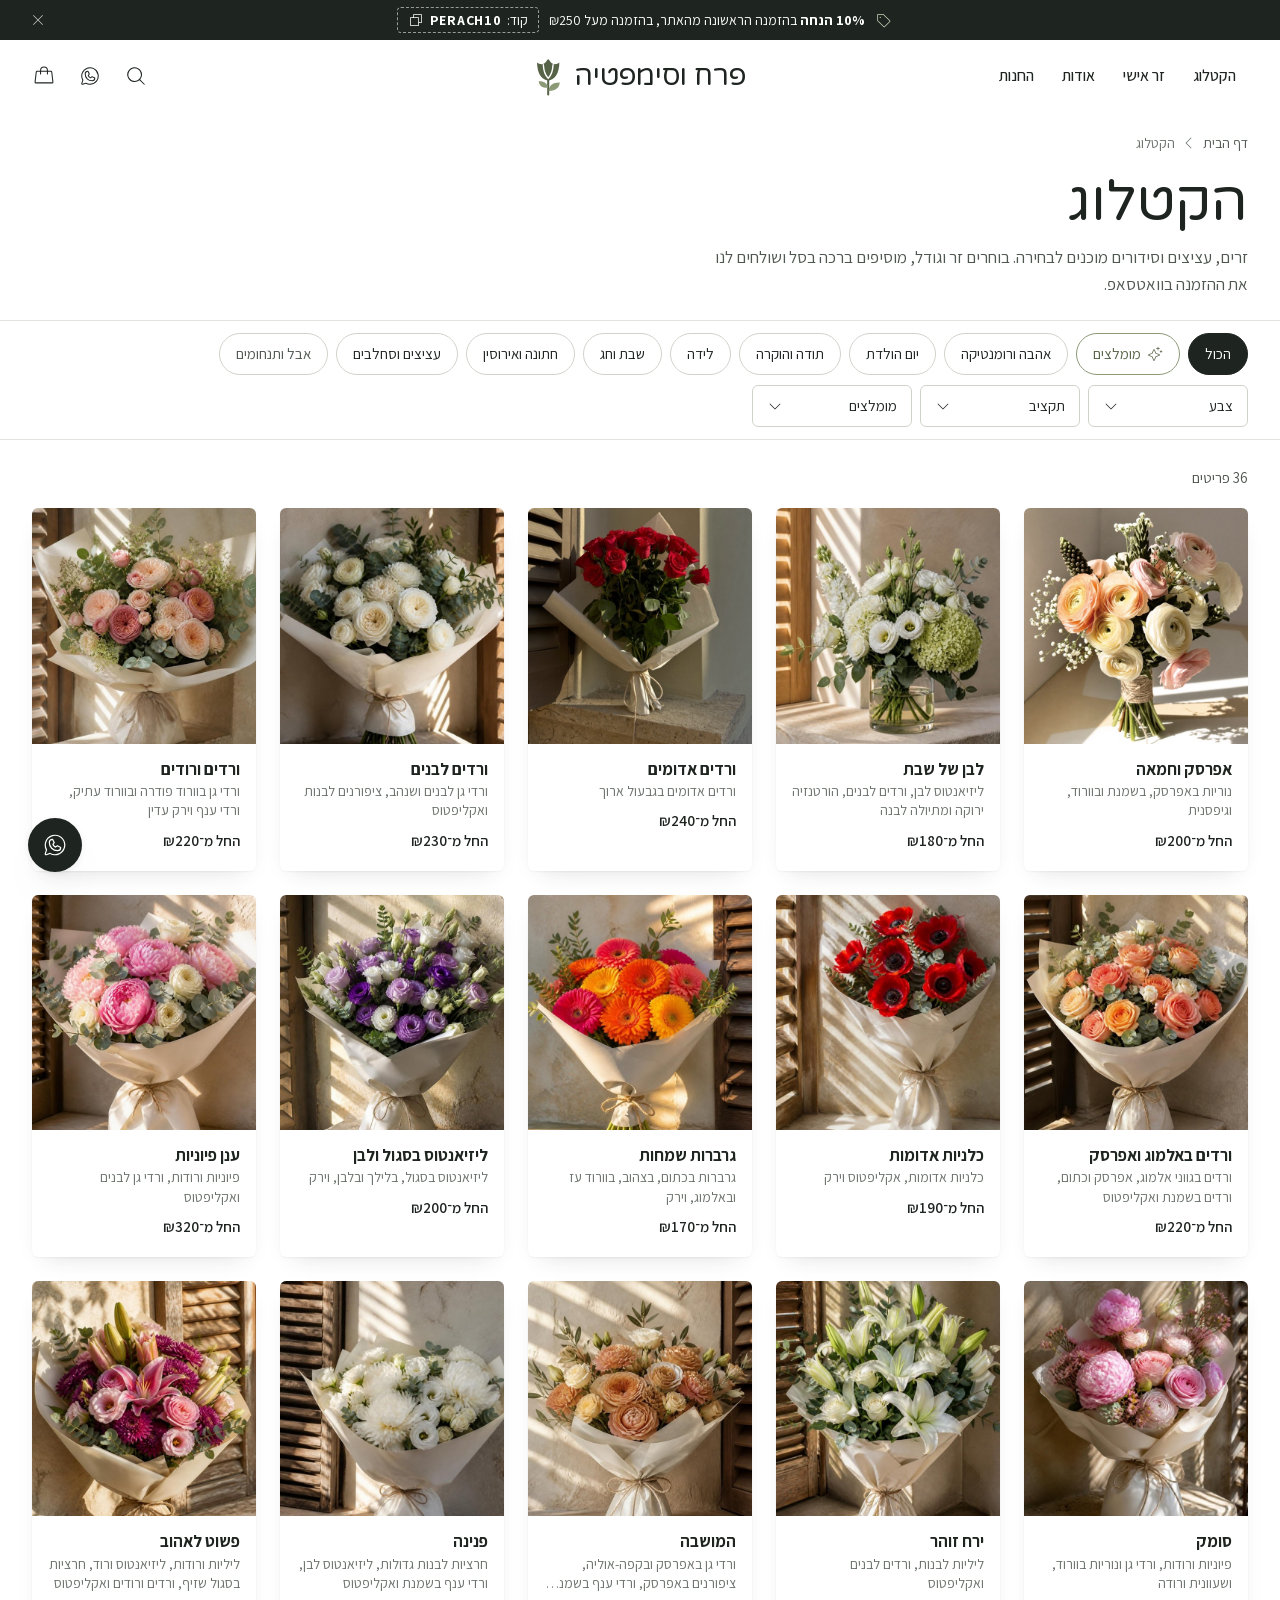
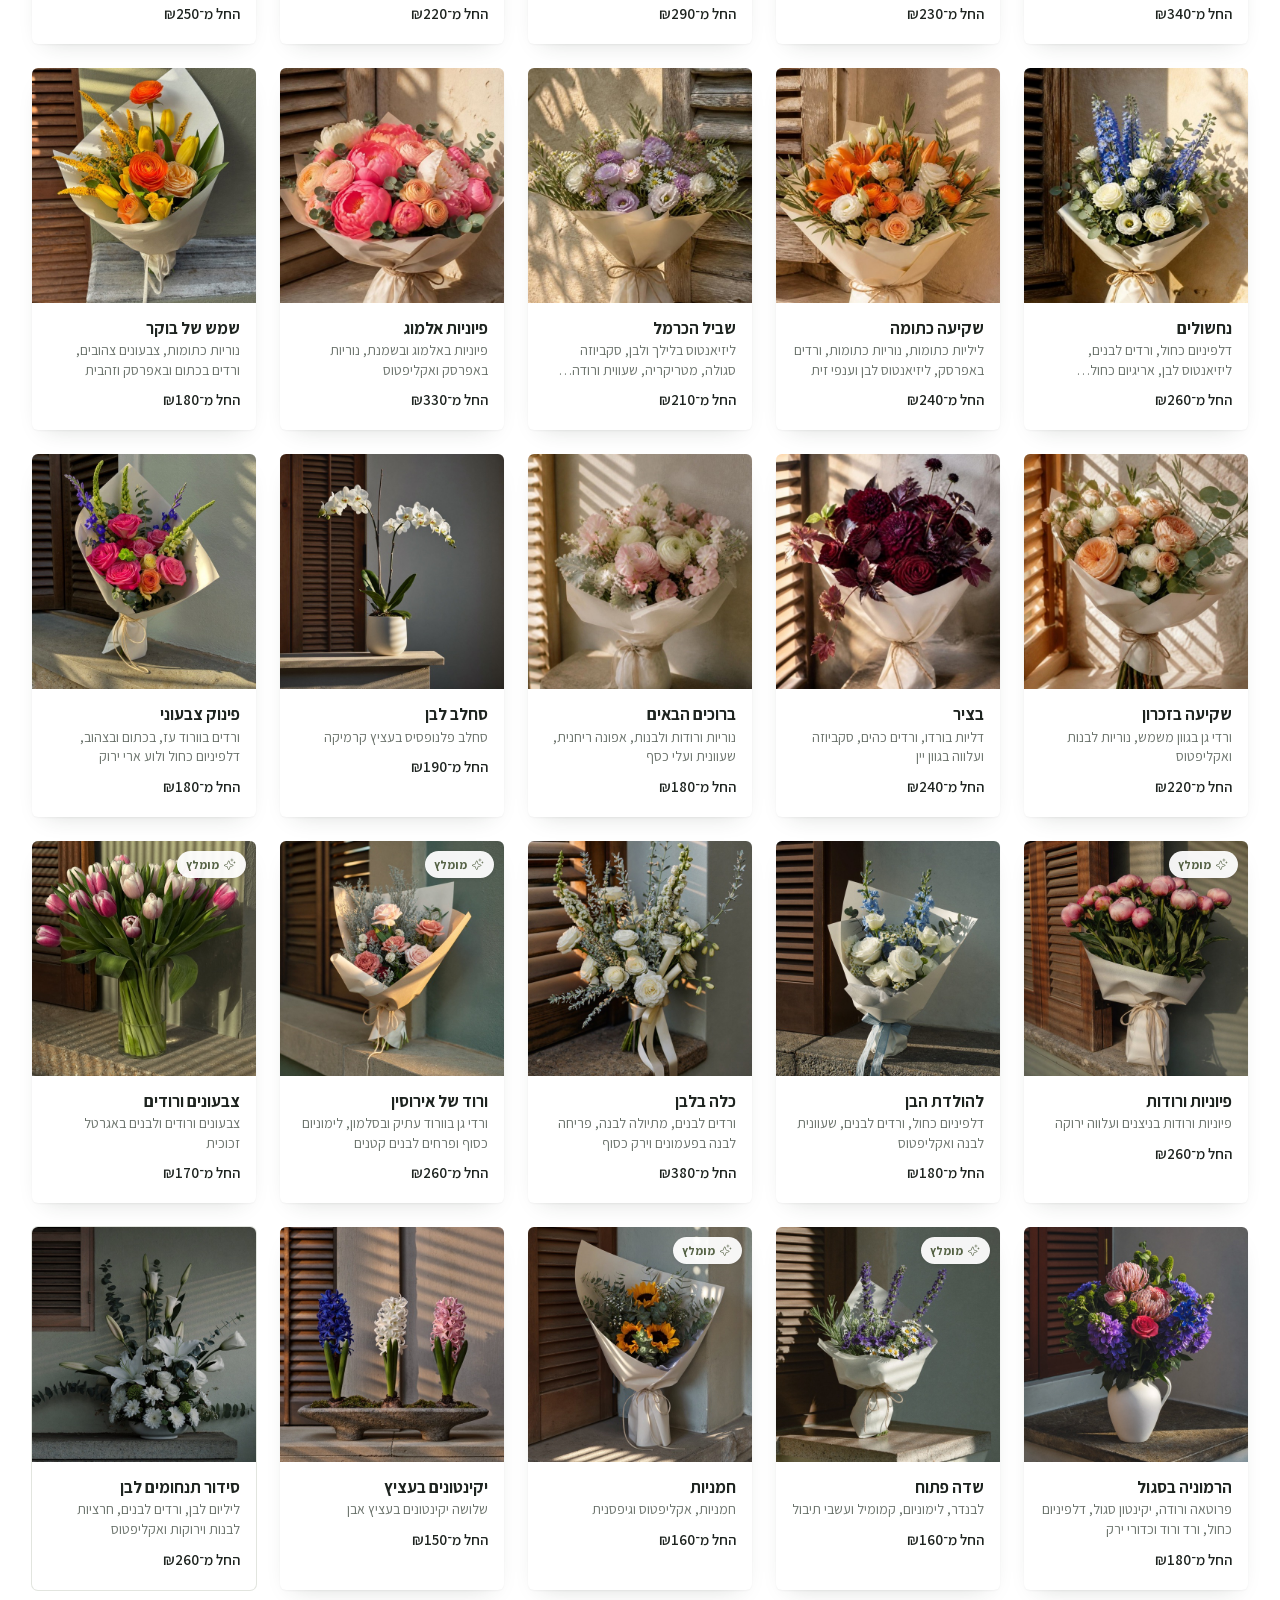
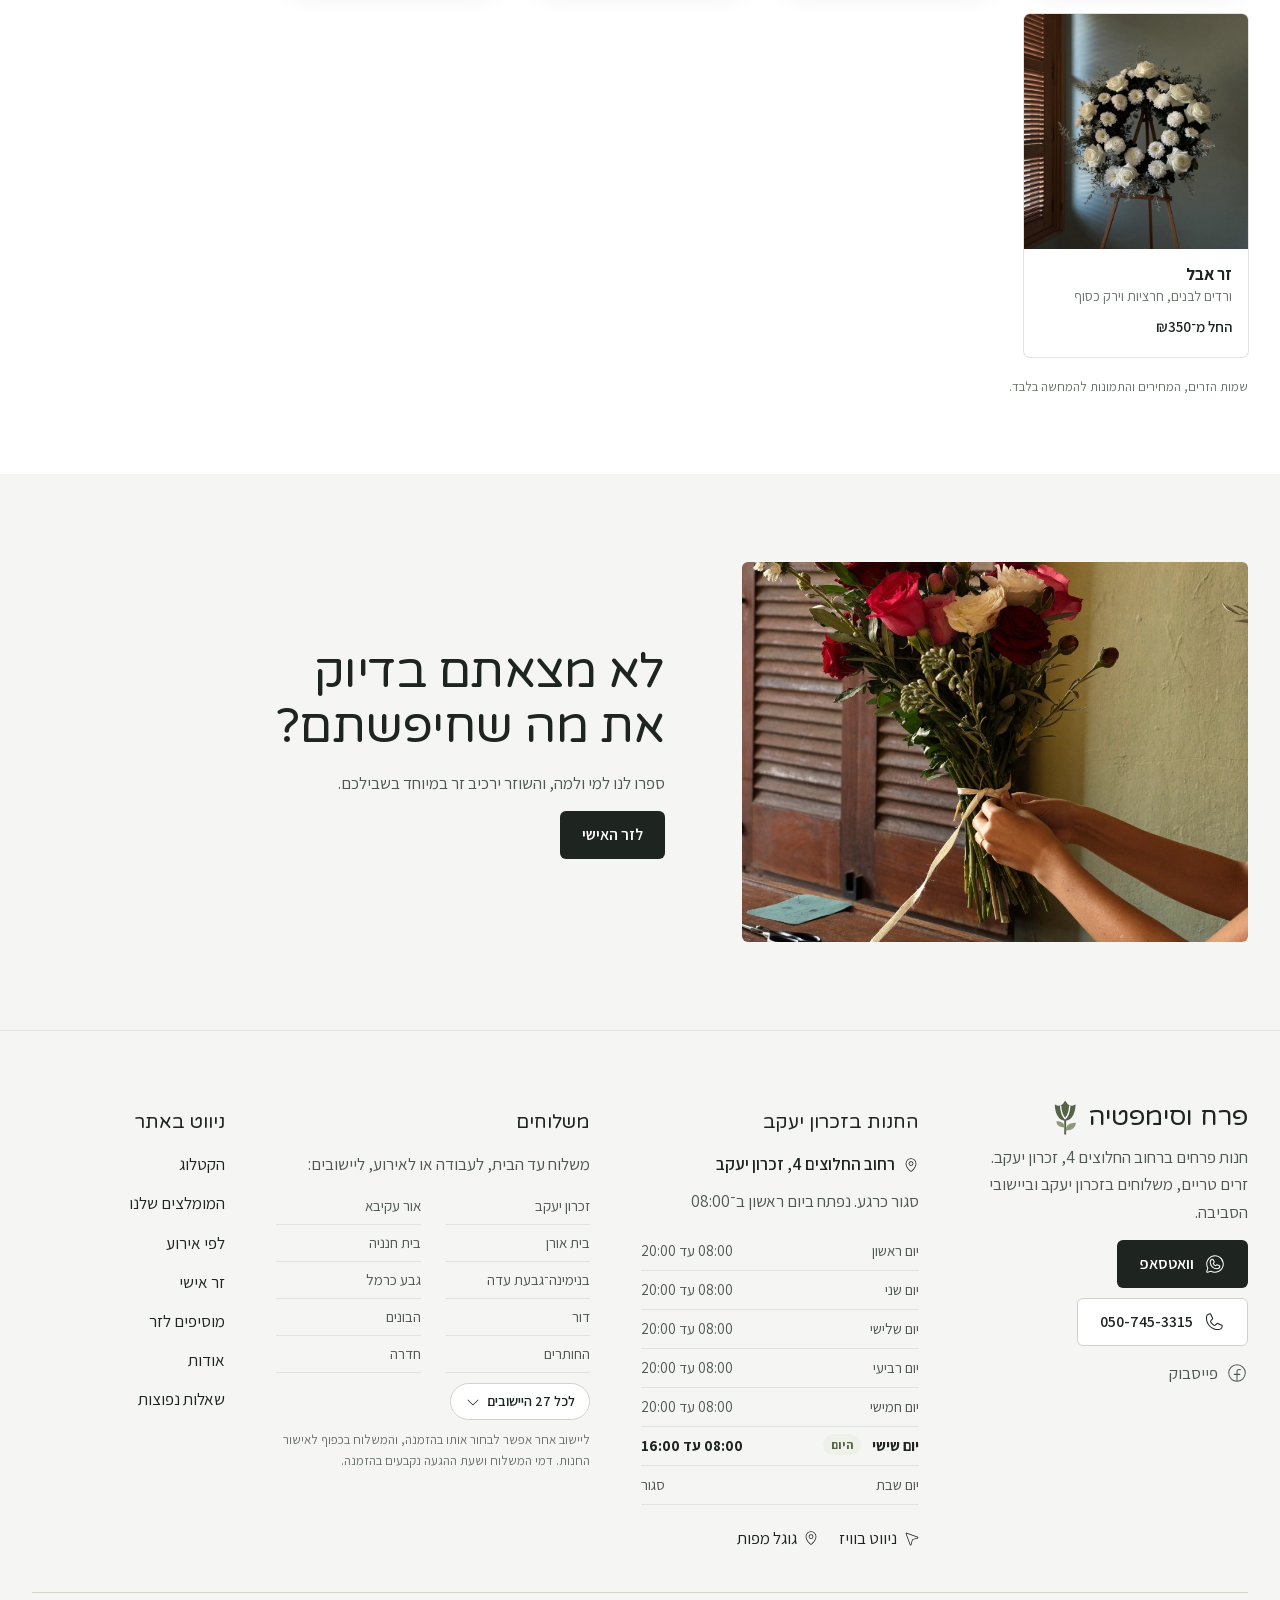
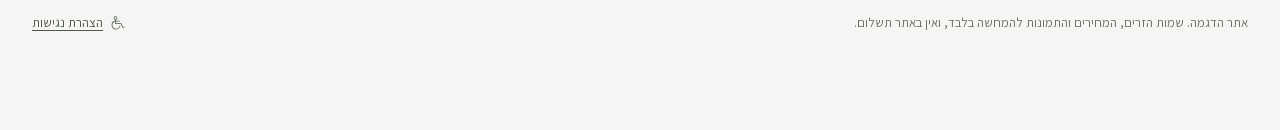
<file: catalog.html>
<!doctype html>
<html lang="he" dir="rtl">
<head>
  <meta charset="utf-8">
  <meta name="viewport" content="width=device-width, initial-scale=1, viewport-fit=cover">
  <title>הקטלוג | פרח וסימפטיה, זכרון יעקב</title>
  <meta name="description" content="כל הזרים, העציצים וסידורי הפרחים של פרח וסימפטיה בזכרון יעקב. סינון לפי אירוע, צבע ותקציב, והזמנה בוואטסאפ.">
  <meta name="theme-color" content="#ffffff">
  <meta name="robots" content="noindex, nofollow">
  <meta property="og:type" content="website">
  <meta property="og:locale" content="he_IL">
  <meta property="og:site_name" content="פרח וסימפטיה">
  <meta property="og:title" content="הקטלוג | פרח וסימפטיה, זכרון יעקב">
  <meta property="og:description" content="כל הזרים, העציצים וסידורי הפרחים של פרח וסימפטיה בזכרון יעקב. סינון לפי אירוע, צבע ותקציב, והזמנה בוואטסאפ.">
  <meta property="og:image" content="assets/img/og.jpg">
  <link rel="icon" href="assets/favicon.svg" type="image/svg+xml">
  <link rel="preload" href="assets/fonts/assistant-hebrew.woff2" as="font" type="font/woff2" crossorigin>
  <link rel="preload" href="assets/fonts/varela-hebrew.woff2" as="font" type="font/woff2" crossorigin>
  <link rel="stylesheet" href="assets/css/styles.css?v=202610151030">
</head>
<body data-page="catalog">
<script>try{if(localStorage.getItem('pv-promo-closed'))document.documentElement.classList.add('promo-closed')}catch(e){}</script>
<svg xmlns="http://www.w3.org/2000/svg" style="display:none" aria-hidden="true"><symbol id="i-arrow-left" viewBox="0 0 256 256"><path d="M222,128a6,6,0,0,1-6,6H54.49l61.75,61.76a6,6,0,1,1-8.48,8.48l-72-72a6,6,0,0,1,0-8.48l72-72a6,6,0,0,1,8.48,8.48L54.49,122H216A6,6,0,0,1,222,128Z"/></symbol><symbol id="i-arrow-right" viewBox="0 0 256 256"><path d="M220.24,132.24l-72,72a6,6,0,0,1-8.48-8.48L201.51,134H40a6,6,0,0,1,0-12H201.51L139.76,60.24a6,6,0,0,1,8.48-8.48l72,72A6,6,0,0,1,220.24,132.24Z"/></symbol><symbol id="i-arrow-up-left" viewBox="0 0 256 256"><path d="M196.24,196.24a6,6,0,0,1-8.48,0L70,78.48V168a6,6,0,0,1-12,0V64a6,6,0,0,1,6-6H168a6,6,0,0,1,0,12H78.48L196.24,187.76A6,6,0,0,1,196.24,196.24Z"/></symbol><symbol id="i-calendar-blank" viewBox="0 0 256 256"><path d="M208,34H182V24a6,6,0,0,0-12,0V34H86V24a6,6,0,0,0-12,0V34H48A14,14,0,0,0,34,48V208a14,14,0,0,0,14,14H208a14,14,0,0,0,14-14V48A14,14,0,0,0,208,34ZM48,46H74V56a6,6,0,0,0,12,0V46h84V56a6,6,0,0,0,12,0V46h26a2,2,0,0,1,2,2V82H46V48A2,2,0,0,1,48,46ZM208,210H48a2,2,0,0,1-2-2V94H210V208A2,2,0,0,1,208,210Z"/></symbol><symbol id="i-caret-down" viewBox="0 0 256 256"><path d="M212.24,100.24l-80,80a6,6,0,0,1-8.48,0l-80-80a6,6,0,0,1,8.48-8.48L128,167.51l75.76-75.75a6,6,0,0,1,8.48,8.48Z"/></symbol><symbol id="i-caret-left" viewBox="0 0 256 256"><path d="M164.24,203.76a6,6,0,1,1-8.48,8.48l-80-80a6,6,0,0,1,0-8.48l80-80a6,6,0,0,1,8.48,8.48L88.49,128Z"/></symbol><symbol id="i-chat-circle-text" viewBox="0 0 256 256"><path d="M166,112a6,6,0,0,1-6,6H96a6,6,0,0,1,0-12h64A6,6,0,0,1,166,112Zm-6,26H96a6,6,0,0,0,0,12h64a6,6,0,0,0,0-12Zm70-10A102,102,0,0,1,79.31,217.65L44.44,229.27a14,14,0,0,1-17.71-17.71l11.62-34.87A102,102,0,1,1,230,128Zm-12,0A90,90,0,1,0,50.08,173.06a6,6,0,0,1,.5,4.91L38.12,215.35a2,2,0,0,0,2.53,2.53L78,205.42a6.2,6.2,0,0,1,1.9-.31,6.09,6.09,0,0,1,3,.81A90,90,0,0,0,218,128Z"/></symbol><symbol id="i-check-circle" viewBox="0 0 256 256"><path d="M172.24,99.76a6,6,0,0,1,0,8.48l-56,56a6,6,0,0,1-8.48,0l-24-24a6,6,0,0,1,8.48-8.48L112,151.51l51.76-51.75A6,6,0,0,1,172.24,99.76ZM230,128A102,102,0,1,1,128,26,102.12,102.12,0,0,1,230,128Zm-12,0a90,90,0,1,0-90,90A90.1,90.1,0,0,0,218,128Z"/></symbol><symbol id="i-check" viewBox="0 0 256 256"><path d="M228.24,76.24l-128,128a6,6,0,0,1-8.48,0l-56-56a6,6,0,0,1,8.48-8.48L96,191.51,219.76,67.76a6,6,0,0,1,8.48,8.48Z"/></symbol><symbol id="i-clock" viewBox="0 0 256 256"><path d="M128,26A102,102,0,1,0,230,128,102.12,102.12,0,0,0,128,26Zm0,192a90,90,0,1,1,90-90A90.1,90.1,0,0,1,128,218Zm62-90a6,6,0,0,1-6,6H128a6,6,0,0,1-6-6V72a6,6,0,0,1,12,0v50h50A6,6,0,0,1,190,128Z"/></symbol><symbol id="i-facebook-logo" viewBox="0 0 256 256"><path d="M128,26A102,102,0,1,0,230,128,102.12,102.12,0,0,0,128,26Zm6,191.8V150h26a6,6,0,0,0,0-12H134V112a18,18,0,0,1,18-18h16a6,6,0,0,0,0-12H152a30,30,0,0,0-30,30v26H96a6,6,0,0,0,0,12h26v67.8a90,90,0,1,1,12,0Z"/></symbol><symbol id="i-flower-lotus" viewBox="0 0 256 256"><path d="M244.1,122.63a13.56,13.56,0,0,0-8.3-6.4,72.62,72.62,0,0,0-24.17-2c4.67-20.63,1.62-36.91-1.45-46.4A14.16,14.16,0,0,0,193.7,58.3a84.21,84.21,0,0,0-29.76,13.11,92.6,92.6,0,0,0-27.52-34.6,14,14,0,0,0-16.85,0,92.7,92.7,0,0,0-27.51,34.6A84.16,84.16,0,0,0,62.29,58.3a14.15,14.15,0,0,0-16.47,9.54c-3.07,9.49-6.12,25.77-1.45,46.4a72.62,72.62,0,0,0-24.17,2,13.56,13.56,0,0,0-8.3,6.4,14,14,0,0,0-1.4,10.74C13.81,145.66,24,169,54.92,187.51S113.29,206,128,206s42.12,0,73.06-18.49,41.11-41.85,44.42-54.14A14,14,0,0,0,244.1,122.63ZM168.48,82.9A73.1,73.1,0,0,1,196.22,70a2.2,2.2,0,0,1,2.54,1.5C202.7,83.72,206.57,109,188.17,141a129.75,129.75,0,0,1-28,33.37C167.85,161,174,142.93,174,119.17A116.13,116.13,0,0,0,168.48,82.9ZM57.24,71.53A2.2,2.2,0,0,1,59.78,70,73.1,73.1,0,0,1,87.52,82.9,116.13,116.13,0,0,0,82,119.17c0,23.76,6.15,41.85,13.81,55.17a129.58,129.58,0,0,1-28-33.37C49.43,109,53.3,83.72,57.24,71.53ZM61.08,177.2c-27.3-16.31-36.15-36.42-39-47a2.08,2.08,0,0,1,.21-1.61,1.71,1.71,0,0,1,1-.8A62.16,62.16,0,0,1,48,126.72,126.25,126.25,0,0,0,57.43,147a141,141,0,0,0,41,44.72A114.83,114.83,0,0,1,61.08,177.2ZM128,192.86c-8.68-6.2-34-28.2-34-73.69,0-43.36,22.94-65.34,32.8-72.78a2,2,0,0,1,2.4,0c9.86,7.44,32.8,29.42,32.8,72.78C162,164.94,136.81,186.67,128,192.86Zm105.9-62.62c-2.85,10.54-11.7,30.65-39,47a114.83,114.83,0,0,1-37.38,14.47,141,141,0,0,0,41-44.72A126.25,126.25,0,0,0,208,126.72a62.16,62.16,0,0,1,24.73,1.11,1.71,1.71,0,0,1,1,.8A2.08,2.08,0,0,1,233.92,130.24Z"/></symbol><symbol id="i-funnel-simple" viewBox="0 0 256 256"><path d="M198,136a6,6,0,0,1-6,6H64a6,6,0,0,1,0-12H192A6,6,0,0,1,198,136Zm34-54H24a6,6,0,0,0,0,12H232a6,6,0,0,0,0-12Zm-80,96H104a6,6,0,0,0,0,12h48a6,6,0,0,0,0-12Z"/></symbol><symbol id="i-gift" viewBox="0 0 256 256"><path d="M216,74H174.74a46.41,46.41,0,0,0,6-4.48,27.56,27.56,0,0,0,9.22-20A30.63,30.63,0,0,0,158.5,18a27.56,27.56,0,0,0-20,9.22A57.1,57.1,0,0,0,128,45.76a57.1,57.1,0,0,0-10.48-18.53A27.56,27.56,0,0,0,97.5,18,30.63,30.63,0,0,0,66,49.51a27.56,27.56,0,0,0,9.22,20,45.74,45.74,0,0,0,6,4.48H40A14,14,0,0,0,26,88v32a14,14,0,0,0,14,14h2v66a14,14,0,0,0,14,14H200a14,14,0,0,0,14-14V134h2a14,14,0,0,0,14-14V88A14,14,0,0,0,216,74ZM135.77,63c2.25-12.12,6.29-21.75,11.69-27.85A15.68,15.68,0,0,1,158.86,30h.55A18.6,18.6,0,0,1,178,49.14a15.68,15.68,0,0,1-5.18,11.4C162.1,70,143.92,72.83,134.34,73.65,134.59,70.76,135,67.08,135.77,63ZM83.45,35.45A18.69,18.69,0,0,1,96.59,30h.55a15.68,15.68,0,0,1,11.4,5.18C118,45.9,120.83,64.08,121.65,73.66c-2.89-.25-6.57-.68-10.61-1.43C98.92,70,89.29,65.94,83.19,60.53A15.64,15.64,0,0,1,78,49.14,18.65,18.65,0,0,1,83.45,35.45ZM38,120V88a2,2,0,0,1,2-2h82v36H40A2,2,0,0,1,38,120Zm16,80V134h68v68H56A2,2,0,0,1,54,200Zm148,0a2,2,0,0,1-2,2H134V134h68Zm16-80a2,2,0,0,1-2,2H134V86h82a2,2,0,0,1,2,2Z"/></symbol><symbol id="i-handbag" viewBox="0 0 256 256"><path d="M237.9,198.36l-14.25-120a14.06,14.06,0,0,0-14-12.36H174V64a46,46,0,0,0-92,0v2H46.33a14.06,14.06,0,0,0-14,12.36l-14.25,120a14,14,0,0,0,14,15.64H223.92a14,14,0,0,0,14-15.64ZM94,64a34,34,0,0,1,68,0v2H94ZM225.5,201.3a2.07,2.07,0,0,1-1.58.7H32.08a2.07,2.07,0,0,1-1.58-.7,1.92,1.92,0,0,1-.49-1.53l14.26-120A2,2,0,0,1,46.33,78H82v26a6,6,0,0,0,12,0V78h68v26a6,6,0,0,0,12,0V78h35.67a2,2,0,0,1,2.06,1.77l14.26,120A1.92,1.92,0,0,1,225.5,201.3Z"/></symbol><symbol id="i-list" viewBox="0 0 256 256"><path d="M222,128a6,6,0,0,1-6,6H40a6,6,0,0,1,0-12H216A6,6,0,0,1,222,128ZM40,70H216a6,6,0,0,0,0-12H40a6,6,0,0,0,0,12ZM216,186H40a6,6,0,0,0,0,12H216a6,6,0,0,0,0-12Z"/></symbol><symbol id="i-map-pin" viewBox="0 0 256 256"><path d="M128,66a38,38,0,1,0,38,38A38,38,0,0,0,128,66Zm0,64a26,26,0,1,1,26-26A26,26,0,0,1,128,130Zm0-112a86.1,86.1,0,0,0-86,86c0,30.91,14.34,63.74,41.47,94.94a252.32,252.32,0,0,0,41.09,38,6,6,0,0,0,6.88,0,252.32,252.32,0,0,0,41.09-38c27.13-31.2,41.47-64,41.47-94.94A86.1,86.1,0,0,0,128,18Zm0,206.51C113,212.93,54,163.62,54,104a74,74,0,0,1,148,0C202,163.62,143,212.93,128,224.51Z"/></symbol><symbol id="i-minus" viewBox="0 0 256 256"><path d="M222,128a6,6,0,0,1-6,6H40a6,6,0,0,1,0-12H216A6,6,0,0,1,222,128Z"/></symbol><symbol id="i-navigation-arrow" viewBox="0 0 256 256"><path d="M236.65,108.1,60.72,42.83l-.13,0A14,14,0,0,0,42.78,60.59s0,.09,0,.13L108.1,236.65A13.77,13.77,0,0,0,121.28,246h.26a13.8,13.8,0,0,0,13.14-9.88l0-.15,22.14-79.1L236,134.73l.15,0a14,14,0,0,0,.53-26.58Zm-4,15.1-82.26,23a6,6,0,0,0-4.16,4.16l-23,82.26a1.85,1.85,0,0,1-1.86,1.36,1.82,1.82,0,0,1-1.92-1.35.61.61,0,0,0,0-.12L54.11,56.62a2,2,0,0,1,2.51-2.51l175.91,65.26.12,0a2,2,0,0,1,0,3.79Z"/></symbol><symbol id="i-phone" viewBox="0 0 256 256"><path d="M221.59,160.3l-47.24-21.17a14,14,0,0,0-13.28,1.22,4.81,4.81,0,0,0-.56.42l-24.69,21a1.88,1.88,0,0,1-1.68.06c-15.87-7.66-32.31-24-40-39.65a1.91,1.91,0,0,1,0-1.68l21.07-25a6.13,6.13,0,0,0,.42-.58,14,14,0,0,0,1.12-13.27L95.73,34.49a14,14,0,0,0-14.56-8.38A54.24,54.24,0,0,0,34,80c0,78.3,63.7,142,142,142a54.25,54.25,0,0,0,53.89-47.17A14,14,0,0,0,221.59,160.3ZM176,210C104.32,210,46,151.68,46,80A42.23,42.23,0,0,1,82.67,38h.23a2,2,0,0,1,1.84,1.31l21.1,47.11a2,2,0,0,1,0,1.67L84.73,113.15a4.73,4.73,0,0,0-.43.57,14,14,0,0,0-.91,13.73c8.87,18.16,27.17,36.32,45.53,45.19a14,14,0,0,0,13.77-1c.19-.13.38-.27.56-.42l24.68-21a1.92,1.92,0,0,1,1.6-.1l47.25,21.17a2,2,0,0,1,1.21,2A42.24,42.24,0,0,1,176,210Z"/></symbol><symbol id="i-pencil-simple" viewBox="0 0 256 256"><path d="M225.91,74.79,181.22,30.1a14,14,0,0,0-19.8,0L38.1,153.41a13.94,13.94,0,0,0-4.1,9.9V208a14,14,0,0,0,14,14H92.69a13.94,13.94,0,0,0,9.9-4.1L225.91,94.59A14,14,0,0,0,225.91,74.79ZM94.1,209.41a2,2,0,0,1-1.41.59H48a2,2,0,0,1-2-2V163.31a2,2,0,0,1,.59-1.41L136,72.48,183.52,120ZM217.41,86.1,192,111.51,144.49,64,169.9,38.59a2,2,0,0,1,2.83,0l44.68,44.69A2,2,0,0,1,217.41,86.1Z"/></symbol><symbol id="i-plus" viewBox="0 0 256 256"><path d="M222,128a6,6,0,0,1-6,6H134v82a6,6,0,0,1-12,0V134H40a6,6,0,0,1,0-12h82V40a6,6,0,0,1,12,0v82h82A6,6,0,0,1,222,128Z"/></symbol><symbol id="i-quotes" viewBox="0 0 256 256"><path d="M100,58H40A14,14,0,0,0,26,72v64a14,14,0,0,0,14,14h62v10a34,34,0,0,1-34,34,6,6,0,0,0,0,12,46.06,46.06,0,0,0,46-46V72A14,14,0,0,0,100,58Zm2,80H40a2,2,0,0,1-2-2V72a2,2,0,0,1,2-2h60a2,2,0,0,1,2,2ZM216,58H156a14,14,0,0,0-14,14v64a14,14,0,0,0,14,14h62v10a34,34,0,0,1-34,34,6,6,0,0,0,0,12,46.06,46.06,0,0,0,46-46V72A14,14,0,0,0,216,58Zm2,80H156a2,2,0,0,1-2-2V72a2,2,0,0,1,2-2h60a2,2,0,0,1,2,2Z"/></symbol><symbol id="i-sort-ascending" viewBox="0 0 256 256"><path d="M126,128a6,6,0,0,1-6,6H48a6,6,0,0,1,0-12h72A6,6,0,0,1,126,128ZM48,70H184a6,6,0,0,0,0-12H48a6,6,0,0,0,0,12Zm56,116H48a6,6,0,0,0,0,12h56a6,6,0,0,0,0-12Zm124.24-22.24a6,6,0,0,0-8.48,0L190,193.51V112a6,6,0,0,0-12,0v81.51l-29.76-29.75a6,6,0,0,0-8.48,8.48l40,40a6,6,0,0,0,8.48,0l40-40A6,6,0,0,0,228.24,163.76Z"/></symbol><symbol id="i-star" viewBox="0 0 256 256"><path d="M234.29,114.85l-45,38.83L203,211.75a16.4,16.4,0,0,1-24.5,17.82L128,198.49,77.47,229.57A16.4,16.4,0,0,1,53,211.75l13.76-58.07-45-38.83A16.46,16.46,0,0,1,31.08,86l59-4.76,22.76-55.08a16.36,16.36,0,0,1,30.27,0l22.75,55.08,59,4.76a16.46,16.46,0,0,1,9.37,28.86Z"/></symbol><symbol id="i-storefront" viewBox="0 0 256 256"><path d="M26.22,94.41A6,6,0,0,0,26,96v16A38,38,0,0,0,42,143V216a6,6,0,0,0,6,6H208a6,6,0,0,0,6-6V143A38,38,0,0,0,230,112V96a5.91,5.91,0,0,0-.23-1.64L215.43,44.15A14.07,14.07,0,0,0,202,34H54A14.07,14.07,0,0,0,40.57,44.15Zm25.89-47A2,2,0,0,1,54,46H202a2,2,0,0,1,1.92,1.45L216.05,90H40ZM102,102h52v10a26,26,0,0,1-52,0Zm-64,0H90v10a26,26,0,0,1-38.18,23,6,6,0,0,0-1.65-1A26,26,0,0,1,38,112ZM202,210H54V148.66a38,38,0,0,0,42-16.21,37.95,37.95,0,0,0,64,0,38,38,0,0,0,42,16.21Zm3.83-76a6,6,0,0,0-1.65,1A26,26,0,0,1,166,112V102h52v10A26,26,0,0,1,205.83,134Z"/></symbol><symbol id="i-trash" viewBox="0 0 256 256"><path d="M216,50H174V40a22,22,0,0,0-22-22H104A22,22,0,0,0,82,40V50H40a6,6,0,0,0,0,12H50V208a14,14,0,0,0,14,14H192a14,14,0,0,0,14-14V62h10a6,6,0,0,0,0-12ZM94,40a10,10,0,0,1,10-10h48a10,10,0,0,1,10,10V50H94ZM194,208a2,2,0,0,1-2,2H64a2,2,0,0,1-2-2V62H194ZM110,104v64a6,6,0,0,1-12,0V104a6,6,0,0,1,12,0Zm48,0v64a6,6,0,0,1-12,0V104a6,6,0,0,1,12,0Z"/></symbol><symbol id="i-truck" viewBox="0 0 256 256"><path d="M253.57,117.78l-14-35a13.93,13.93,0,0,0-13-8.8H190V64a6,6,0,0,0-6-6H32A14,14,0,0,0,18,72V184a14,14,0,0,0,14,14H50.6a30,30,0,0,0,58.8,0h53.2a30,30,0,0,0,58.8,0H240a14,14,0,0,0,14-14V120A6,6,0,0,0,253.57,117.78ZM190,86h36.58a2,2,0,0,1,1.86,1.26L239.14,114H190ZM30,72a2,2,0,0,1,2-2H178v68H30ZM80,210a18,18,0,1,1,18-18A18,18,0,0,1,80,210Zm82.6-24H109.4a30,30,0,0,0-58.8,0H32a2,2,0,0,1-2-2V150H178v15.48A30.1,30.1,0,0,0,162.6,186ZM192,210a18,18,0,1,1,18-18A18,18,0,0,1,192,210Zm50-26a2,2,0,0,1-2,2H221.4A30.05,30.05,0,0,0,192,162c-.67,0-1.34,0-2,.07V126h52Z"/></symbol><symbol id="i-whatsapp-logo" viewBox="0 0 256 256"><path d="M186.68,146.63l-32-16a6,6,0,0,0-6,.38L133,141.46A42.49,42.49,0,0,1,114.54,123L125,107.33a6,6,0,0,0,.38-6l-16-32A6,6,0,0,0,104,66a38,38,0,0,0-38,38,86.1,86.1,0,0,0,86,86,38,38,0,0,0,38-38A6,6,0,0,0,186.68,146.63ZM152,178a74.09,74.09,0,0,1-74-74,26,26,0,0,1,22.42-25.75l12.66,25.32-10.39,15.58a6,6,0,0,0-.54,5.63,54.43,54.43,0,0,0,29.07,29.07,6,6,0,0,0,5.63-.54l15.58-10.39,25.32,12.66A26,26,0,0,1,152,178ZM128,26A102,102,0,0,0,38.35,176.69L26.73,211.56a14,14,0,0,0,17.71,17.71l34.87-11.62A102,102,0,1,0,128,26Zm0,192a90,90,0,0,1-45.06-12.08,6.09,6.09,0,0,0-3-.81,6.2,6.2,0,0,0-1.9.31L40.65,217.88a2,2,0,0,1-2.53-2.53L50.58,178a6,6,0,0,0-.5-4.91A90,90,0,1,1,128,218Z"/></symbol><symbol id="i-wheelchair" viewBox="0 0 256 256"><path d="M253.69,190.1a6,6,0,0,0-7.59-3.79L227,192.66l-29.68-59.34A6,6,0,0,0,192,130H110V102.05c.66,0,1.33,0,2,0h56a6,6,0,0,0,0-12H112c-.67,0-1.33,0-2,0V77.4a30,30,0,1,0-12,0v14A70,70,0,0,0,112,230c32.62,0,62-22.08,69.81-52.5a6,6,0,0,0-11.62-3c-6.49,25.21-31,43.5-58.19,43.5A58,58,0,0,1,98,103.72V136a6,6,0,0,0,6,6h84.29l30.34,60.68a6,6,0,0,0,7.27,3l24-8A6,6,0,0,0,253.69,190.1ZM86,48a18,18,0,1,1,18,18A18,18,0,0,1,86,48Z"/></symbol><symbol id="i-x" viewBox="0 0 256 256"><path d="M204.24,195.76a6,6,0,1,1-8.48,8.48L128,136.49,60.24,204.24a6,6,0,0,1-8.48-8.48L119.51,128,51.76,60.24a6,6,0,0,1,8.48-8.48L128,119.51l67.76-67.75a6,6,0,0,1,8.48,8.48L136.49,128Z"/></symbol><symbol id="i-magnifying-glass" viewBox="0 0 256 256"><path d="M228.24,219.76l-51.38-51.38a86.15,86.15,0,1,0-8.48,8.48l51.38,51.38a6,6,0,0,0,8.48-8.48ZM38,112a74,74,0,1,1,74,74A74.09,74.09,0,0,1,38,112Z"/></symbol><symbol id="i-copy" viewBox="0 0 256 256"><path d="M216,34H88a6,6,0,0,0-6,6V82H40a6,6,0,0,0-6,6V216a6,6,0,0,0,6,6H168a6,6,0,0,0,6-6V174h42a6,6,0,0,0,6-6V40A6,6,0,0,0,216,34ZM162,210H46V94H162Zm48-48H174V88a6,6,0,0,0-6-6H94V46H210Z"/></symbol><symbol id="i-tag" viewBox="0 0 256 256"><path d="M241.91,137.42,142.59,38.1a13.94,13.94,0,0,0-9.9-4.1H40a6,6,0,0,0-6,6v92.69a13.94,13.94,0,0,0,4.1,9.9l99.32,99.32a14,14,0,0,0,19.8,0l84.69-84.69A14,14,0,0,0,241.91,137.42Zm-8.49,11.31-84.69,84.69a2,2,0,0,1-2.83,0L46.59,134.1a2,2,0,0,1-.59-1.41V46h86.69a2,2,0,0,1,1.41.59l99.32,99.31A2,2,0,0,1,233.42,148.73ZM94,84A10,10,0,1,1,84,74,10,10,0,0,1,94,84Z"/></symbol><symbol id="i-sparkle" viewBox="0 0 256 256"><path d="M196.89,130.94,144.4,111.6,125.06,59.11a13.92,13.92,0,0,0-26.12,0L79.6,111.6,27.11,130.94a13.92,13.92,0,0,0,0,26.12L79.6,176.4l19.34,52.49a13.92,13.92,0,0,0,26.12,0L144.4,176.4l52.49-19.34a13.92,13.92,0,0,0,0-26.12Zm-4.15,14.86-55.08,20.3a6,6,0,0,0-3.56,3.56l-20.3,55.08a1.92,1.92,0,0,1-3.6,0L89.9,169.66a6,6,0,0,0-3.56-3.56L31.26,145.8a1.92,1.92,0,0,1,0-3.6l55.08-20.3a6,6,0,0,0,3.56-3.56l20.3-55.08a1.92,1.92,0,0,1,3.6,0l20.3,55.08a6,6,0,0,0,3.56,3.56l55.08,20.3a1.92,1.92,0,0,1,0,3.6ZM146,40a6,6,0,0,1,6-6h18V16a6,6,0,0,1,12,0V34h18a6,6,0,0,1,0,12H182V64a6,6,0,0,1-12,0V46H152A6,6,0,0,1,146,40ZM246,88a6,6,0,0,1-6,6H230v10a6,6,0,0,1-12,0V94H208a6,6,0,0,1,0-12h10V72a6,6,0,0,1,12,0V82h10A6,6,0,0,1,246,88Z"/></symbol></svg>
<a class="skip-link" href="#main">דילוג לתוכן</a>

<aside class="promo" data-promo aria-label="מבצע">
  <div class="container promo__inner">
    <svg class="icon icon--sm promo__icon" aria-hidden="true"><use href="#i-tag"/></svg>
    <p class="promo__text"><span class="promo__long"><strong>10% הנחה</strong> בהזמנה הראשונה מהאתר, בהזמנה מעל ₪250</span><span class="promo__short"><strong>10% הנחה</strong> בהזמנה ראשונה מעל ₪250</span></p>
    <button class="promo__code" type="button" data-copy-code aria-label="העתקת קוד הקופון PERACH10"><span class="promo__code-label">קוד:</span> <span dir="ltr">PERACH10</span><svg class="icon icon--sm" aria-hidden="true"><use href="#i-copy"/></svg></button>
    <button class="promo__close" type="button" aria-label="סגירת פס ההנחה" data-promo-close><svg class="icon icon--sm" aria-hidden="true"><use href="#i-x"/></svg></button>
  </div>
</aside>

<header class="site-header" data-header>
  <div class="container site-header__inner">
    <button class="icon-btn site-header__menu" type="button" aria-label="פתיחת התפריט" aria-controls="menu-drawer" aria-expanded="false" data-open-menu>
      <svg class="icon" aria-hidden="true"><use href="#i-list"/></svg>
    </button>

    <nav class="primary-nav" aria-label="ניווט ראשי">
      <ul class="primary-nav__list">
        <li class="primary-nav__item" data-mega>
          <button class="primary-nav__link" type="button" aria-expanded="false" aria-controls="mega-catalog" data-mega-trigger aria-current="page">הקטלוג</button>
          <div class="mega" id="mega-catalog" data-mega-panel hidden>
            <div class="container mega__inner">
              <div class="mega__col">
                <p class="mega__title">לפי אירוע</p>
                <ul class="mega__links" data-mega-occasions></ul>
              </div>
              <div class="mega__col">
                <p class="mega__title">לפי צבע</p>
                <ul class="mega__links">
                  <li><a href="catalog.html?color=white" data-filter="color:white">לבן ונקי</a></li>
                  <li><a href="catalog.html?color=pastel" data-filter="color:pastel">פסטל רך</a></li>
                  <li><a href="catalog.html?color=warm" data-filter="color:warm">גוונים חמים</a></li>
                  <li><a href="catalog.html?color=red" data-filter="color:red">אדום ובורדו</a></li>
                </ul>
              </div>
              <div class="mega__col">
                <p class="mega__title">לפי תקציב</p>
                <ul class="mega__links">
                  <li><a href="catalog.html?budget=low" data-filter="budget:low">עד ₪200</a></li>
                  <li><a href="catalog.html?budget=mid" data-filter="budget:mid">מעל ₪200 ועד ₪300</a></li>
                  <li><a href="catalog.html?budget=high" data-filter="budget:high">מעל ₪300</a></li>
                </ul>
                <a class="mega__all" href="catalog.html">לכל הקטלוג <svg class="icon icon--sm" aria-hidden="true"><use href="#i-arrow-left"/></svg></a>
              </div>
              <a class="mega__feature" href="catalog.html?occasion=picks" data-filter="occasion:picks">
                <img src="assets/img/peony.jpg" alt="" loading="lazy" width="600" height="630">
                <span class="mega__feature-text">
                  <span class="mega__kicker"><svg class="icon icon--sm" aria-hidden="true"><use href="#i-sparkle"/></svg> מומלצים</span>
                  <strong>הזרים שאנחנו ממליצים עליהם עכשיו</strong>
                  <span>בחירה קטנה של השוזר מתוך הקטלוג</span>
                </span>
              </a>
            </div>
          </div>
        </li>

        <li class="primary-nav__item" data-mega>
          <button class="primary-nav__link" type="button" aria-expanded="false" aria-controls="mega-personal" data-mega-trigger>זר אישי</button>
          <div class="mega" id="mega-personal" data-mega-panel hidden>
            <div class="container mega__inner">
              <div class="mega__col">
                <p class="mega__title">איך זה עובד</p>
                <ol class="mega__steps">
                  <li><span>1</span>מספרים לנו למי הזר ולאיזו הזדמנות</li>
                  <li><span>2</span>השוזר חוזר אליכם בוואטסאפ עם הצעה ומחיר</li>
                  <li><span>3</span>הזר נשזר ומגיע במועד שבחרתם</li>
                </ol>
              </div>
              <div class="mega__col">
                <p class="mega__title">מתחילים מאירוע</p>
                <ul class="mega__links">
                  <li><a href="index.html?for=birthday#personal" data-builder-occasion="birthday">יום הולדת</a></li>
                  <li><a href="index.html?for=love#personal" data-builder-occasion="love">אהבה</a></li>
                  <li><a href="index.html?for=thanks#personal" data-builder-occasion="thanks">תודה</a></li>
                  <li><a href="index.html?for=baby#personal" data-builder-occasion="baby">לידה</a></li>
                  <li><a href="index.html?for=wedding#personal" data-builder-occasion="wedding">חתונה ואירוסין</a></li>
                </ul>
              </div>
              <div class="mega__col">
                <p class="mega__title">מעדיפים לדבר?</p>
                <p class="mega__text">השוזר זמין בוואטסאפ ובטלפון בשעות הפתיחה.</p>
                <div class="mega__contact">
                  <a href="#" data-wa-link><svg class="icon icon--sm" aria-hidden="true"><use href="#i-whatsapp-logo"/></svg> וואטסאפ</a>
                  <a href="tel:+972507453315"><svg class="icon icon--sm" aria-hidden="true"><use href="#i-phone"/></svg> <span dir="ltr">050-745-3315</span></a>
                </div>
              </div>
              <a class="mega__feature" href="index.html#personal">
                <img src="assets/img/hands.jpg" alt="" loading="lazy" width="880" height="1100">
                <span class="mega__feature-text">
                  <strong>זר שנבנה בשבילכם</strong>
                  <span>בוחרים אירוע, צבעים וגודל, והשוזר עושה את השאר</span>
                  <span class="mega__go">לבניית הזר <svg class="icon icon--sm" aria-hidden="true"><use href="#i-arrow-left"/></svg></span>
                </span>
              </a>
            </div>
          </div>
        </li>

        <li class="primary-nav__item" data-mega>
          <button class="primary-nav__link" type="button" aria-expanded="false" aria-controls="mega-about" data-mega-trigger>אודות</button>
          <div class="mega" id="mega-about" data-mega-panel hidden>
            <div class="container mega__inner">
              <div class="mega__col">
                <p class="mega__title">הכירו אותנו</p>
                <ul class="mega__links">
                  <li><a href="index.html#about">הסיפור שלנו</a></li>
                  <li><a href="index.html#reviews">מה אומרים עלינו</a></li>
                  <li><a href="index.html#gifts">מוסיפים לזר</a></li>
                  <li><a href="index.html#faq">שאלות נפוצות</a></li>
                </ul>
              </div>
              <div class="mega__col">
                <p class="mega__title">מהחנות</p>
                <blockquote class="mega__quote">
                  <p>"המקום שבו כל פרח מספר סיפור."</p>
                  <footer>שמעון משה, פרח וסימפטיה</footer>
                </blockquote>
              </div>
              <div class="mega__col">
                <p class="mega__title">דירוג</p>
                <p class="mega__score"><strong>5.0</strong><span class="mega__stars" aria-hidden="true"><svg class="icon icon--sm" aria-hidden="true"><use href="#i-star"/></svg><svg class="icon icon--sm" aria-hidden="true"><use href="#i-star"/></svg><svg class="icon icon--sm" aria-hidden="true"><use href="#i-star"/></svg><svg class="icon icon--sm" aria-hidden="true"><use href="#i-star"/></svg><svg class="icon icon--sm" aria-hidden="true"><use href="#i-star"/></svg></span></p>
                <p class="mega__text">ממוצע של 41 מדרגים באתר B144</p>
              </div>
              <a class="mega__feature" href="index.html#about">
                <img src="assets/img/about.jpg" alt="" loading="lazy" width="675" height="900">
                <span class="mega__feature-text">
                  <strong>חלק מהנוף של זכרון יעקב</strong>
                  <span>ברחוב החלוצים 4</span>
                  <span class="mega__go">עוד עלינו <svg class="icon icon--sm" aria-hidden="true"><use href="#i-arrow-left"/></svg></span>
                </span>
              </a>
            </div>
          </div>
        </li>

        <li class="primary-nav__item" data-mega>
          <button class="primary-nav__link" type="button" aria-expanded="false" aria-controls="mega-shop" data-mega-trigger>החנות</button>
          <div class="mega" id="mega-shop" data-mega-panel hidden>
            <div class="container mega__inner">
              <div class="mega__col">
                <p class="mega__title">איפה אנחנו</p>
                <p class="mega__address"><svg class="icon icon--sm" aria-hidden="true"><use href="#i-map-pin"/></svg> רחוב החלוצים 4, זכרון יעקב</p>
                <p class="mega__status" data-open-status-long></p>
                <ul class="mega__links mega__links--sm">
                  <li><a href="https://waze.com/ul?q=%D7%94%D7%97%D7%9C%D7%95%D7%A6%D7%99%D7%9D%204%20%D7%96%D7%9B%D7%A8%D7%95%D7%9F%20%D7%99%D7%A2%D7%A7%D7%91&navigate=yes" target="_blank" rel="noopener">ניווט בוויז</a></li>
                  <li><a href="https://www.google.com/maps/search/?api=1&query=%D7%94%D7%97%D7%9C%D7%95%D7%A6%D7%99%D7%9D%204%20%D7%96%D7%9B%D7%A8%D7%95%D7%9F%20%D7%99%D7%A2%D7%A7%D7%91" target="_blank" rel="noopener">גוגל מפות</a></li>
                </ul>
              </div>
              <div class="mega__col">
                <p class="mega__title">שעות פתיחה</p>
                <dl class="mega__hours">
                  <div><dt>ראשון עד חמישי</dt><dd>08:00 עד 20:00</dd></div>
                  <div><dt>שישי</dt><dd>08:00 עד 16:00</dd></div>
                  <div><dt>שבת</dt><dd>סגור</dd></div>
                </dl>
                <a class="mega__all" href="#shop">כל הפרטים <svg class="icon icon--sm" aria-hidden="true"><use href="#i-arrow-left"/></svg></a>
              </div>
              <div class="mega__col">
                <p class="mega__title">משלוחים ל:</p>
                <ul class="mega__towns" data-towns data-towns-short></ul>
              </div>
              <div class="mega__feature mega__feature--card">
                <span class="mega__feature-text">
                  <strong>רוצים להזמין עכשיו?</strong>
                  <span>כתבו לנו או התקשרו, ונתאם איתכם זר, מועד ומשלוח.</span>
                </span>
                <span class="mega__buttons">
                  <a class="btn btn--primary" href="#" data-wa-link><svg class="icon" aria-hidden="true"><use href="#i-whatsapp-logo"/></svg> וואטסאפ</a>
                  <a class="btn btn--ghost" href="tel:+972507453315"><svg class="icon" aria-hidden="true"><use href="#i-phone"/></svg> <span dir="ltr">050-745-3315</span></a>
                </span>
              </div>
            </div>
          </div>
        </li>
      </ul>
    </nav>

    <a class="wordmark" href="index.html" aria-label="פרח וסימפטיה, לדף הבית"><span>פרח וסימפטיה</span><svg class="wordmark__mark" aria-hidden="true" focusable="false" xmlns="http://www.w3.org/2000/svg" viewBox="10 6 28 40"><path fill="#566346" d="M13 12.5c3.3 2.4 7.4 2.6 10.2-2.8.4-.8 1.2-.8 1.6 0 2.8 5.4 6.9 5.2 10.2 2.8 0 10.6-4.8 17.6-11 17.6S13 23.1 13 12.5Z"/><path fill="none" stroke="#fff" stroke-width="1.4" stroke-linecap="round" d="M19.2 14.6c.3 6.2 2 10.6 4.8 13.4M28.8 14.6c-.3 6.2-2 10.6-4.8 13.4"/><path fill="none" stroke="#566346" stroke-width="2" stroke-linecap="round" d="M24 29.8V44"/><path fill="#8c9a78" d="M24.4 40.4c.2-5.1 4.2-8.4 11-8.2-.3 5.3-4.4 8.5-11 8.2Z"/><path fill="#8c9a78" d="M23.6 37.4c-.2-4.1-3.4-6.8-8.9-6.6.2 4.4 3.6 6.8 8.9 6.6Z"/></svg></a>

    <div class="site-header__actions">
      <button class="icon-btn site-header__search" type="button" aria-label="חיפוש באתר" aria-controls="search" aria-expanded="false" data-open-search>
        <svg class="icon" aria-hidden="true"><use href="#i-magnifying-glass"/></svg>
      </button>
      <a class="icon-btn site-header__wa" href="#" data-wa-link aria-label="שיחה איתנו בוואטסאפ">
        <svg class="icon" aria-hidden="true"><use href="#i-whatsapp-logo"/></svg>
      </a>
      <button class="icon-btn bag-btn" type="button" aria-label="הסל שלי" aria-controls="bag-drawer" aria-expanded="false" data-open-bag>
        <svg class="icon" aria-hidden="true"><use href="#i-handbag"/></svg>
        <span class="bag-btn__count" data-bag-count hidden>0</span>
      </button>
    </div>
  </div>

</header>
<main id="main" class="catalog-page">
  <div class="container">
    <nav class="breadcrumbs" aria-label="מיקום באתר">
      <a href="index.html">דף הבית</a>
      <svg class="icon icon--sm" aria-hidden="true"><use href="#i-caret-left"/></svg>
      <span aria-current="page">הקטלוג</span>
    </nav>
    <div class="page-head">
      <h1 class="page-title">הקטלוג</h1>
      <p class="section-lede">זרים, עציצים וסידורים מוכנים לבחירה. בוחרים זר וגודל, מוסיפים ברכה בסל ושולחים לנו את ההזמנה בוואטסאפ.</p>
    </div>
  </div>

  <div class="toolbar" data-toolbar>
    <div class="container toolbar__inner">
      <div class="filters__scroller" role="toolbar" aria-label="סינון לפי אירוע" data-chips></div>
      <div class="toolbar__controls">
        <div class="field field--inline">
          <label for="f-color">צבע</label>
          <select id="f-color" data-select-color>
            <option value="">צבע</option>
            <option value="white">לבן ונקי</option>
            <option value="pastel">פסטל רך</option>
            <option value="warm">גוונים חמים</option>
            <option value="red">אדום ובורדו</option>
          </select>
        </div>
        <div class="field field--inline">
          <label for="f-budget">תקציב</label>
          <select id="f-budget" data-select-budget>
            <option value="">תקציב</option>
            <option value="low">עד ₪200</option>
            <option value="mid">מעל ₪200 ועד ₪300</option>
            <option value="high">מעל ₪300</option>
          </select>
        </div>
        <div class="field field--inline">
          <label for="f-sort">מיון</label>
          <select id="f-sort" data-select-sort>
            <option value="">מומלצים</option>
            <option value="asc">מהזול ליקר</option>
            <option value="desc">מהיקר לזול</option>
          </select>
        </div>
      </div>
    </div>
  </div>

  <section class="section catalog catalog--full" aria-labelledby="results-title">
    <div class="container">
      <div class="results-bar">
        <h2 class="visually-hidden" id="results-title">תוצאות</h2>
        <p class="results-bar__count" data-count aria-live="polite"></p>
        <button class="results-bar__clear" type="button" data-clear-filter hidden>ניקוי הסינון</button>
      </div>
      <ul class="product-grid" data-grid></ul>
      <p class="demo-note">שמות הזרים, המחירים והתמונות להמחשה בלבד.</p>
    </div>
  </section>

  <section class="cta-band" aria-labelledby="cta-title">
    <div class="container cta-band__inner">
      <img src="assets/img/hands.jpg" alt="" loading="lazy" width="880" height="1100">
      <div>
        <h2 class="section-title" id="cta-title">לא מצאתם בדיוק את מה שחיפשתם?</h2>
        <p class="section-lede">ספרו לנו למי ולמה, והשוזר ירכיב זר במיוחד בשבילכם.</p>
        <a class="btn btn--primary" href="index.html#personal">לזר האישי</a>
      </div>
    </div>
  </section>
</main>

<footer class="site-footer" id="shop" aria-labelledby="shop-title">
  <div class="container site-footer__inner">
    <div class="site-footer__brand">
      <a class="wordmark wordmark--footer" href="index.html"><span>פרח וסימפטיה</span><svg class="wordmark__mark" aria-hidden="true" focusable="false" xmlns="http://www.w3.org/2000/svg" viewBox="10 6 28 40"><path fill="#566346" d="M13 12.5c3.3 2.4 7.4 2.6 10.2-2.8.4-.8 1.2-.8 1.6 0 2.8 5.4 6.9 5.2 10.2 2.8 0 10.6-4.8 17.6-11 17.6S13 23.1 13 12.5Z"/><path fill="none" stroke="#fff" stroke-width="1.4" stroke-linecap="round" d="M19.2 14.6c.3 6.2 2 10.6 4.8 13.4M28.8 14.6c-.3 6.2-2 10.6-4.8 13.4"/><path fill="none" stroke="#566346" stroke-width="2" stroke-linecap="round" d="M24 29.8V44"/><path fill="#8c9a78" d="M24.4 40.4c.2-5.1 4.2-8.4 11-8.2-.3 5.3-4.4 8.5-11 8.2Z"/><path fill="#8c9a78" d="M23.6 37.4c-.2-4.1-3.4-6.8-8.9-6.6.2 4.4 3.6 6.8 8.9 6.6Z"/></svg></a>
      <p>חנות פרחים ברחוב החלוצים 4, זכרון יעקב.<br>זרים טריים, משלוחים בזכרון יעקב וביישובי הסביבה.</p>
      <div class="site-footer__actions">
        <a class="btn btn--primary" href="#" data-wa-link><svg class="icon" aria-hidden="true"><use href="#i-whatsapp-logo"/></svg> וואטסאפ</a>
        <a class="btn btn--ghost" href="tel:+972507453315"><svg class="icon" aria-hidden="true"><use href="#i-phone"/></svg> <span dir="ltr">050-745-3315</span></a>
      </div>
      <a class="site-footer__social" href="https://www.facebook.com/flowerofsympathy" target="_blank" rel="noopener"><svg class="icon" aria-hidden="true"><use href="#i-facebook-logo"/></svg> פייסבוק</a>
    </div>

    <details class="fcol" data-fcol>
      <summary><h2 class="fcol__title" id="shop-title">החנות בזכרון יעקב</h2><svg class="icon icon--sm site-footer__chev" aria-hidden="true"><use href="#i-caret-down"/></svg></summary>
      <div class="fcol__body">
        <p class="fcol__address"><svg class="icon icon--sm" aria-hidden="true"><use href="#i-map-pin"/></svg> רחוב החלוצים 4, זכרון יעקב</p>
        <p class="fcol__status" data-open-status-long></p>
        <table class="hours hours--compact">
          <caption class="visually-hidden">שעות פתיחה</caption>
          <tbody data-hours></tbody>
        </table>
        <p class="fcol__links">
          <a href="https://waze.com/ul?q=%D7%94%D7%97%D7%9C%D7%95%D7%A6%D7%99%D7%9D%204%20%D7%96%D7%9B%D7%A8%D7%95%D7%9F%20%D7%99%D7%A2%D7%A7%D7%91&navigate=yes" target="_blank" rel="noopener"><svg class="icon icon--sm" aria-hidden="true"><use href="#i-navigation-arrow"/></svg> ניווט בוויז</a>
          <a href="https://www.google.com/maps/search/?api=1&query=%D7%94%D7%97%D7%9C%D7%95%D7%A6%D7%99%D7%9D%204%20%D7%96%D7%9B%D7%A8%D7%95%D7%9F%20%D7%99%D7%A2%D7%A7%D7%91" target="_blank" rel="noopener"><svg class="icon icon--sm" aria-hidden="true"><use href="#i-map-pin"/></svg> גוגל מפות</a>
        </p>
      </div>
    </details>

    <details class="fcol" data-fcol id="delivery">
      <summary><h2 class="fcol__title">משלוחים</h2><svg class="icon icon--sm site-footer__chev" aria-hidden="true"><use href="#i-caret-down"/></svg></summary>
      <div class="fcol__body">
        <p>משלוח עד הבית, לעבודה או לאירוע, ליישובים:</p>
        <ul class="towns towns--footer" data-towns data-towns-footer></ul>
        <p class="fcol__muted">ליישוב אחר אפשר לבחור אותו בהזמנה, והמשלוח בכפוף לאישור החנות. דמי המשלוח ושעת ההגעה נקבעים בהזמנה.</p>
      </div>
    </details>

    <details class="fcol" data-fcol>
      <summary><h2 class="fcol__title">ניווט באתר</h2><svg class="icon icon--sm site-footer__chev" aria-hidden="true"><use href="#i-caret-down"/></svg></summary>
      <nav class="fcol__body fcol__nav" aria-label="ניווט תחתון">
        <a href="catalog.html">הקטלוג</a>
        <a href="index.html#picks">המומלצים שלנו</a>
        <a href="index.html#occasions">לפי אירוע</a>
        <a href="index.html#personal">זר אישי</a>
        <a href="index.html#gifts">מוסיפים לזר</a>
        <a href="index.html#about">אודות</a>
        <a href="index.html#faq">שאלות נפוצות</a>
      </nav>
    </details>

    <div class="site-footer__fine">
      <p>אתר הדגמה. שמות הזרים, המחירים והתמונות להמחשה בלבד, ואין באתר תשלום.</p>
      <a href="accessibility.html"><svg class="icon icon--sm" aria-hidden="true"><use href="#i-wheelchair"/></svg> הצהרת נגישות</a>
    </div>
  </div>
</footer>

<aside aria-label="יצירת קשר מהירה">
  <a class="wa-fab" href="#" data-wa-link aria-label="שיחה איתנו בוואטסאפ" data-fab>
    <svg class="icon" aria-hidden="true"><use href="#i-whatsapp-logo"/></svg>
  </a>
</aside>
<div class="drawer drawer--menu" id="menu-drawer" data-drawer="menu" hidden>
  <div class="drawer__scrim" data-close-drawer></div>
  <div class="drawer__panel" role="dialog" aria-modal="true" aria-label="תפריט">
    <div class="drawer__head">
      <span class="wordmark"><span>פרח וסימפטיה</span><svg class="wordmark__mark" aria-hidden="true" focusable="false" xmlns="http://www.w3.org/2000/svg" viewBox="10 6 28 40"><path fill="#566346" d="M13 12.5c3.3 2.4 7.4 2.6 10.2-2.8.4-.8 1.2-.8 1.6 0 2.8 5.4 6.9 5.2 10.2 2.8 0 10.6-4.8 17.6-11 17.6S13 23.1 13 12.5Z"/><path fill="none" stroke="#fff" stroke-width="1.4" stroke-linecap="round" d="M19.2 14.6c.3 6.2 2 10.6 4.8 13.4M28.8 14.6c-.3 6.2-2 10.6-4.8 13.4"/><path fill="none" stroke="#566346" stroke-width="2" stroke-linecap="round" d="M24 29.8V44"/><path fill="#8c9a78" d="M24.4 40.4c.2-5.1 4.2-8.4 11-8.2-.3 5.3-4.4 8.5-11 8.2Z"/><path fill="#8c9a78" d="M23.6 37.4c-.2-4.1-3.4-6.8-8.9-6.6.2 4.4 3.6 6.8 8.9 6.6Z"/></svg></span>
      <button class="icon-btn" type="button" aria-label="סגירת התפריט" data-close-drawer><svg class="icon" aria-hidden="true"><use href="#i-x"/></svg></button>
    </div>
    <nav class="menu" aria-label="תפריט ראשי">
      <button class="menu__search" type="button" data-open-search><svg class="icon" aria-hidden="true"><use href="#i-magnifying-glass"/></svg> <span>חיפוש זרים ומתנות</span></button>
      <div class="menu__group">
        <button class="menu__toggle" type="button" aria-expanded="false" aria-controls="menu-catalog" data-accordion>
          הקטלוג
          <svg class="icon icon--sm" aria-hidden="true"><use href="#i-caret-down"/></svg>
        </button>
        <div class="menu__sub" id="menu-catalog" hidden>
          <ul data-menu-occasions></ul>
          <a class="menu__all" href="catalog.html">לכל הקטלוג</a>
        </div>
      </div>
      <div class="menu__group">
        <button class="menu__toggle" type="button" aria-expanded="false" aria-controls="menu-personal" data-accordion>
          זר אישי
          <svg class="icon icon--sm" aria-hidden="true"><use href="#i-caret-down"/></svg>
        </button>
        <div class="menu__sub" id="menu-personal" hidden>
          <ul>
            <li><a href="index.html?for=birthday#personal" data-builder-occasion="birthday" data-close-drawer>ליום הולדת</a></li>
            <li><a href="index.html?for=love#personal" data-builder-occasion="love" data-close-drawer>לאהבה</a></li>
            <li><a href="index.html?for=thanks#personal" data-builder-occasion="thanks" data-close-drawer>לתודה</a></li>
            <li><a href="index.html?for=baby#personal" data-builder-occasion="baby" data-close-drawer>ללידה</a></li>
            <li><a href="index.html?for=wedding#personal" data-builder-occasion="wedding" data-close-drawer>לחתונה ולאירוסין</a></li>
          </ul>
          <a class="menu__all" href="index.html#personal" data-close-drawer>לבניית זר אישי</a>
        </div>
      </div>
      <div class="menu__group">
        <button class="menu__toggle" type="button" aria-expanded="false" aria-controls="menu-about" data-accordion>
          אודות
          <svg class="icon icon--sm" aria-hidden="true"><use href="#i-caret-down"/></svg>
        </button>
        <div class="menu__sub" id="menu-about" hidden>
          <ul>
            <li><a href="index.html#about" data-close-drawer>הסיפור שלנו</a></li>
            <li><a href="index.html#reviews" data-close-drawer>מה אומרים עלינו</a></li>
            <li><a href="index.html#gifts" data-close-drawer>מוסיפים לזר</a></li>
            <li><a href="index.html#faq" data-close-drawer>שאלות נפוצות</a></li>
          </ul>
        </div>
      </div>
      <div class="menu__group">
        <button class="menu__toggle" type="button" aria-expanded="false" aria-controls="menu-shop" data-accordion>
          החנות
          <svg class="icon icon--sm" aria-hidden="true"><use href="#i-caret-down"/></svg>
        </button>
        <div class="menu__sub" id="menu-shop" hidden>
          <div class="menu__info">
            <p><svg class="icon icon--sm" aria-hidden="true"><use href="#i-map-pin"/></svg> רחוב החלוצים 4, זכרון יעקב</p>
            <p><svg class="icon icon--sm" aria-hidden="true"><use href="#i-clock"/></svg> <span>ראשון עד חמישי 08:00 עד 20:00<br>שישי 08:00 עד 16:00, שבת סגור</span></p>
          </div>
          <ul>
            <li><a href="#shop" data-close-drawer>שעות פתיחה ומשלוחים</a></li>
            <li><a href="https://waze.com/ul?q=%D7%94%D7%97%D7%9C%D7%95%D7%A6%D7%99%D7%9D%204%20%D7%96%D7%9B%D7%A8%D7%95%D7%9F%20%D7%99%D7%A2%D7%A7%D7%91&navigate=yes" target="_blank" rel="noopener">ניווט בוויז</a></li>
          </ul>
        </div>
      </div>
    </nav>
    <div class="drawer__foot">
      <p class="drawer__status" data-open-status-long></p>
      <a class="btn btn--primary btn--block" href="#" data-wa-link><svg class="icon" aria-hidden="true"><use href="#i-whatsapp-logo"/></svg> שיחה בוואטסאפ</a>
      <a class="btn btn--ghost btn--block" href="tel:+972507453315"><svg class="icon" aria-hidden="true"><use href="#i-phone"/></svg> <span dir="ltr">050-745-3315</span></a>
    </div>
  </div>
</div>

<div class="drawer drawer--bag" id="bag-drawer" data-drawer="bag" hidden>
  <div class="drawer__scrim" data-close-drawer></div>
  <div class="drawer__panel" role="dialog" aria-modal="true" aria-labelledby="bag-title">
    <div class="drawer__head">
      <h2 class="drawer__title" id="bag-title">הסל שלי</h2>
      <button class="icon-btn" type="button" aria-label="סגירת הסל" data-close-drawer><svg class="icon" aria-hidden="true"><use href="#i-x"/></svg></button>
    </div>
    <div class="bag" data-bag></div>
  </div>
</div>

<dialog class="quickview" data-quickview aria-labelledby="qv-title">
  <form method="dialog" class="quickview__close-form">
    <button class="icon-btn quickview__close" aria-label="סגירה" value="close"><svg class="icon" aria-hidden="true"><use href="#i-x"/></svg></button>
  </form>
  <div class="quickview__grid">
    <div class="quickview__media"><img src="assets/img/card1.jpg" alt="" data-qv-img width="600" height="630"></div>
    <div class="quickview__body">
      <h2 class="quickview__title" id="qv-title" data-qv-title></h2>
      <p class="quickview__desc" data-qv-desc></p>

      <form class="quickview__form" data-qv-form novalidate>
        <div class="qv-swap" data-qv-swap hidden>
          <button class="qv-swap__toggle" type="button" aria-expanded="false" aria-controls="qv-swap-list" data-qv-swap-toggle>
            החלפה לזר אחר <svg class="icon icon--sm" aria-hidden="true"><use href="#i-caret-down"/></svg>
          </button>
          <div class="qv-swap__list" id="qv-swap-list" data-qv-swap-list hidden></div>
        </div>

        <fieldset class="builder__group">
          <legend>גודל</legend>
          <div class="size-set" data-qv-sizes></div>
        </fieldset>

        <fieldset class="builder__group" data-qv-addons-group>
          <legend>תוספות <span class="field__opt">(לא חובה)</span></legend>
          <div class="addon-set" data-qv-addons></div>
        </fieldset>


        <p class="quickview__total" aria-live="polite"><span>סה"כ</span><strong data-qv-total></strong></p>

        <div class="quickview__actions">
          <button class="btn btn--primary" type="submit" data-qv-add><svg class="icon" aria-hidden="true"><use href="#i-plus"/></svg> הוספה לסל</button>
          <button class="btn btn--ghost" type="button" data-qv-wa><svg class="icon" aria-hidden="true"><use href="#i-whatsapp-logo"/></svg> הזמנה בוואטסאפ</button>
        </div>
      </form>
    </div>
  </div>
</dialog>

<div class="toast" role="status" aria-live="polite" data-toast hidden></div>
<div class="search" id="search" data-search hidden>
  <div class="search__scrim" data-close-search></div>
  <div class="search__panel" role="dialog" aria-modal="true" aria-label="חיפוש באתר">
    <div class="container search__inner">
      <form class="search__form" role="search" data-search-form action="catalog.html">
        <svg class="icon search__glass" aria-hidden="true"><use href="#i-magnifying-glass"/></svg>
        <label class="visually-hidden" for="search-input">מה תרצו למצוא?</label>
        <input class="search__input" id="search-input" name="q" type="search" placeholder="מה תרצו למצוא? ורדים, יום הולדת, לבן…" autocomplete="off" enterkeyhint="search" data-search-input>
        <button class="search__clear" type="button" data-search-clear hidden>ניקוי</button>
        <button class="icon-btn search__close" type="button" aria-label="סגירת החיפוש" data-close-search><svg class="icon" aria-hidden="true"><use href="#i-x"/></svg></button>
      </form>
      <div class="search__suggest" data-search-suggest>
        <p class="search__label">חיפושים מהירים</p>
        <div class="search__chips">
          <button type="button" class="filter-chip" data-search-term="ורדים">ורדים</button>
          <button type="button" class="filter-chip" data-search-term="יום הולדת">יום הולדת</button>
          <button type="button" class="filter-chip" data-search-term="לבן">לבן</button>
          <button type="button" class="filter-chip" data-search-term="עציץ">עציצים</button>
          <button type="button" class="filter-chip" data-search-term="לידה">לידה</button>
          <button type="button" class="filter-chip" data-search-term="עד 200">עד ₪200</button>
        </div>
      </div>
      <p class="search__count" data-search-count aria-live="polite"></p>
      <ul class="search__results" data-search-results></ul>
      <a class="search__all" href="catalog.html" data-search-all hidden></a>
    </div>
  </div>
</div>
<script src="assets/js/data.js?v=202610151030"></script>
<script src="assets/js/towns-il.js?v=202610151030"></script>
<script src="assets/js/main.js?v=202610151030"></script>
</body>
</html>
</file>
<file: assets/css/styles.css>
/* פרח וסימפטיה: boutique florist, white ground, near-black ink, one sage accent.
   Radius scale: 6px for cards, inputs, buttons and sheets; pill for chips only. */

@font-face {
  font-family: 'Assistant';
  src: url('../fonts/assistant-hebrew.woff2') format('woff2');
  font-weight: 200 800;
  font-display: swap;
  unicode-range: U+0307-0308, U+0590-05FF, U+200C-2010, U+20AA, U+25CC, U+FB1D-FB4F;
}
@font-face {
  font-family: 'Assistant';
  src: url('../fonts/assistant-latin.woff2') format('woff2');
  font-weight: 200 800;
  font-display: swap;
  unicode-range: U+0000-00FF, U+0131, U+0152-0153, U+02BB-02BC, U+02C6, U+02DA, U+02DC, U+0304, U+0308, U+0329, U+2000-206F, U+20AC, U+2122, U+2191, U+2193, U+2212, U+2215, U+FEFF, U+FFFD;
}
@font-face {
  font-family: 'Varela Round';
  src: url('../fonts/varela-hebrew.woff2') format('woff2');
  font-weight: 400;
  font-display: swap;
  unicode-range: U+0307-0308, U+0590-05FF, U+200C-2010, U+20AA, U+25CC, U+FB1D-FB4F;
}
@font-face {
  font-family: 'Varela Round';
  src: url('../fonts/varela-latin.woff2') format('woff2');
  font-weight: 400;
  font-display: swap;
  unicode-range: U+0000-00FF, U+0131, U+0152-0153, U+02BB-02BC, U+02C6, U+02DA, U+02DC, U+0304, U+0308, U+0329, U+2000-206F, U+20AC, U+2122, U+2191, U+2193, U+2212, U+2215, U+FEFF, U+FFFD;
}

:root {
  --bg: #ffffff;
  --surface: #f5f6f3;
  --ink: #1e2420;
  --ink-2: #4f5850;
  --ink-3: #69716a;
  --sage: #8c9a78;
  --sage-ink: #566346;
  --sage-wash: #eef1ea;
  --line: #e2e5df;
  --line-strong: #cfd4cb;
  --shadow-card: 0 1px 2px rgb(38 48 38 / 0.05), 0 10px 24px -14px rgb(38 48 38 / 0.22);
  --shadow-float: 0 2px 6px rgb(38 48 38 / 0.08), 0 24px 48px -20px rgb(38 48 38 / 0.32);
  --radius: 6px;
  --font-display: 'Varela Round', 'Assistant', system-ui, sans-serif;
  --font-body: 'Assistant', system-ui, -apple-system, 'Segoe UI', sans-serif;
  --ease-out: cubic-bezier(0.23, 1, 0.32, 1);
  --ease-in-out: cubic-bezier(0.77, 0, 0.175, 1);
  --ease-drawer: cubic-bezier(0.32, 0.72, 0, 1);
  --gutter: 16px;
  --header-h: 60px;
  --section-space: clamp(48px, 6vw, 84px);
  color-scheme: light;
}

@media (min-width: 768px) {
  :root { --gutter: 32px; --header-h: 72px; }
}

*, *::before, *::after { box-sizing: border-box; }

html {
  -webkit-text-size-adjust: 100%;
  scroll-behavior: smooth;
  scroll-padding-top: calc(var(--header-h) + 12px);
  scrollbar-color: var(--line-strong) transparent;
}
@media (prefers-reduced-motion: reduce) { html { scroll-behavior: auto; } }

body {
  margin: 0;
  background: var(--bg);
  color: var(--ink);
  font-family: var(--font-body);
  font-size: 1.0625rem;
  line-height: 1.6;
  text-rendering: optimizeLegibility;
  -webkit-font-smoothing: antialiased;
  caret-color: var(--sage-ink);
  accent-color: var(--sage-ink);
  overflow-x: clip;
}
body.is-locked { overflow: hidden; }

::selection { background: var(--sage-wash); color: var(--ink); }

img { display: block; max-width: 100%; height: auto; }
a { color: inherit; text-underline-offset: 0.22em; text-decoration-thickness: 1px; }
button, input, select, textarea { font: inherit; color: inherit; }
button { cursor: pointer; background: none; border: 0; padding: 0; }
h1, h2, h3, p { margin: 0; }
ul { margin: 0; padding: 0; list-style: none; }
[hidden] { display: none !important; }

:focus-visible {
  outline: 2px solid var(--sage-ink);
  outline-offset: 3px;
  border-radius: 3px;
}

.container {
  width: 100%;
  max-width: 1320px;
  margin-inline: auto;
  padding-inline: var(--gutter);
}

.icon { width: 22px; height: 22px; fill: currentColor; flex: none; }
.icon--sm { width: 16px; height: 16px; }

.skip-link {
  position: absolute;
  inset-inline-start: 12px;
  top: -60px;
  z-index: 100;
  background: var(--ink);
  color: #fff;
  padding: 10px 16px;
  border-radius: var(--radius);
  text-decoration: none;
}
.skip-link:focus { top: 12px; }

/* ---------- Buttons ---------- */

.btn {
  display: inline-flex;
  align-items: center;
  justify-content: center;
  gap: 10px;
  min-height: 48px;
  padding: 12px 22px;
  border-radius: var(--radius);
  font-weight: 600;
  font-size: 1rem;
  line-height: 1.2;
  text-decoration: none;
  white-space: nowrap;
  transition: transform 160ms var(--ease-out), background-color 200ms ease, border-color 200ms ease, color 200ms ease;
}
.btn:active { transform: scale(0.97); }
.btn--primary { background: var(--ink); color: #fff; }
.btn--ghost { border: 1px solid var(--line-strong); background: var(--bg); color: var(--ink); }
.btn--block { width: 100%; }
@media (hover: hover) and (pointer: fine) {
  .btn--primary:hover { background: #2e3631; }
  .btn--ghost:hover { border-color: var(--ink); }
}

.icon-btn {
  position: relative;
  display: inline-grid;
  place-items: center;
  width: 44px;
  height: 44px;
  border-radius: 50%;
  color: var(--ink);
  transition: background-color 200ms ease, transform 160ms var(--ease-out);
}
.icon-btn:active { transform: scale(0.94); }
@media (hover: hover) and (pointer: fine) {
  .icon-btn:hover { background: var(--surface); }
}

/* The comp's call to action: a short word held between two sage rules. */
.text-cta {
  position: relative;
  display: inline-block;
  padding-block: 9px;
  font-weight: 600;
  font-size: 1rem;
  letter-spacing: 0.01em;
  text-decoration: none;
  color: var(--ink);
}
.text-cta::before,
.text-cta::after {
  content: '';
  position: absolute;
  inset-inline: 0;
  height: 2px;
  background: var(--sage);
  transform-origin: right;
  transition: transform 420ms var(--ease-out);
}
.text-cta::before { top: 0; }
.text-cta::after { bottom: 0; }
@media (hover: hover) and (pointer: fine) {
  .text-cta:hover::after { transform: scaleX(0.35); }
}

/* ---------- Header ---------- */

.site-header {
  position: sticky;
  top: 0;
  z-index: 30;
  background: rgb(255 255 255 / 0.96);
  transition: box-shadow 240ms ease;
}
@supports (backdrop-filter: blur(1px)) {
  .site-header { background: rgb(255 255 255 / 0.86); backdrop-filter: saturate(1.4) blur(14px); }
}
.site-header.is-scrolled { box-shadow: 0 1px 0 var(--line); }

.site-header__inner {
  display: grid;
  grid-template-columns: 1fr auto 1fr;
  align-items: center;
  height: var(--header-h);
}
.site-header__menu { justify-self: start; margin-inline-start: -10px; }
.wordmark {
  grid-column: 2;
  display: inline-flex;
  align-items: center;
  gap: 0.4em;
  color: inherit;
  font-family: var(--font-display);
  font-weight: 400;
  font-size: 1.5rem;
  letter-spacing: 0;
  line-height: 1;
  text-decoration: none;
  white-space: nowrap;
}
.site-header__actions {
  grid-column: 3;
  justify-self: end;
  display: flex;
  align-items: center;
  gap: 2px;
  margin-inline-end: -10px;
}
.site-header__wa { display: none; }

.bag-btn__count {
  position: absolute;
  top: 6px;
  inset-inline-start: 6px;
  min-width: 18px;
  height: 18px;
  padding-inline: 5px;
  border-radius: 9px;
  background: var(--sage-ink);
  color: #fff;
  font-size: 0.6875rem;
  font-weight: 700;
  line-height: 18px;
  text-align: center;
  font-variant-numeric: tabular-nums;
}

.primary-nav { display: none; }

@media (min-width: 1024px) {
  .site-header__menu { display: none; }
  .primary-nav { display: block; grid-column: 1; grid-row: 1; justify-self: start; }
  .site-header__wa { display: inline-grid; }
  .wordmark { font-size: 1.75rem; }
}
.primary-nav__list { display: flex; gap: 4px; }
.primary-nav__link {
  display: inline-flex;
  align-items: center;
  gap: 6px;
  height: 44px;
  padding-inline: 12px;
  font-size: 0.9875rem;
  font-weight: 500;
  text-decoration: none;
  color: var(--ink);
  position: relative;
}
.primary-nav__link::after {
  content: '';
  position: absolute;
  inset-inline: 12px;
  bottom: 8px;
  height: 1px;
  background: currentColor;
  transform: scaleX(0);
  transform-origin: right;
  transition: transform 260ms var(--ease-out);
}
.primary-nav__link[aria-expanded='true']::after { transform: scaleX(1); }
.primary-nav__link .icon { transition: transform 200ms var(--ease-out); }
.primary-nav__link[aria-expanded='true'] .icon { transform: rotate(180deg); }
@media (hover: hover) and (pointer: fine) {
  .primary-nav__link:hover::after { transform: scaleX(1); }
}

/* ---------- Mega menu ---------- */

.mega {
  position: absolute;
  inset-inline: 0;
  top: 100%;
  background: var(--bg);
  box-shadow: 0 1px 0 var(--line), 0 30px 50px -30px rgb(38 48 38 / 0.28);
  opacity: 0;
  transform: translateY(-6px);
  transition: opacity 180ms ease, transform 220ms var(--ease-out);
}
.mega.is-open { opacity: 1; transform: none; }
.mega__inner {
  display: grid;
  grid-template-columns: repeat(3, minmax(0, 1fr)) minmax(0, 1.4fr);
  gap: 32px;
  padding-block: 32px 40px;
}
.mega__title {
  font-size: 0.8125rem;
  font-weight: 600;
  color: var(--ink-3);
  margin-block-end: 12px;
}
.mega__links { display: grid; gap: 4px; }
.mega__links a {
  display: inline-block;
  padding-block: 5px;
  text-decoration: none;
  font-size: 1.0625rem;
  transition: color 160ms ease, transform 220ms var(--ease-out);
}
@media (hover: hover) and (pointer: fine) {
  .mega__links a:hover { color: var(--sage-ink); transform: translateX(-4px); }
}
.mega__feature {
  position: relative;
  display: grid;
  grid-template-columns: minmax(0, 1fr) minmax(0, 1fr);
  gap: 20px;
  align-items: end;
  text-decoration: none;
  padding: 12px;
  border-radius: var(--radius);
  background: var(--surface);
}
.mega__feature img { width: 100%; height: 100%; min-height: 240px; object-fit: cover; border-radius: 4px; }
.mega__feature-text { padding-block-end: 8px; }
.mega__feature-text { display: grid; gap: 4px; }
.mega__feature-text strong { font-family: var(--font-display); font-weight: 400; font-size: 1.375rem; }
.mega__feature-text span { color: var(--ink-2); font-size: 0.9375rem; }

/* ---------- Hero ---------- */

/* The photo carries the type: the headline sits in the bright window light
   (top on phones, the start side on desktop), with a soft white wash behind it. */
.hero { position: relative; isolation: isolate; }
.hero__media { position: relative; overflow: hidden; background: var(--surface); }
.hero__media picture { display: block; }
.hero__media img {
  width: 100%;
  aspect-ratio: 900 / 996;
  max-height: 82svh;
  object-fit: cover;
  object-position: 50% 0;
}
.hero__media::after {
  content: '';
  position: absolute;
  inset: 0;
  background: linear-gradient(to bottom, rgb(255 255 255 / 0.62) 0%, rgb(255 255 255 / 0.28) 26%, rgb(255 255 255 / 0) 46%);
  pointer-events: none;
}
.hero__content {
  position: absolute;
  inset: 0;
  display: flex;
  flex-direction: column;
  align-items: flex-start;
  gap: 14px;
  padding-block-start: clamp(20px, 6vw, 48px);
}
.hero__content > * { max-width: 58%; }
.hero__kicker { display: none; }
.hero__lede { display: none; }
.hero__title {
  font-family: var(--font-display);
  font-weight: 400;
  font-size: clamp(2rem, 8.6vw, 4.75rem);
  line-height: 1.08;
  letter-spacing: -0.015em;
  color: var(--ink);
}
.hero__actions { display: flex; align-items: center; gap: 22px; flex-wrap: wrap; }
.hero__alt { display: none; }

@media (min-width: 600px) {
  .hero__content > * { max-width: 46%; }
  .hero__kicker { display: block; }
}

@media (min-width: 900px) {
  .hero__media img { aspect-ratio: auto; height: min(72svh, 680px); min-height: 460px; max-height: none; object-position: 30% 50%; }
  .hero__media::after {
    background: linear-gradient(to left, rgb(255 255 255 / 0.7) 0%, rgb(255 255 255 / 0.45) 24%, rgb(255 255 255 / 0) 48%);
  }
  .hero__content { justify-content: center; gap: 22px; padding-block: 0 24px; }
  .hero__title { font-size: clamp(2.75rem, 5.1vw, 4.75rem); }
  .hero__content > * { max-width: min(40%, 540px); }
  .hero__kicker {
    display: inline-flex;
    align-items: center;
    gap: 12px;
    color: var(--ink-2);
    font-size: 0.9375rem;
    font-weight: 600;
  }
  .hero__kicker::before { content: ''; width: 32px; height: 2px; background: var(--sage); }
  .hero__lede { display: block; color: var(--ink-2); font-size: 1.1875rem; line-height: 1.55; max-width: min(36%, 460px); text-wrap: pretty; }
  .hero__alt { display: inline-block; }
}

@media (prefers-reduced-motion: no-preference) {
  .hero__media img { animation: hero-in 1300ms var(--ease-out) both; }
  .hero__content > * { animation: rise-in 900ms var(--ease-out) both; }
  .hero__content > :nth-child(2) { animation-delay: 90ms; }
  .hero__content > :nth-child(3) { animation-delay: 180ms; }
  .hero__content > :nth-child(4) { animation-delay: 260ms; }
}
@keyframes hero-in {
  from { transform: scale(1.045); clip-path: inset(0 0 6% 0); }
  to { transform: none; clip-path: inset(0 0 0 0); }
}
@keyframes rise-in {
  from { opacity: 0.001; transform: translateY(12px); }
  to { opacity: 1; transform: none; }
}

/* ---------- Sections ---------- */

.section { padding-block: var(--section-space); }
.catalog { padding-block-start: clamp(36px, 5vw, 56px); }

.section-head { display: grid; gap: 10px; margin-block-end: 18px; max-width: 62ch; }
.section-title {
  font-family: var(--font-display);
  font-weight: 400;
  font-size: clamp(1.875rem, 5vw, 3rem);
  line-height: 1.15;
  letter-spacing: -0.01em;
  text-wrap: balance;
}
.section-lede { color: var(--ink-2); font-size: 1.0625rem; max-width: 60ch; text-wrap: pretty; }

.js [data-reveal] { opacity: 0.001; transform: translateY(12px); transition: opacity 500ms ease, transform 700ms var(--ease-out); }
.js [data-reveal].is-in { opacity: 1; transform: none; }
@media (prefers-reduced-motion: reduce) {
  .js [data-reveal] { opacity: 1; transform: none; transition: none; }
}

/* ---------- Filters ---------- */

.filters { margin-block-end: 24px; }
.filters__scroller {
  display: flex;
  gap: 8px;
  overflow-x: auto;
  scrollbar-width: none;
  margin-inline: calc(var(--gutter) * -1);
  padding-inline: var(--gutter);
  padding-block: 2px 6px;
  scroll-snap-type: x proximity;
}
.filters__scroller::-webkit-scrollbar { display: none; }
.filter-chip {
  flex: none;
  scroll-snap-align: start;
  min-height: 40px;
  padding: 8px 16px;
  border: 1px solid var(--line-strong);
  border-radius: 999px;
  font-size: 0.9375rem;
  white-space: nowrap;
  transition: background-color 180ms ease, color 180ms ease, border-color 180ms ease, transform 160ms var(--ease-out);
}
.filter-chip:active { transform: scale(0.97); }
.filter-chip[aria-pressed='true'] { background: var(--ink); border-color: var(--ink); color: #fff; }
.filter-chip--quiet { color: var(--ink-2); }
@media (hover: hover) and (pointer: fine) {
  .filter-chip[aria-pressed='false']:hover { border-color: var(--ink); }
}
.filters__active { margin-block-start: 12px; color: var(--ink-2); font-size: 0.9375rem; }
.filters__active button { margin-inline-start: 8px; text-decoration: underline; text-underline-offset: 0.2em; color: var(--ink); }

/* ---------- Product grid ---------- */

.product-grid {
  display: grid;
  grid-template-columns: repeat(2, minmax(0, 1fr));
  gap: 14px;
}
@media (min-width: 640px) { .product-grid { grid-template-columns: repeat(3, minmax(0, 1fr)); gap: 20px; } }
@media (min-width: 1140px) { .product-grid { grid-template-columns: repeat(5, minmax(0, 1fr)); gap: 24px; } }

.product { min-width: 0; }
.js .product { animation: card-in 520ms var(--ease-out) both; animation-delay: calc(var(--i) * 45ms); }
@keyframes card-in {
  from { opacity: 0.001; transform: translateY(10px); }
  to { opacity: 1; transform: none; }
}
@media (prefers-reduced-motion: reduce) { .js .product { animation: none; } }

.product__hit {
  display: flex;
  flex-direction: column;
  width: 100%;
  height: 100%;
  text-align: start;
  background: var(--bg);
  border-radius: var(--radius);
  box-shadow: var(--shadow-card);
  overflow: hidden;
  transition: transform 160ms var(--ease-out), box-shadow 300ms ease;
}
.product__hit:active { transform: scale(0.985); }
.product__media { position: relative; display: block; overflow: hidden; background: var(--surface); }
.product__media img {
  width: 100%;
  aspect-ratio: 600 / 630;
  object-fit: cover;
  transition: transform 900ms var(--ease-out);
}
.product__reveal {
  position: absolute;
  inset-inline: 10px;
  bottom: 10px;
  display: none;
  padding: 10px;
  border-radius: 4px;
  background: rgb(255 255 255 / 0.94);
  font-size: 0.875rem;
  font-weight: 600;
  text-align: center;
  transform: translateY(calc(100% + 12px));
  transition: transform 320ms var(--ease-out);
}
.product__text { display: grid; gap: 2px; padding: 12px 12px 14px; }
.product__name { font-weight: 700; font-size: 1rem; line-height: 1.3; }
.product__flowers {
  color: var(--ink-3);
  font-size: 0.8125rem;
  line-height: 1.4;
  display: -webkit-box;
  -webkit-line-clamp: 2;
  -webkit-box-orient: vertical;
  overflow: hidden;
}
.product__price { margin-block-start: 6px; font-size: 0.9375rem; font-weight: 600; font-variant-numeric: tabular-nums; }
@media (min-width: 640px) {
  .product__text { padding: 14px 16px 18px; }
  .product__name { font-size: 1.0625rem; }
  .product__flowers { font-size: 0.875rem; }
}
@media (hover: hover) and (pointer: fine) {
  .product__reveal { display: block; }
  .product__hit:hover { box-shadow: var(--shadow-float); }
  .product__hit:hover .product__media img { transform: scale(1.04); }
  .product__hit:hover .product__reveal,
  .product__hit:focus-visible .product__reveal { transform: none; }
}

.product--quiet .product__hit { box-shadow: 0 0 0 1px var(--line); }
.product--quiet .product__media img { filter: saturate(0.85); }
@media (hover: hover) and (pointer: fine) {
  .product--quiet .product__hit:hover { box-shadow: 0 0 0 1px var(--line-strong); }
  .product--quiet .product__hit:hover .product__media img { transform: none; }
}

.product-grid__empty {
  grid-column: 1 / -1;
  padding: 40px 20px;
  border: 1px dashed var(--line-strong);
  border-radius: var(--radius);
  text-align: center;
  color: var(--ink-2);
}
.demo-note { margin-block-start: 28px; color: var(--ink-3); font-size: 0.8125rem; }

::view-transition-old(*),
::view-transition-new(*) { animation-duration: 320ms; animation-timing-function: var(--ease-out); }

/* ---------- Personal bouquet ---------- */

.personal { background: var(--surface); padding-block-start: 0; }
@media (min-width: 960px) { .personal { padding-block-start: var(--section-space); } }
.personal__inner { display: grid; gap: 32px; }
.personal__media { margin: 0 calc(var(--gutter) * -1); }
.personal__media img { width: 100%; aspect-ratio: 4 / 3; object-fit: cover; object-position: 50% 40%; }
.personal__body { display: grid; gap: 12px; align-content: start; }

@media (min-width: 960px) {
  .personal__inner { grid-template-columns: minmax(0, 1fr) minmax(0, 0.92fr); gap: clamp(40px, 6vw, 96px); align-items: start; }
  .personal__media { order: 2; margin: 0; position: sticky; top: calc(var(--header-h) + 24px); }
  .personal__media img { aspect-ratio: 4 / 5; border-radius: var(--radius); }
}

.builder { display: grid; gap: 22px; margin-block-start: 14px; }
.builder__group { border: 0; margin: 0; padding: 0; min-width: 0; }
.builder__group legend, .field label {
  display: block;
  margin-block-end: 10px;
  font-weight: 600;
  font-size: 0.9375rem;
}
.field__opt { font-weight: 400; color: var(--ink-3); }
.chip-set { display: flex; flex-wrap: wrap; gap: 8px; }
.chip { position: relative; }
.chip input { position: absolute; opacity: 0; inset: 0; margin: 0; cursor: pointer; }
.chip span {
  display: inline-flex;
  align-items: center;
  gap: 8px;
  min-height: 42px;
  padding: 8px 16px;
  border: 1px solid var(--line-strong);
  border-radius: 999px;
  background: var(--bg);
  font-size: 0.9375rem;
  transition: background-color 180ms ease, color 180ms ease, border-color 180ms ease, transform 160ms var(--ease-out);
}
.chip input:checked + span { background: var(--ink); border-color: var(--ink); color: #fff; }
.chip input:focus-visible + span { outline: 2px solid var(--sage-ink); outline-offset: 2px; }
.chip input:active + span { transform: scale(0.97); }
@media (hover: hover) and (pointer: fine) {
  .chip input:not(:checked):hover + span { border-color: var(--ink); }
}
.chip--swatch i {
  width: 16px;
  height: 16px;
  border-radius: 50%;
  background: var(--sw);
  box-shadow: inset 0 0 0 1px rgb(30 36 32 / 0.18);
}

.builder__row { display: grid; gap: 16px; }
@media (min-width: 560px) { .builder__row { grid-template-columns: 1fr 1fr; } }

.field { display: grid; min-width: 0; }
.field select,
.field input,
.field textarea {
  width: 100%;
  min-height: 48px;
  padding: 11px 14px;
  border: 1px solid var(--line-strong);
  border-radius: var(--radius);
  background: var(--bg);
  font-size: 1rem;
  transition: border-color 160ms ease, box-shadow 160ms ease;
}
.field textarea { resize: vertical; min-height: 76px; line-height: 1.5; }
.field select {
  appearance: none;
  background-image: url("data:image/svg+xml,%3Csvg xmlns='http://www.w3.org/2000/svg' viewBox='0 0 256 256'%3E%3Cpath fill='%231e2420' d='M212.24 100.24l-80 80a6 6 0 0 1-8.48 0l-80-80a6 6 0 0 1 8.48-8.48L128 167.51l75.76-75.75a6 6 0 0 1 8.48 8.48Z'/%3E%3C/svg%3E");
  background-repeat: no-repeat;
  background-size: 16px;
  background-position: left 14px center;
  padding-inline-end: 40px;
}
.field select:focus,
.field input:focus,
.field textarea:focus { outline: none; border-color: var(--sage-ink); box-shadow: 0 0 0 3px var(--sage-wash); }
.field ::placeholder { color: var(--ink-3); opacity: 1; }
.field__help { margin-block-start: 6px; color: var(--ink-3); font-size: 0.8125rem; font-variant-numeric: tabular-nums; }

.builder__note {
  position: relative;
  padding: 18px 20px 20px;
  background: var(--bg);
  border-radius: var(--radius);
  box-shadow: var(--shadow-card);
}
.builder__note::before {
  content: '';
  position: absolute;
  inset-inline-start: 20px;
  top: 0;
  width: 44px;
  height: 3px;
  background: var(--sage);
}
.builder__note-label { font-size: 0.8125rem; font-weight: 600; color: var(--ink-3); margin-block-end: 8px; }
.builder__note-text { display: grid; gap: 2px; font-size: 1rem; line-height: 1.55; }
.note-line { animation: line-in 420ms var(--ease-out) both; }
@keyframes line-in { from { opacity: 0.001; transform: translateY(4px); } to { opacity: 1; transform: none; } }
@media (prefers-reduced-motion: reduce) { .note-line { animation: none; } }
.builder__error { color: #9a2b2b; font-size: 0.9375rem; font-weight: 600; }
.builder__fine { color: var(--ink-3); font-size: 0.8125rem; margin-block-start: -10px; }

/* ---------- Occasions ---------- */

.occasion-list { margin-block-start: 28px; border-top: 1px solid var(--line); }
.occasion a {
  display: grid;
  grid-template-columns: 56px 1fr auto;
  align-items: center;
  gap: 16px;
  padding-block: 14px;
  border-bottom: 1px solid var(--line);
  text-decoration: none;
}
.occasion__thumb { width: 56px; height: 56px; object-fit: cover; border-radius: 4px; }
.occasion__label {
  font-family: var(--font-display);
  font-size: clamp(1.375rem, 4.6vw, 2.75rem);
  line-height: 1.15;
  transition: transform 380ms var(--ease-out), color 200ms ease;
}
.occasion__arrow { color: var(--ink-3); transition: transform 300ms var(--ease-out), color 200ms ease; }
.occasion--quiet .occasion__label { color: var(--ink-2); }

@media (min-width: 900px) {
  .occasion a { grid-template-columns: 1fr auto; padding-block: 22px; }
  .occasion__thumb { display: none; }
}
@media (hover: hover) and (pointer: fine) {
  .occasion a:hover .occasion__label { transform: translateX(-10px); }
  .occasion a:hover .occasion__arrow { transform: translateX(-6px); color: var(--ink); }
  .occasion--quiet a:hover .occasion__label { transform: none; color: var(--ink); }
}


/* ---------- Footer: the shop, hours, delivery and navigation in one place ---------- */

.hours { width: 100%; max-width: 420px; border-collapse: collapse; margin-block: 6px 10px; font-variant-numeric: tabular-nums; }
.hours th, .hours td { padding: 9px 0; border-bottom: 1px solid var(--line); text-align: start; font-weight: 400; }
.hours td { text-align: end; color: var(--ink-2); }
.hours tr.is-today th, .hours tr.is-today td { font-weight: 700; color: var(--ink); }
.hours--compact th, .hours--compact td { padding-block: 7px; font-size: 0.9375rem; }
.towns { display: grid; grid-template-columns: 1fr 1fr; gap: 0 24px; }
.towns li { padding-block: 9px; border-bottom: 1px solid var(--line); }
.towns li[hidden] { display: none; }
.towns--footer li { padding-block: 6px; font-size: 0.9375rem; }

.site-footer { background: var(--surface); border-top: 1px solid var(--line); padding-block: clamp(40px, 6vw, 72px) 96px; scroll-margin-top: 72px; }
.site-footer__inner { display: grid; gap: 0; }
.site-footer__brand { display: grid; gap: 14px; justify-items: start; padding-block-end: 28px; }
.site-footer__brand p { color: var(--ink-2); }
.wordmark--footer { grid-column: auto; font-size: 1.625rem; }
.site-footer__actions { display: flex; flex-wrap: wrap; gap: 10px; }
.site-footer__social { display: inline-flex; align-items: center; gap: 8px; color: var(--ink-2); text-decoration: none; }

.fcol { border-top: 1px solid var(--line-strong); scroll-margin-top: 72px; }
.fcol:last-of-type { border-bottom: 1px solid var(--line-strong); }
.fcol > summary {
  display: flex; align-items: center; justify-content: space-between; gap: 12px;
  min-height: 56px; padding-block: 12px; cursor: pointer; list-style: none;
}
.fcol > summary::-webkit-details-marker { display: none; }
.fcol__title { font-family: var(--font-display); font-weight: 400; font-size: 1.1875rem; }
.site-footer__chev { flex: none; transition: transform 260ms var(--ease-out); }
.fcol[open] .site-footer__chev { transform: rotate(180deg); }
.fcol__body { display: grid; gap: 10px; align-content: start; padding-block-end: 20px; color: var(--ink-2); }
.fcol__address { display: inline-flex; align-items: center; gap: 8px; color: var(--ink); font-weight: 600; }
.fcol__status.is-open { color: var(--sage-ink); font-weight: 600; }
.fcol__links { display: flex; flex-wrap: wrap; gap: 8px 20px; }
.fcol__links a, .fcol__nav a { display: inline-flex; align-items: center; gap: 6px; width: fit-content; color: var(--ink); text-decoration: none; }
.fcol__nav { gap: 12px; }
.fcol__muted { color: var(--ink-3); font-size: 0.8125rem; }
.towns__toggle {
  display: inline-flex; align-items: center; gap: 6px; width: fit-content;
  padding: 6px 14px; border: 1px solid var(--line-strong); border-radius: 999px;
  background: var(--bg); color: var(--ink); font: inherit; font-size: 0.875rem; font-weight: 600; cursor: pointer;
}
.towns__toggle svg { transition: transform 260ms var(--ease-out); }
.towns__toggle[aria-expanded="true"] svg { transform: rotate(180deg); }
@media (hover: hover) and (pointer: fine) {
  .fcol__links a:hover, .fcol__nav a:hover, .site-footer__social:hover { text-decoration: underline; }
  .towns__toggle:hover { border-color: var(--ink); }
}
.fcol::details-content { block-size: 0; overflow: hidden; transition: block-size 320ms var(--ease-out), content-visibility 320ms allow-discrete; }
.fcol[open]::details-content { block-size: auto; }
@media (prefers-reduced-motion: reduce) { .fcol::details-content, .site-footer__chev, .towns__toggle svg { transition: none; } }

.site-footer__fine { color: var(--ink-3); font-size: 0.8125rem; padding-block-start: 20px; margin-block-start: 28px; border-top: 1px solid var(--line-strong); }

@media (min-width: 900px) {
  .site-footer__inner { grid-template-columns: 1.15fr 1.15fr 1.3fr 0.8fr; gap: 0 clamp(28px, 4vw, 56px); align-items: start; }
  .site-footer__brand { padding-block-end: 0; }
  .fcol, .fcol:last-of-type { border: 0; }
  .fcol > summary { min-height: 0; padding-block: 4px 14px; cursor: default; }
  .site-footer__chev { display: none; }
  .fcol__body { padding-block-end: 0; }
  .fcol::details-content { transition: none; }
  .site-footer__fine { grid-column: 1 / -1; margin-block-start: 40px; }
}

/* ---------- Floating WhatsApp ---------- */

.wa-fab {
  position: fixed;
  inset-inline-end: 16px;
  bottom: calc(16px + env(safe-area-inset-bottom));
  z-index: 25;
  display: grid;
  place-items: center;
  width: 54px;
  height: 54px;
  border-radius: 50%;
  background: var(--ink);
  color: #fff;
  box-shadow: var(--shadow-float);
  opacity: 0;
  transform: translateY(12px) scale(0.96);
  pointer-events: none;
  transition: opacity 220ms ease, transform 320ms var(--ease-out);
}
.wa-fab .icon { width: 26px; height: 26px; }
.wa-fab.is-visible { opacity: 1; transform: none; pointer-events: auto; }
.wa-fab:active { transform: scale(0.95); }
@media (min-width: 1024px) { .wa-fab { inset-inline-end: 28px; bottom: 28px; } }

/* ---------- Drawers ---------- */

.drawer { position: fixed; inset: 0; z-index: 50; }
.drawer__scrim {
  position: absolute;
  inset: 0;
  background: rgb(22 28 24 / 0.38);
  opacity: 0;
  transition: opacity 300ms ease;
}
.drawer__panel {
  position: absolute;
  top: 0;
  bottom: 0;
  width: min(420px, 88vw);
  display: flex;
  flex-direction: column;
  background: var(--bg);
  box-shadow: var(--shadow-float);
  transition: transform 380ms var(--ease-drawer);
  overflow-y: auto;
  overscroll-behavior: contain;
}
.drawer--menu .drawer__panel { right: 0; transform: translateX(100%); }
.drawer--bag .drawer__panel { left: 0; transform: translateX(-100%); }
.drawer.is-open .drawer__scrim { opacity: 1; }
.drawer.is-open .drawer__panel { transform: none; }
@media (prefers-reduced-motion: reduce) { .drawer__panel, .drawer__scrim { transition-duration: 1ms; } }

.drawer__head {
  display: flex;
  align-items: center;
  justify-content: space-between;
  gap: 12px;
  min-height: var(--header-h);
  padding-inline: 20px 10px;
  border-bottom: 1px solid var(--line);
}
.drawer__title { font-family: var(--font-display); font-weight: 400; font-size: 1.5rem; }
.drawer__foot { margin-block-start: auto; padding: 20px; display: grid; gap: 14px; border-top: 1px solid var(--line); }
.drawer__status { color: var(--ink-2); font-size: 0.9375rem; }
.drawer__status.is-open { color: var(--sage-ink); font-weight: 600; }

.menu { display: grid; padding: 8px 20px; }
.menu__link, .menu__toggle {
  display: flex;
  align-items: center;
  justify-content: space-between;
  width: 100%;
  min-height: 58px;
  border-bottom: 1px solid var(--line);
  font-family: var(--font-display);
  font-size: 1.375rem;
  text-decoration: none;
  text-align: start;
}
.menu__toggle .icon { transition: transform 200ms var(--ease-out); }
.menu__toggle[aria-expanded='true'] .icon { transform: rotate(180deg); }
.menu__sub ul { display: grid; padding-block: 8px 14px; border-bottom: 1px solid var(--line); }
.menu__sub a { display: block; padding: 9px 0; text-decoration: none; color: var(--ink-2); font-size: 1.0625rem; }

/* ---------- Bag ---------- */

.bag { display: flex; flex-direction: column; flex: 1; }
.bag__empty { display: grid; gap: 10px; justify-items: start; padding: 32px 20px; color: var(--ink-2); }
.bag__empty-title { font-family: var(--font-display); font-size: 1.375rem; color: var(--ink); }
.bag__list { padding: 8px 20px; }
.bag-item {
  position: relative;
  display: grid;
  grid-template-columns: 78px 1fr;
  gap: 14px;
  padding-block: 16px;
  border-bottom: 1px solid var(--line);
}
.bag-item img { width: 78px; height: 82px; object-fit: cover; border-radius: 4px; }
.bag-item__body { display: grid; gap: 4px; padding-inline-end: 36px; min-width: 0; }
.bag-item__name { font-weight: 700; }
.bag-item__meta { color: var(--ink-3); font-size: 0.875rem; line-height: 1.45; }
.bag-item__note { color: var(--ink-2); font-size: 0.875rem; }
.bag-item__row { display: flex; align-items: center; justify-content: space-between; margin-block-start: 6px; }
.bag-item__price { font-weight: 600; font-variant-numeric: tabular-nums; }
.bag-item__remove { position: absolute; top: 10px; inset-inline-end: -10px; color: var(--ink-3); }
.stepper { display: inline-flex; align-items: center; border: 1px solid var(--line-strong); border-radius: var(--radius); }
.stepper button { display: grid; place-items: center; width: 36px; height: 36px; }
.stepper span { min-width: 22px; text-align: center; font-variant-numeric: tabular-nums; }
.bag__foot { margin-block-start: auto; padding: 20px; display: grid; gap: 12px; border-top: 1px solid var(--line); }
.bag__total { display: flex; justify-content: space-between; font-size: 1.125rem; }
.bag__total strong { font-variant-numeric: tabular-nums; }
.bag__fine { color: var(--ink-3); font-size: 0.8125rem; }

/* ---------- Quick view ---------- */

.quickview {
  width: 100%;
  max-width: 100%;
  max-height: 92svh;
  margin: auto 0 0;
  padding: 0;
  border: 0;
  border-radius: var(--radius) var(--radius) 0 0;
  background: var(--bg);
  color: var(--ink);
  box-shadow: var(--shadow-float);
  overflow: hidden auto;
  overscroll-behavior: contain;
}
.quickview::backdrop { background: rgb(22 28 24 / 0.42); }
.quickview[open] { animation: sheet-in 420ms var(--ease-drawer) both; }
.quickview[open]::backdrop { animation: fade-in 300ms ease both; }
.quickview.is-closing { animation: sheet-out 200ms var(--ease-out) both; }
.quickview.is-closing::backdrop { animation: fade-out 200ms ease both; }
@keyframes sheet-in { from { transform: translateY(100%); } to { transform: none; } }
@keyframes sheet-out { from { transform: none; } to { transform: translateY(100%); } }
@keyframes fade-in { from { opacity: 0; } to { opacity: 1; } }
@keyframes fade-out { from { opacity: 1; } to { opacity: 0; } }
@media (prefers-reduced-motion: reduce) {
  .quickview[open], .quickview.is-closing, .quickview[open]::backdrop, .quickview.is-closing::backdrop { animation: none; }
}

.quickview__close-form { position: absolute; top: 10px; inset-inline-end: 10px; z-index: 2; }
.quickview__close { background: rgb(255 255 255 / 0.92); box-shadow: 0 1px 4px rgb(38 48 38 / 0.18); }
.quickview__grid { display: grid; }
.quickview__media img { width: 100%; aspect-ratio: 4 / 3; object-fit: cover; }
.quickview__body { display: grid; gap: 10px; padding: 20px var(--gutter) calc(24px + env(safe-area-inset-bottom)); }
.quickview__title { font-family: var(--font-display); font-weight: 400; font-size: 1.75rem; line-height: 1.2; }
.quickview__desc { color: var(--ink-2); }
.quickview__form { display: grid; gap: 18px; margin-block-start: 8px; }
.quickview__actions { display: grid; gap: 10px; }

.size-set { display: grid; grid-template-columns: repeat(3, 1fr); gap: 8px; }
.size-option { position: relative; }
.size-option input { position: absolute; inset: 0; opacity: 0; margin: 0; cursor: pointer; }
.size-option span {
  display: grid;
  gap: 2px;
  padding: 10px 12px;
  border: 1px solid var(--line-strong);
  border-radius: var(--radius);
  text-align: center;
  transition: border-color 160ms ease, box-shadow 160ms ease;
}
.size-option strong { font-weight: 600; }
.size-option em { font-style: normal; color: var(--ink-2); font-variant-numeric: tabular-nums; }
.size-option input:checked + span { border-color: var(--ink); box-shadow: inset 0 0 0 1px var(--ink); }
.size-option input:focus-visible + span { outline: 2px solid var(--sage-ink); outline-offset: 2px; }

@media (min-width: 860px) {
  .quickview {
    width: min(960px, calc(100vw - 64px));
    max-height: min(88svh, 720px);
    margin: auto;
    border-radius: var(--radius);
  }
  .quickview[open] { animation: modal-in 260ms var(--ease-out) both; }
  .quickview.is-closing { animation: modal-out 180ms ease both; }
  .quickview__grid { grid-template-columns: 1fr 1fr; min-height: 100%; }
  .quickview__media img { aspect-ratio: auto; height: 100%; min-height: 560px; }
  .quickview__body { padding: 40px 36px; align-content: start; }
  .quickview__actions { grid-template-columns: 1fr 1fr; }
}
@keyframes modal-in { from { opacity: 0; transform: translateY(8px) scale(0.98); } to { opacity: 1; transform: none; } }
@keyframes modal-out { from { opacity: 1; transform: none; } to { opacity: 0; transform: scale(0.98); } }
.quickview--quiet .quickview__media img { filter: saturate(0.85); }

/* ---------- Toast ---------- */

.toast {
  position: fixed;
  inset-inline: 16px;
  bottom: calc(84px + env(safe-area-inset-bottom));
  z-index: 60;
  display: flex;
  align-items: center;
  justify-content: space-between;
  gap: 16px;
  max-width: 420px;
  margin-inline: auto;
  padding: 12px 12px 12px 18px;
  padding-inline-start: 18px;
  border-radius: var(--radius);
  background: var(--ink);
  color: #fff;
  box-shadow: var(--shadow-float);
  opacity: 0;
  transform: translateY(10px);
  transition: opacity 200ms ease, transform 320ms var(--ease-out);
}
.toast.is-visible { opacity: 1; transform: none; }
.toast button {
  padding: 8px 14px;
  border-radius: 4px;
  background: rgb(255 255 255 / 0.14);
  color: #fff;
  font-weight: 600;
}

/* ---------- Utilities ---------- */

.visually-hidden {
  position: absolute !important;
  width: 1px;
  height: 1px;
  padding: 0;
  margin: -1px;
  overflow: hidden;
  clip: rect(0 0 0 0);
  white-space: nowrap;
  border: 0;
}

@view-transition { navigation: auto; }
::view-transition-old(root),
::view-transition-new(root) { animation-duration: 260ms; }
@media (prefers-reduced-motion: reduce) {
  @view-transition { navigation: none; }
}

.section-head--row {
  max-width: none;
  display: flex;
  align-items: baseline;
  justify-content: space-between;
  gap: 16px;
  flex-wrap: wrap;
}
.text-cta--quiet { font-size: 0.9375rem; padding-block: 6px; }
.text-cta--quiet::before { display: none; }

.mega__all {
  display: inline-flex;
  align-items: center;
  gap: 6px;
  margin-block-start: 18px;
  font-weight: 600;
  text-decoration: none;
  color: var(--sage-ink);
}
.menu__all {
  display: block;
  padding: 4px 0 14px;
  font-weight: 600;
  color: var(--sage-ink);
  text-decoration: none;
  border-bottom: 1px solid var(--line);
}

/* ---------- About + reviews ---------- */

.about__inner { display: grid; gap: 32px; }
.about__media { margin: 0 calc(var(--gutter) * -1); }
.about__media img { width: 100%; aspect-ratio: 4 / 3; object-fit: cover; }
.about__body { display: grid; gap: 22px; align-content: center; }
.about__quote { margin: 0; display: grid; gap: 14px; }
.about__quote p {
  font-family: var(--font-display);
  font-size: clamp(1.3125rem, 2.6vw, 1.875rem);
  line-height: 1.45;
  text-wrap: pretty;
}
.about__quote footer { color: var(--ink-2); font-weight: 600; }
.about__quote footer::before { content: ''; display: inline-block; width: 28px; height: 2px; background: var(--sage); vertical-align: middle; margin-inline-end: 10px; }
.pillars { border-top: 1px solid var(--line); }
.pillars li {
  padding-block: 13px;
  border-bottom: 1px solid var(--line);
  font-weight: 600;
  font-size: 1.0625rem;
}
@media (min-width: 960px) {
  .about__inner { grid-template-columns: minmax(0, 0.9fr) minmax(0, 1fr); gap: clamp(48px, 7vw, 112px); align-items: center; }
  .about__media { margin: 0; }
  .about__media img { aspect-ratio: 4 / 5; border-radius: var(--radius); }
}

.reviews {
  display: grid;
  gap: 24px;
  margin-block-start: clamp(40px, 5vw, 64px);
  padding-block-start: clamp(32px, 4vw, 48px);
  border-top: 1px solid var(--line);
}
.reviews__score { display: grid; gap: 6px; align-content: start; }
.reviews__number { font-family: var(--font-display); font-size: clamp(3.25rem, 8vw, 4.5rem); line-height: 1; font-variant-numeric: tabular-nums; }
.reviews__stars { display: flex; gap: 2px; color: var(--sage-ink); }
.reviews__stars .icon { width: 18px; height: 18px; }
.reviews__meta { color: var(--ink-2); font-size: 0.9375rem; max-width: 30ch; }
.reviews__meta a { color: var(--ink); }
.reviews__list { display: grid; gap: 16px; }
.review {
  position: relative;
  display: grid;
  gap: 12px;
  padding: 24px 24px 22px;
  background: var(--surface);
  border-radius: var(--radius);
}
.review__mark { width: 28px; height: 28px; color: var(--sage); }
.review blockquote { margin: 0; }
.review blockquote p { font-size: 1.125rem; line-height: 1.55; }
.review__by { font-weight: 700; }
.review__by span { font-weight: 400; color: var(--ink-3); font-size: 0.875rem; margin-inline-start: 6px; }
@media (min-width: 900px) {
  .reviews { grid-template-columns: 220px 1fr; gap: 48px; }
  .reviews__list { grid-template-columns: 1.4fr 1fr; align-items: start; }
}

/* ---------- Gifts ---------- */

.gift-row {
  display: grid;
  grid-auto-flow: column;
  grid-auto-columns: minmax(170px, 44%);
  gap: 14px;
  overflow-x: auto;
  scroll-snap-type: x mandatory;
  margin-inline: calc(var(--gutter) * -1);
  padding-inline: var(--gutter);
  padding-block-end: 6px;
  scrollbar-width: none;
}
.gift-row::-webkit-scrollbar { display: none; }
.gift { scroll-snap-align: start; display: grid; gap: 4px; }
.gift img { width: 100%; aspect-ratio: 600 / 630; object-fit: cover; border-radius: var(--radius); margin-block-end: 8px; }
.gift__name { font-weight: 600; }
.gift__price { color: var(--ink-2); font-variant-numeric: tabular-nums; }
@media (min-width: 760px) {
  .gift-row { grid-auto-flow: row; grid-template-columns: repeat(4, minmax(0, 1fr)); margin-inline: 0; padding-inline: 0; overflow: visible; gap: 24px; }
}

/* ---------- FAQ ---------- */

.faq__inner { display: grid; gap: 24px; }
@media (min-width: 960px) { .faq__inner { grid-template-columns: minmax(0, 0.7fr) minmax(0, 1.3fr); gap: clamp(48px, 7vw, 112px); align-items: start; } }
.faq__list { border-top: 1px solid var(--line); }
.faq__item { border-bottom: 1px solid var(--line); }
.faq__item summary {
  display: flex;
  align-items: center;
  justify-content: space-between;
  gap: 16px;
  min-height: 60px;
  padding-block: 14px;
  font-weight: 600;
  font-size: 1.0625rem;
  cursor: pointer;
  list-style: none;
}
.faq__item summary::-webkit-details-marker { display: none; }
.faq__item summary::after {
  content: '';
  flex: none;
  width: 14px;
  height: 14px;
  background:
    linear-gradient(var(--ink), var(--ink)) center / 14px 1.5px no-repeat,
    linear-gradient(var(--ink), var(--ink)) center / 1.5px 14px no-repeat;
  transition: transform 260ms var(--ease-out);
}
.faq__item[open] summary::after { transform: rotate(45deg); }
.faq__answer { padding-block-end: 18px; color: var(--ink-2); max-width: 62ch; }
.faq__item::details-content {
  block-size: 0;
  overflow: hidden;
  transition: block-size 320ms var(--ease-out), content-visibility 320ms allow-discrete;
}
.faq__item[open]::details-content { block-size: auto; }
@supports (interpolate-size: allow-keywords) { :root { interpolate-size: allow-keywords; } }
@media (prefers-reduced-motion: reduce) { .faq__item::details-content { transition: none; } }

/* ---------- Catalog page ---------- */

.catalog-page { padding-block-start: 20px; }
.breadcrumbs {
  display: flex;
  align-items: center;
  gap: 6px;
  color: var(--ink-3);
  font-size: 0.875rem;
}
.breadcrumbs a { color: var(--ink-2); text-decoration: none; }
@media (hover: hover) and (pointer: fine) { .breadcrumbs a:hover { text-decoration: underline; } }
.page-head { display: grid; gap: 10px; margin-block: 18px 22px; max-width: 62ch; }
.page-title {
  font-family: var(--font-display);
  font-weight: 400;
  font-size: clamp(2.25rem, 6vw, 3.5rem);
  line-height: 1.1;
}
.toolbar {
  position: sticky;
  top: var(--header-h);
  z-index: 20;
  background: rgb(255 255 255 / 0.94);
  border-block: 1px solid var(--line);
}
@supports (backdrop-filter: blur(1px)) {
  .toolbar { background: rgb(255 255 255 / 0.85); backdrop-filter: saturate(1.4) blur(14px); }
}
.toolbar__inner { display: grid; gap: 10px; padding-block: 12px; }
.toolbar .filters__scroller { padding-block: 0; }
.toolbar__controls { display: grid; grid-template-columns: repeat(3, minmax(0, 1fr)); gap: 8px; }
.field--inline label { position: absolute; width: 1px; height: 1px; overflow: hidden; clip: rect(0 0 0 0); }
.field--inline select { min-height: 42px; padding-block: 8px; font-size: 0.9375rem; }
@media (min-width: 1024px) {
  .toolbar__inner { grid-template-columns: 1fr auto; align-items: center; gap: 24px; }
  .toolbar__controls { grid-template-columns: repeat(3, 170px); }
}
.catalog--full { padding-block-start: 24px; }
.results-bar { display: flex; align-items: center; justify-content: space-between; margin-block-end: 16px; min-height: 28px; }
.results-bar__count { color: var(--ink-2); font-size: 0.9375rem; font-variant-numeric: tabular-nums; }
.results-bar__clear, .product-grid__empty button { text-decoration: underline; text-underline-offset: 0.2em; font-weight: 600; }
.product-grid__empty p + p { margin-block-start: 6px; }

.cta-band { background: var(--surface); padding-block: clamp(48px, 7vw, 88px); }
.cta-band__inner { display: grid; gap: 24px; align-items: center; }
.cta-band__inner img { width: 100%; aspect-ratio: 16 / 9; object-fit: cover; border-radius: var(--radius); }
.cta-band__inner > div { display: grid; gap: 14px; justify-items: start; }
@media (min-width: 900px) {
  .cta-band__inner { grid-template-columns: 0.8fr 1fr; gap: clamp(40px, 6vw, 96px); }
  .cta-band__inner img { aspect-ratio: 4 / 3; }
}

/* ---------- Text pages ---------- */

.text-page { padding-block: 20px var(--section-space); }
.text-page__inner { max-width: 760px; }
.text-page .page-title { margin-block: 18px 28px; }
.prose { display: grid; gap: 16px; font-size: 1.0625rem; }
.prose h2 { font-family: var(--font-display); font-weight: 400; font-size: 1.5rem; margin-block-start: 18px; }
.prose ul { display: grid; gap: 8px; padding-inline-start: 20px; list-style: disc; }
.prose ul.contact-list { list-style: none; padding: 18px 20px; background: var(--surface); border-radius: var(--radius); }
.prose__date { color: var(--ink-3); font-size: 0.875rem; margin-block-start: 12px; }

/* ---------- Quick view additions ---------- */

.addon-set { display: grid; grid-template-columns: repeat(2, minmax(0, 1fr)); gap: 8px; }
.addon { position: relative; }
.addon input { position: absolute; inset: 0; opacity: 0; margin: 0; cursor: pointer; }
.addon > span {
  display: grid;
  grid-template-columns: 44px 1fr;
  gap: 10px;
  align-items: center;
  padding: 6px;
  border: 1px solid var(--line-strong);
  border-radius: var(--radius);
  transition: border-color 160ms ease, box-shadow 160ms ease;
}
.addon img { width: 44px; height: 44px; object-fit: cover; border-radius: 4px; }
.addon__text { display: grid; line-height: 1.3; }
.addon__text strong { font-weight: 600; font-size: 0.875rem; }
.addon__text em { font-style: normal; color: var(--ink-2); font-size: 0.8125rem; font-variant-numeric: tabular-nums; }
.addon input:checked + span { border-color: var(--ink); box-shadow: inset 0 0 0 1px var(--ink); }
.addon input:focus-visible + span { outline: 2px solid var(--sage-ink); outline-offset: 2px; }
.quickview__total {
  display: flex;
  justify-content: space-between;
  align-items: baseline;
  padding-block-start: 14px;
  border-top: 1px solid var(--line);
  font-size: 1.0625rem;
}
.quickview__total strong { font-size: 1.25rem; font-variant-numeric: tabular-nums; }

.hours__today {
  display: inline-block;
  margin-inline-start: 8px;
  padding: 1px 8px;
  border-radius: 999px;
  background: var(--sage-wash);
  color: var(--sage-ink);
  font-size: 0.75rem;
  font-weight: 700;
  vertical-align: 2px;
}
.site-footer__fine { display: flex; flex-wrap: wrap; justify-content: space-between; gap: 10px 24px; }
.site-footer__fine a { display: inline-flex; align-items: center; gap: 6px; color: var(--ink-2); }
.stepper button:disabled { opacity: 0.35; cursor: default; }
.toolbar__inner > * { min-width: 0; }
@media (min-width: 1024px) {
  .toolbar .filters__scroller { margin-inline: 0; padding-inline: 0; }
}
@media (min-width: 1024px) {
  .toolbar__inner { display: flex; flex-wrap: wrap; align-items: center; justify-content: space-between; gap: 10px 24px; }
  .toolbar .filters__scroller { flex-wrap: wrap; overflow: visible; }
  .toolbar__controls { grid-template-columns: repeat(3, 160px); }
}

.hero__cta { min-height: 46px; padding-inline: 20px; }
@media (max-width: 420px) { .hero__cta { font-size: 0.9375rem; padding-inline: 16px; } }

/* Occasions: list + crossfading preview (desktop) */
.occasion-preview { display: none; }
@media (min-width: 900px) {
  .occasions__inner { display: grid; grid-template-columns: minmax(0, 1.25fr) minmax(0, 0.75fr); gap: clamp(40px, 6vw, 96px); align-items: start; }
  .occasion-preview {
    display: grid;
    position: sticky;
    top: calc(var(--header-h) + 32px);
    margin: 0;
    margin-block-start: 76px;
  }
  .occasion-preview img {
    grid-area: 1 / 1;
    width: 100%;
    aspect-ratio: 600 / 630;
    object-fit: cover;
    border-radius: var(--radius);
    transition: opacity 420ms ease, transform 700ms var(--ease-out);
  }
  .occasion-preview img.is-hidden { opacity: 0; transform: scale(1.02); }
  .occasion-preview figcaption { margin-block-start: 12px; color: var(--ink-2); font-size: 0.9375rem; }
  .occasion a.is-active .occasion__label { color: var(--ink); }
  .occasion a.is-active .occasion__arrow { color: var(--ink); transform: translateX(-6px); }
  .occasion-list .occasion:not(.occasion--quiet) a:not(.is-active) .occasion__label { color: var(--ink-2); }
}
@media (prefers-reduced-motion: reduce) { .occasion-preview img { transition: none; } }
.reviews { border-top: 0; background: linear-gradient(var(--line), var(--line)) center top / calc(100% - 2 * var(--gutter)) 1px no-repeat; }

@media (max-width: 480px) { .field--inline select { padding-inline: 12px 34px; background-position: left 12px center; } }
.occasion a:focus-visible { outline: 2px solid var(--sage-ink); outline-offset: -2px; border-radius: 4px; }

/* ---------- Promo strip ---------- */

.promo { background: var(--ink); color: #fff; font-size: 0.875rem; line-height: 1.35; overflow: hidden; }
.promo-closed .promo { display: none; }
.promo.is-closing { animation: promo-out 260ms var(--ease-out) forwards; }
@keyframes promo-out { to { opacity: 0; margin-top: -44px; } }
.promo__inner {
  position: relative;
  display: flex;
  align-items: center;
  justify-content: center;
  gap: 10px;
  min-height: 40px;
  padding-block: 6px;
  padding-inline-end: 40px;
}
.promo__icon { color: #c9d4b8; }
.promo__text strong { font-weight: 700; }
.promo__short { display: none; }
.promo__code {
  display: inline-flex;
  align-items: center;
  gap: 6px;
  padding: 3px 10px;
  border: 1px dashed rgb(255 255 255 / 0.55);
  border-radius: 4px;
  font-weight: 700;
  letter-spacing: 0.05em;
  white-space: nowrap;
  transition: background-color 180ms ease, border-color 180ms ease, transform 160ms var(--ease-out);
}
.promo__code-label { font-weight: 400; letter-spacing: 0; }
.promo__code:active { transform: scale(0.96); }
.promo__close {
  position: absolute;
  inset-inline-end: calc(var(--gutter) - 10px);
  top: 50%;
  translate: 0 -50%;
  display: grid;
  place-items: center;
  width: 32px;
  height: 32px;
  border-radius: 50%;
  opacity: 0.75;
  transition: opacity 160ms ease, background-color 160ms ease;
}
.promo :focus-visible { outline-color: #fff; }
@media (hover: hover) and (pointer: fine) {
  .promo__code:hover { background: rgb(255 255 255 / 0.12); border-color: #fff; }
  .promo__close:hover { opacity: 1; background: rgb(255 255 255 / 0.12); }
}
@media (max-width: 640px) {
  .promo { font-size: 0.8125rem; }
  .promo__inner { justify-content: flex-start; gap: 8px; }
  .promo__icon, .promo__long, .promo__code-label { display: none; }
  .promo__short { display: inline; }
}

/* ---------- Header icon hovers ---------- */

.icon-btn { transition: background-color 200ms ease, color 200ms ease, transform 160ms var(--ease-out); }
.site-header__search { display: inline-grid; }
@media (hover: hover) and (pointer: fine) {
  .site-header__wa:hover { background: #25d366; color: #fff; }
  .bag-btn:hover { background: var(--sage-ink); color: #fff; }
  .bag-btn:hover .bag-btn__count { background: #fff; color: var(--sage-ink); }
  .wa-fab:hover { background: #25d366; }
}
.wa-fab { transition: opacity 220ms ease, transform 320ms var(--ease-out), background-color 200ms ease; }

/* ---------- Mega menus: additions ---------- */

.mega.is-switch { transition: none; }
.mega__links a.is-pick { color: var(--sage-ink); font-weight: 600; }
.mega__kicker { display: inline-flex; align-items: center; gap: 6px; color: var(--sage-ink); font-size: 0.8125rem; font-weight: 700; }
.mega__go { display: inline-flex; align-items: center; gap: 6px; margin-block-start: 6px; color: var(--sage-ink); font-weight: 600; }
.mega__text { color: var(--ink-2); font-size: 0.9375rem; line-height: 1.5; }
.mega__steps { margin: 0; padding: 0; list-style: none; display: grid; gap: 12px; }
.mega__steps li { display: grid; grid-template-columns: 28px 1fr; gap: 12px; align-items: start; font-size: 1rem; line-height: 1.45; }
.mega__steps span {
  display: grid;
  place-items: center;
  width: 28px;
  height: 28px;
  border-radius: 50%;
  background: var(--sage-wash);
  color: var(--sage-ink);
  font-weight: 700;
  font-size: 0.875rem;
}
.mega__contact { display: grid; gap: 6px; margin-block-start: 14px; }
.mega__contact a { display: inline-flex; align-items: center; gap: 8px; width: fit-content; padding-block: 4px; font-weight: 600; text-decoration: none; transition: color 160ms ease; }
.mega__quote { margin: 0; display: grid; gap: 10px; }
.mega__quote p { font-family: var(--font-display); font-size: 1.5rem; line-height: 1.35; }
.mega__quote footer { color: var(--ink-3); font-size: 0.875rem; }
.mega__score { display: flex; align-items: center; gap: 12px; margin-block-end: 6px; }
.mega__score strong { font-family: var(--font-display); font-weight: 400; font-size: 2.75rem; line-height: 1; }
.mega__stars { display: flex; gap: 2px; color: var(--sage-ink); }
.mega__address { display: flex; align-items: center; gap: 6px; font-weight: 600; }
.mega__status { margin-block: 6px 12px; color: var(--ink-2); font-size: 0.9375rem; }
.mega__status.is-open { color: var(--sage-ink); font-weight: 600; }
.mega__links--sm a { font-size: 0.9375rem; }
.mega__hours { margin: 0; display: grid; }
.mega__hours div { display: flex; justify-content: space-between; gap: 12px; padding-block: 7px; border-bottom: 1px solid var(--line); font-size: 0.9375rem; }
.mega__hours dt { font-weight: 600; }
.mega__hours dd { margin: 0; color: var(--ink-2); font-variant-numeric: tabular-nums; }
.mega__towns { display: grid; gap: 6px; font-size: 0.9375rem; color: var(--ink-2); }
.mega__feature--card { grid-template-columns: 1fr; align-content: space-between; padding: 24px; gap: 20px; }
.mega__feature--card .mega__feature-text { padding: 0; }
.mega__buttons { display: flex; flex-wrap: wrap; gap: 8px; }
.mega__buttons .btn { min-height: 44px; padding-inline: 16px; }
@media (hover: hover) and (pointer: fine) {
  .mega__contact a:hover { color: var(--sage-ink); }
  .mega__feature img { transition: transform 700ms var(--ease-out); }
  .mega__feature:hover img { transform: scale(1.03); }
}
.mega__feature { overflow: hidden; }

/* ---------- Search ---------- */

.search { position: fixed; inset: 0; z-index: 55; }
.search__scrim { position: absolute; inset: 0; background: rgb(22 28 24 / 0.38); opacity: 0; transition: opacity 220ms ease; }
.search__panel {
  position: absolute;
  inset: 0;
  overflow-y: auto;
  overscroll-behavior: contain;
  background: var(--bg);
  opacity: 0;
  transform: translateY(-10px);
  transition: opacity 200ms ease, transform 280ms var(--ease-out);
}
.search.is-open .search__scrim { opacity: 1; }
.search.is-open .search__panel { opacity: 1; transform: none; }
@media (min-width: 768px) {
  .search__panel { bottom: auto; max-height: 86svh; box-shadow: var(--shadow-float); }
}
@media (prefers-reduced-motion: reduce) { .search__panel, .search__scrim { transition-duration: 1ms; } }
.search__inner { display: grid; grid-template-columns: minmax(0, 1fr); gap: 20px; padding-block: 14px 32px; }
.search__form {
  display: flex;
  align-items: center;
  gap: 12px;
  border-bottom: 2px solid var(--ink);
  padding-block: 6px;
}
.search__glass { color: var(--ink-2); }
.search__input {
  flex: 1;
  min-width: 0;
  border: 0;
  outline: none;
  background: transparent;
  padding: 10px 0;
  font-family: var(--font-display);
  font-size: clamp(1.25rem, 3vw, 1.875rem);
}
.search__input::placeholder { color: var(--ink-3); opacity: 1; }
.search__input::-webkit-search-cancel-button { display: none; }
.search__close { margin-inline-end: -10px; }
.search__clear {
  flex: none;
  min-height: 36px;
  padding: 6px 14px;
  border: 1px solid var(--line-strong);
  border-radius: 999px;
  color: var(--ink-2);
  font-size: 0.875rem;
  font-weight: 600;
  transition: background-color 160ms ease, color 160ms ease;
}
.search__clear[hidden] { display: none; }
@media (hover: hover) and (pointer: fine) { .search__clear:hover { background: var(--sage-wash); color: var(--ink); } }
.search__label { font-size: 0.8125rem; font-weight: 600; color: var(--ink-3); margin-block-end: 10px; }
.search__chips { display: flex; flex-wrap: wrap; gap: 8px; }
.search__count { color: var(--ink-2); font-size: 0.9375rem; }
.search__count:empty { display: none; }
.search__count a { color: var(--ink); font-weight: 600; }
.search__results { display: grid; gap: 4px; }
@media (min-width: 768px) { .search__results { grid-template-columns: repeat(2, minmax(0, 1fr)); gap: 8px 24px; } }
@media (min-width: 1100px) { .search__results { grid-template-columns: repeat(3, minmax(0, 1fr)); } }
.search-hit {
  display: grid;
  grid-template-columns: 64px minmax(0, 1fr);
  gap: 14px;
  align-items: center;
  width: 100%;
  padding: 8px;
  margin-inline: -8px;
  border-radius: var(--radius);
  text-align: start;
  transition: background-color 160ms ease;
}
.search-hit img { width: 64px; height: 68px; object-fit: cover; border-radius: 4px; }
.search-hit__text { display: grid; gap: 1px; min-width: 0; }
.search-hit__name { font-weight: 700; }
.search-hit__meta { color: var(--ink-3); font-size: 0.8125rem; white-space: nowrap; overflow: hidden; text-overflow: ellipsis; }
.search-hit__price { font-size: 0.875rem; font-weight: 600; font-variant-numeric: tabular-nums; }
@media (hover: hover) and (pointer: fine) { .search-hit:hover { background: var(--surface); } }
.search__all { display: inline-flex; align-items: center; gap: 6px; width: fit-content; font-weight: 600; color: var(--sage-ink); text-decoration: none; }

/* ---------- Mobile drawer additions ---------- */

.menu__search {
  display: flex;
  align-items: center;
  gap: 10px;
  width: 100%;
  min-height: 48px;
  margin-block: 8px 6px;
  padding-inline: 14px;
  border: 1px solid var(--line-strong);
  border-radius: var(--radius);
  color: var(--ink-2);
  font-size: 1rem;
  text-align: start;
}
.menu__info { display: grid; gap: 6px; padding-block: 12px 2px; color: var(--ink-2); font-size: 0.9375rem; }
.menu__info p { display: flex; gap: 8px; align-items: flex-start; }
.menu__info .icon { margin-block-start: 4px; color: var(--sage-ink); }
.menu__sub a.is-pick { color: var(--sage-ink); font-weight: 600; }

/* ---------- Recommended badge + chip ---------- */

.product__badge {
  position: absolute;
  top: 10px;
  inset-inline-start: 10px;
  display: inline-flex;
  align-items: center;
  gap: 4px;
  padding: 4px 10px 4px 9px;
  border-radius: 999px;
  background: rgb(255 255 255 / 0.94);
  color: var(--sage-ink);
  font-size: 0.75rem;
  font-weight: 700;
  box-shadow: 0 1px 3px rgb(38 48 38 / 0.12);
}
.product__badge .icon { width: 13px; height: 13px; }
.filter-chip--pick { display: inline-flex; align-items: center; gap: 6px; }
.filter-chip--pick[aria-pressed='false'] { color: var(--sage-ink); border-color: var(--sage); }
.kicker { display: inline-flex; align-items: center; gap: 6px; margin-block-end: 6px; color: var(--sage-ink); font-size: 0.875rem; font-weight: 700; }

/* ---------- Coupon in the bag ---------- */

.coupon { display: grid; grid-template-columns: minmax(0, 1fr) auto; gap: 8px; }
.coupon input {
  min-height: 44px;
  padding: 10px 12px;
  border: 1px solid var(--line-strong);
  border-radius: var(--radius);
  background: var(--bg);
  font-size: 1rem;
}
.coupon input:focus { outline: none; border-color: var(--sage-ink); box-shadow: 0 0 0 3px var(--sage-wash); }
.coupon .btn { min-height: 44px; padding-inline: 16px; }
.coupon__error { grid-column: 1 / -1; color: #9a2b2b; font-size: 0.875rem; font-weight: 600; }
.coupon--on { grid-template-columns: 1fr; gap: 4px; padding: 12px 14px; border-radius: var(--radius); background: var(--sage-wash); }
.coupon__row { display: flex; align-items: center; gap: 10px; }
.coupon__row > span { display: inline-flex; align-items: center; gap: 6px; color: var(--sage-ink); font-weight: 700; }
.coupon__row strong { margin-inline-start: auto; font-variant-numeric: tabular-nums; }
.coupon__row button { font-size: 0.8125rem; color: var(--ink-2); text-decoration: underline; text-underline-offset: 0.2em; }
.coupon__row > span + button { margin-inline-start: auto; }
.coupon__help { color: var(--ink-2); font-size: 0.8125rem; }
.bag__sub { display: flex; justify-content: space-between; color: var(--ink-3); font-size: 0.9375rem; font-variant-numeric: tabular-nums; }
.quickview__total s { color: var(--ink-3); font-weight: 400; font-size: 1rem; }
.quickview__total small { color: var(--sage-ink); font-size: 0.75rem; font-weight: 700; }

.chip.is-flash span { animation: chip-flash 1400ms var(--ease-out); }
@keyframes chip-flash {
  0% { box-shadow: 0 0 0 0 rgb(140 154 120 / 0.6); }
  35% { box-shadow: 0 0 0 7px rgb(140 154 120 / 0.25); }
  100% { box-shadow: 0 0 0 12px rgb(140 154 120 / 0); }
}

/* ---------- Recommended: one lead pick, then four more ---------- */

.picks { padding-block: clamp(32px, 4.5vw, 56px) 0; }
.picks + .catalog { padding-block-start: clamp(48px, 5vw, 72px); }
.pick-lead {
  display: grid;
  width: 100%;
  overflow: hidden;
  text-align: start;
  border-radius: var(--radius);
  background: var(--surface);
  transition: transform 160ms var(--ease-out);
}
.pick-lead:active { transform: scale(0.99); }
.pick-lead__media { display: block; overflow: hidden; }
.pick-lead__media img { width: 100%; aspect-ratio: 4 / 3; object-fit: cover; transition: transform 900ms var(--ease-out); }
.pick-lead__body { display: grid; gap: 10px; align-content: center; padding: 20px 18px; }
.pick-badge {
  justify-self: start;
  display: inline-flex;
  align-items: center;
  gap: 6px;
  padding: 5px 12px;
  border-radius: 999px;
  background: var(--bg);
  color: var(--sage-ink);
  font-size: 0.8125rem;
  font-weight: 700;
}
.pick-lead__name { font-family: var(--font-display); font-size: clamp(1.75rem, 3.4vw, 3rem); line-height: 1.1; }
.pick-lead__note { font-size: clamp(1.0625rem, 1.4vw, 1.25rem); line-height: 1.55; max-width: 38ch; text-wrap: pretty; }
.pick-lead__flowers { color: var(--ink-2); font-size: 0.875rem; }
.pick-lead__foot { display: flex; align-items: center; justify-content: space-between; gap: 12px; margin-block-start: 6px; padding-block-start: 14px; border-top: 1px solid var(--line-strong); max-width: 440px; }
.pick-lead__price { font-weight: 600; font-variant-numeric: tabular-nums; }
.pick-lead__cta { display: inline-flex; align-items: center; gap: 6px; font-weight: 600; }
.pick-lead__cta .icon { transition: transform 300ms var(--ease-out); }

.picks__more {
  display: flex;
  align-items: center;
  gap: 16px;
  margin-block: 28px 14px;
  font-family: var(--font-display);
  font-weight: 400;
  font-size: clamp(1.25rem, 2vw, 1.5rem);
}
.picks__more::after { content: ''; flex: 1; height: 1px; background: var(--line); }

.picks-row {
  display: grid;
  grid-auto-flow: column;
  grid-auto-columns: 64%;
  gap: 14px;
  overflow-x: auto;
  scroll-snap-type: x mandatory;
  margin-inline: calc(var(--gutter) * -1);
  padding-inline: var(--gutter);
  padding-block-end: 4px;
  scrollbar-width: none;
}
.picks-row::-webkit-scrollbar { display: none; }
.picks-row__item { scroll-snap-align: start; min-width: 0; }
.pick-card { display: grid; gap: 4px; width: 100%; text-align: start; }
.pick-card__media { display: block; overflow: hidden; border-radius: var(--radius); margin-block-end: 8px; background: var(--surface); }
.pick-card__media img { width: 100%; aspect-ratio: 4 / 5; object-fit: cover; transition: transform 900ms var(--ease-out); }
.pick-card__name { font-family: var(--font-display); font-size: 1.25rem; line-height: 1.2; }
.pick-card__note { color: var(--ink-2); font-size: 0.9375rem; line-height: 1.45; display: -webkit-box; -webkit-line-clamp: 2; -webkit-box-orient: vertical; overflow: hidden; }
.pick-card__price { margin-block-start: 2px; font-weight: 600; font-variant-numeric: tabular-nums; }

@media (min-width: 760px) {
  .picks-row { grid-auto-flow: row; grid-template-columns: repeat(4, minmax(0, 1fr)); gap: 24px; overflow: visible; margin-inline: 0; padding-inline: 0; }
  .picks__more { margin-block: 40px 20px; }
}
@media (min-width: 900px) {
  .pick-lead { grid-template-columns: minmax(0, 1.2fr) minmax(0, 1fr); }
  .pick-lead__media img { aspect-ratio: auto; height: 100%; min-height: 400px; max-height: 480px; }
  .pick-lead__body { padding: 36px clamp(32px, 4vw, 64px); gap: 14px; }
}
@media (hover: hover) and (pointer: fine) {
  .pick-lead:hover .pick-lead__media img { transform: scale(1.03); }
  .pick-lead:hover .pick-lead__cta .icon { transform: translateX(-5px); }
  .pick-card:hover .pick-card__media img { transform: scale(1.04); }
  .pick-card:hover .pick-card__name { color: var(--sage-ink); }
}

/* Two white sections in a row share one gap instead of stacking two. */
.catalog + .occasions,
.about + .gifts { padding-block-start: 0; }
.catalog .demo-note { margin-block-start: 20px; }

/* Brand mark beside the shop name */
.wordmark__mark { flex: none; width: auto; height: 1.45em; margin-block: -0.2em; }

/* Snap cards to the gutter, not the screen edge, so the first letters never touch the edge */
.filters__scroller, .gift-row, .picks-row { scroll-padding-inline: var(--gutter); }

/* ---------- Town picker: search on top, the shop's towns, then any town in Israel ---------- */

.town-picker { position: relative; min-width: 0; }
.town-picker__toggle {
  display: flex;
  align-items: center;
  justify-content: space-between;
  gap: 10px;
  width: 100%;
  min-height: 48px;
  padding: 11px 14px;
  border: 1px solid var(--line-strong);
  border-radius: var(--radius);
  background: var(--bg);
  font-size: 1rem;
  text-align: start;
  transition: border-color 160ms ease, box-shadow 160ms ease;
}
.town-picker__toggle.is-empty .town-picker__value { color: var(--ink-3); }
.town-picker__toggle[aria-expanded="true"],
.town-picker__toggle:focus-visible { outline: none; border-color: var(--sage-ink); box-shadow: 0 0 0 3px var(--sage-wash); }
.town-picker__toggle.is-invalid { border-color: #9a2b2b; box-shadow: 0 0 0 3px rgb(154 43 43 / 0.12); }
.town-picker__toggle .icon { flex: none; transition: transform 200ms var(--ease-out); }
.town-picker__toggle[aria-expanded="true"] .icon { transform: rotate(180deg); }
.town-picker__value { overflow: hidden; text-overflow: ellipsis; white-space: nowrap; }

.town-picker__panel {
  position: absolute;
  inset-inline: 0;
  top: calc(100% + 6px);
  z-index: 30;
  border: 1px solid var(--line-strong);
  border-radius: var(--radius);
  background: var(--bg);
  box-shadow: var(--shadow-float);
  overflow: hidden;
}
.town-picker__search {
  display: flex;
  align-items: center;
  gap: 8px;
  padding-inline: 12px;
  border-bottom: 1px solid var(--line);
  color: var(--ink-3);
}
.town-picker__search input,
.field .town-picker__search input {
  flex: 1;
  min-width: 0;
  min-height: 46px;
  padding: 10px 0;
  border: 0;
  border-radius: 0;
  background: transparent;
  box-shadow: none;
  font-size: 1rem;
  color: var(--ink);
}
.town-picker__search input:focus { outline: none; box-shadow: none; }
.town-picker__mode { display: grid; gap: 6px; padding: 10px 14px; background: var(--sage-wash); font-size: 0.8125rem; color: var(--ink-2); }
.town-picker__back { display: inline-flex; align-items: center; gap: 6px; width: fit-content; font-weight: 600; color: var(--sage-ink); font-size: 0.875rem; }
.town-picker__list { max-height: 248px; overflow-y: auto; overscroll-behavior: contain; padding-block: 4px; }
.town-picker__opt { padding: 10px 14px; cursor: pointer; font-size: 0.9375rem; }
.town-picker__opt.is-active { background: var(--sage-wash); }
.town-picker__opt--sep { margin-block-start: 4px; border-top: 1px solid var(--line); padding-block-start: 12px; color: var(--ink-2); }
.town-picker__opt--other { font-weight: 600; color: var(--sage-ink); }
.town-picker__empty { padding: 10px 14px; color: var(--ink-3); font-size: 0.875rem; }
.town-picker__note { margin-block-start: 8px; padding: 8px 12px; border-radius: var(--radius); background: var(--sage-wash); color: var(--ink-2); font-size: 0.8125rem; line-height: 1.45; }

/* ---------- Bag checkout: delivery details asked once, before WhatsApp ---------- */

.checkout { display: grid; gap: 14px; margin: 8px 0 0; padding: 0; border: 0; min-width: 0; }
/* In the bag the list opens in place and pushes the button down, so it never runs off the screen. */
.checkout .town-picker__panel { position: static; margin-block-start: 6px; box-shadow: none; }
@media (max-width: 599px) {
  .town-picker__panel { position: static; margin-block-start: 6px; box-shadow: none; }
}
.checkout__title { padding: 0; margin-block-end: 2px; font-family: var(--font-display); font-size: 1.125rem; }
.checkout .field label { margin-block-end: 8px; }
.checkout__error { margin-block-start: 6px; color: #9a2b2b; font-size: 0.8125rem; }

.mega__towns a { color: var(--sage-ink); font-weight: 600; text-decoration: none; }
@media (hover: hover) and (pointer: fine) { .mega__towns a:hover { text-decoration: underline; } }

/* ---------- Bag: one greeting card per order, and editing a bouquet from the bag ---------- */

.greeting { margin-block-start: 14px; }
.greeting .chip span { padding-block: 8px; }
.bag-item__edit {
  justify-self: start;
  display: inline-flex;
  align-items: center;
  gap: 6px;
  min-height: 32px;
  color: var(--sage-ink);
  font-size: 0.875rem;
  font-weight: 600;
}
.bag-item__edit:focus-visible { outline: 2px solid var(--sage-ink); outline-offset: 2px; border-radius: 4px; }
@media (hover: hover) and (pointer: fine) { .bag-item__edit:hover { text-decoration: underline; } }

.quickview--edit .quickview__actions { grid-template-columns: 1fr; }
.qv-swap { display: grid; gap: 10px; }
.qv-swap__toggle {
  display: flex;
  align-items: center;
  justify-content: space-between;
  gap: 8px;
  width: 100%;
  min-height: 44px;
  padding: 10px 14px;
  border: 1px solid var(--line-strong);
  border-radius: var(--radius);
  background: var(--bg);
  font-weight: 600;
}
.qv-swap__toggle .icon { transition: transform 200ms ease; }
.qv-swap__toggle[aria-expanded="true"] .icon { transform: rotate(180deg); }
.qv-swap__toggle:focus-visible { outline: 2px solid var(--sage-ink); outline-offset: 2px; }
.qv-swap__list {
  display: grid;
  grid-template-columns: repeat(3, minmax(0, 1fr));
  gap: 8px;
  max-height: 340px;
  overflow-y: auto;
  overscroll-behavior: contain;
  padding: 2px;
}
.qv-swap__item {
  display: grid;
  gap: 4px;
  align-content: start;
  padding: 6px;
  border: 1px solid var(--line);
  border-radius: var(--radius);
  text-align: start;
  font-size: 0.8125rem;
  line-height: 1.3;
}
.qv-swap__item img { width: 100%; aspect-ratio: 1; object-fit: cover; border-radius: 4px; }
.qv-swap__item em { font-style: normal; color: var(--ink-3); font-variant-numeric: tabular-nums; }
.qv-swap__item[aria-pressed="true"] { border-color: var(--ink); box-shadow: inset 0 0 0 1px var(--ink); }
.qv-swap__item:focus-visible { outline: 2px solid var(--sage-ink); outline-offset: 2px; }
@media (min-width: 860px) { .qv-swap__list { grid-template-columns: repeat(4, minmax(0, 1fr)); } }
</file>
